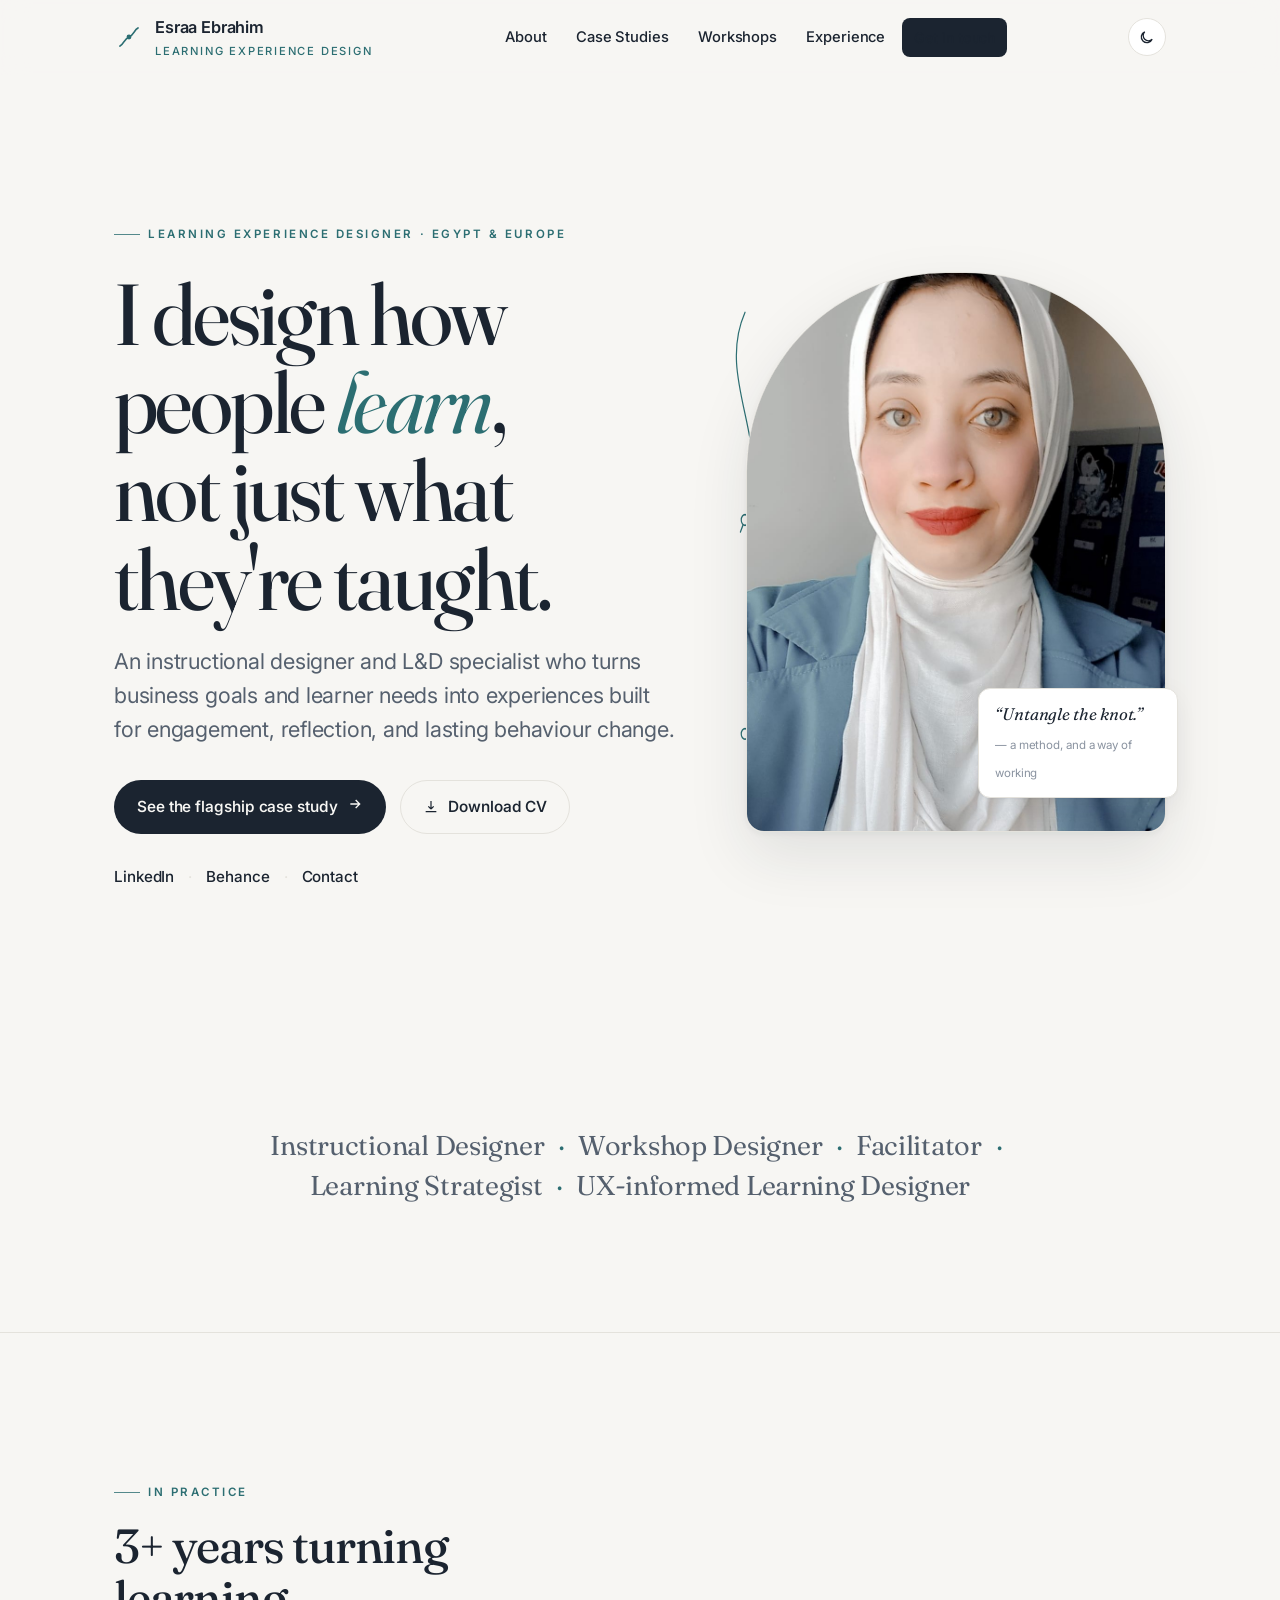
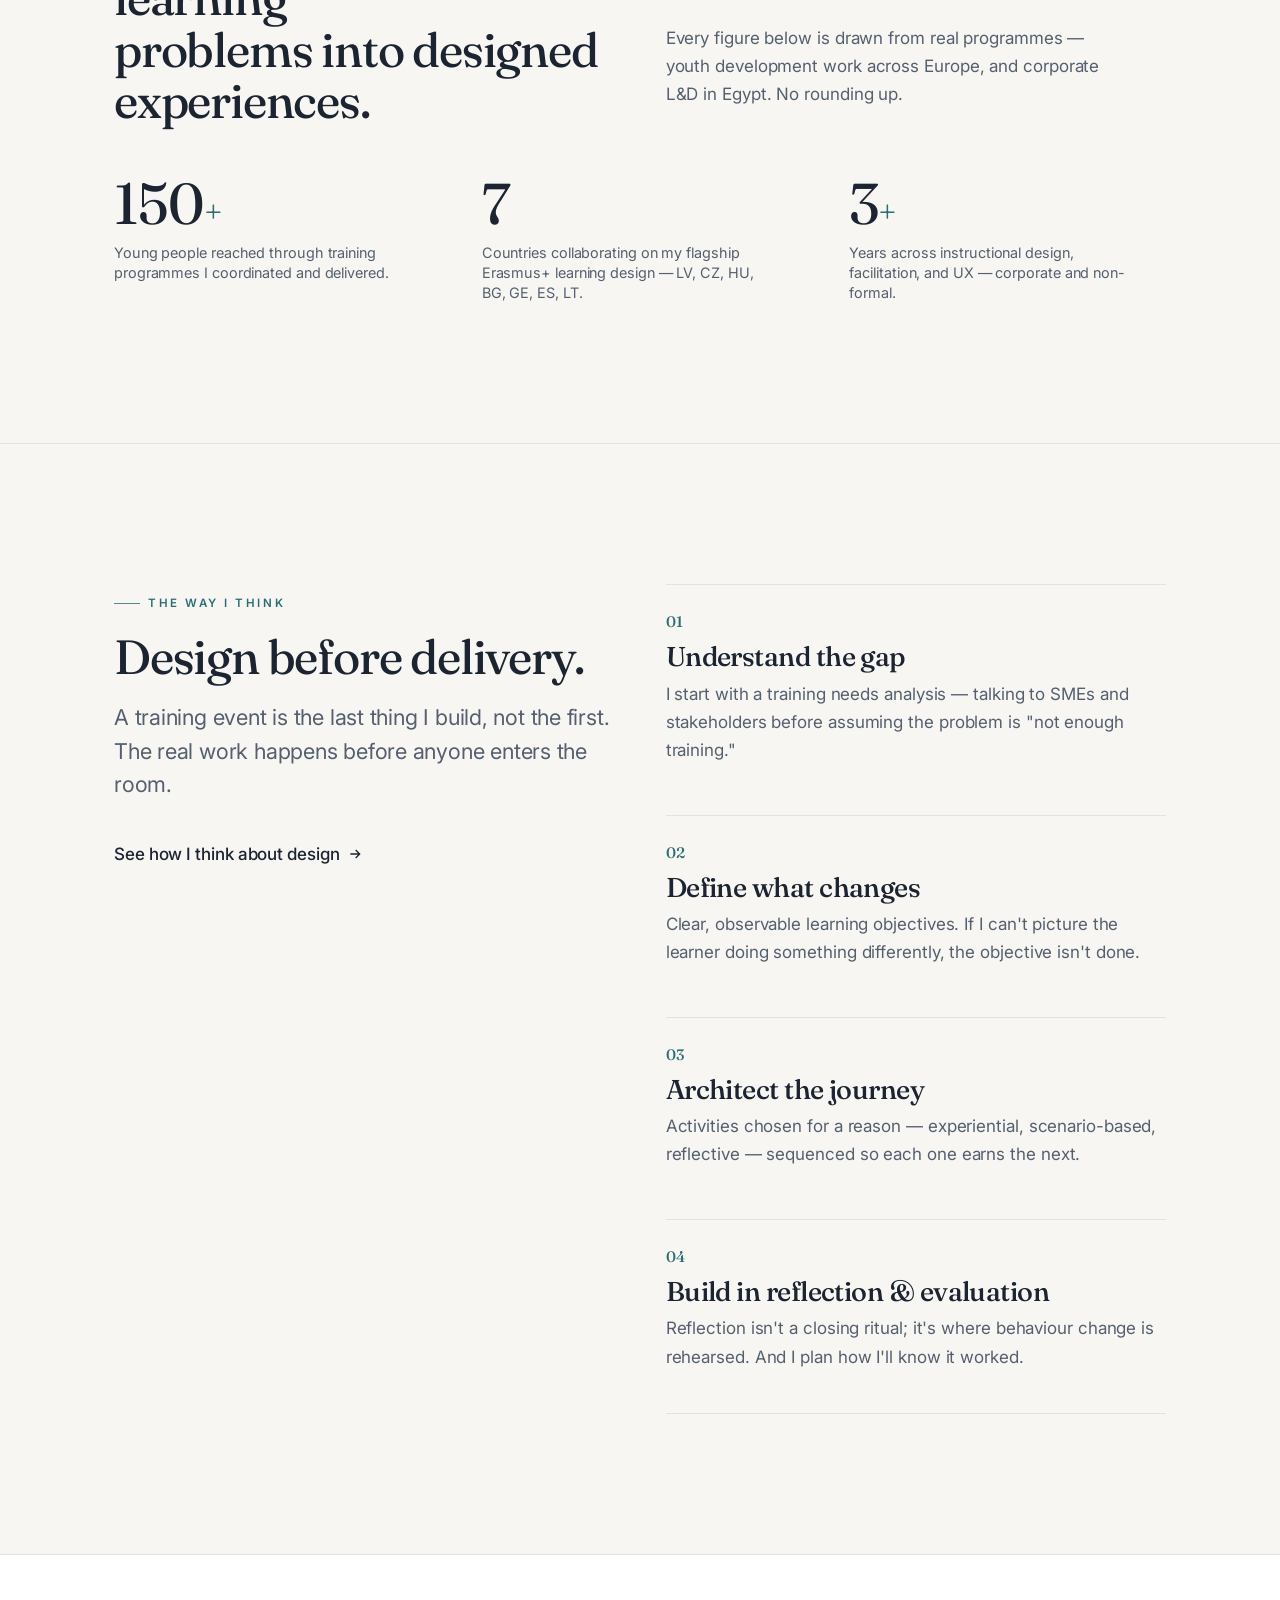
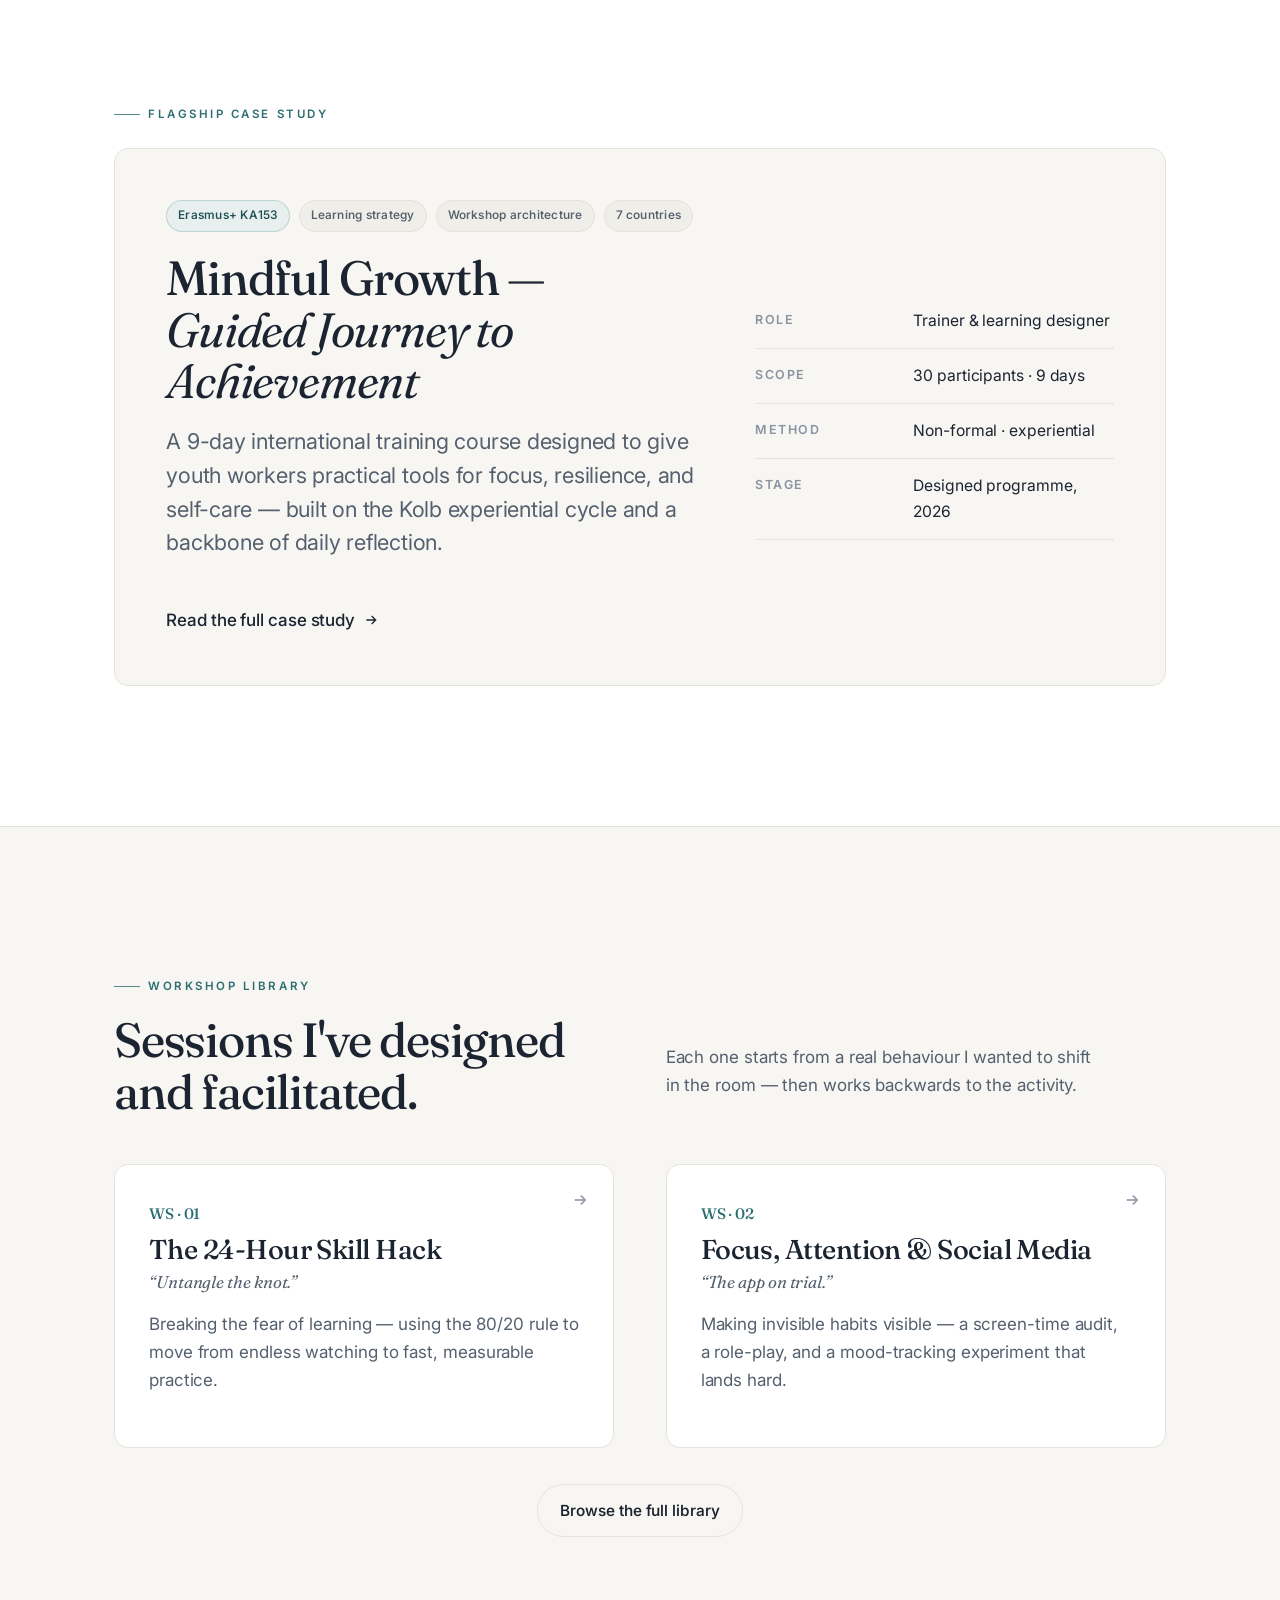
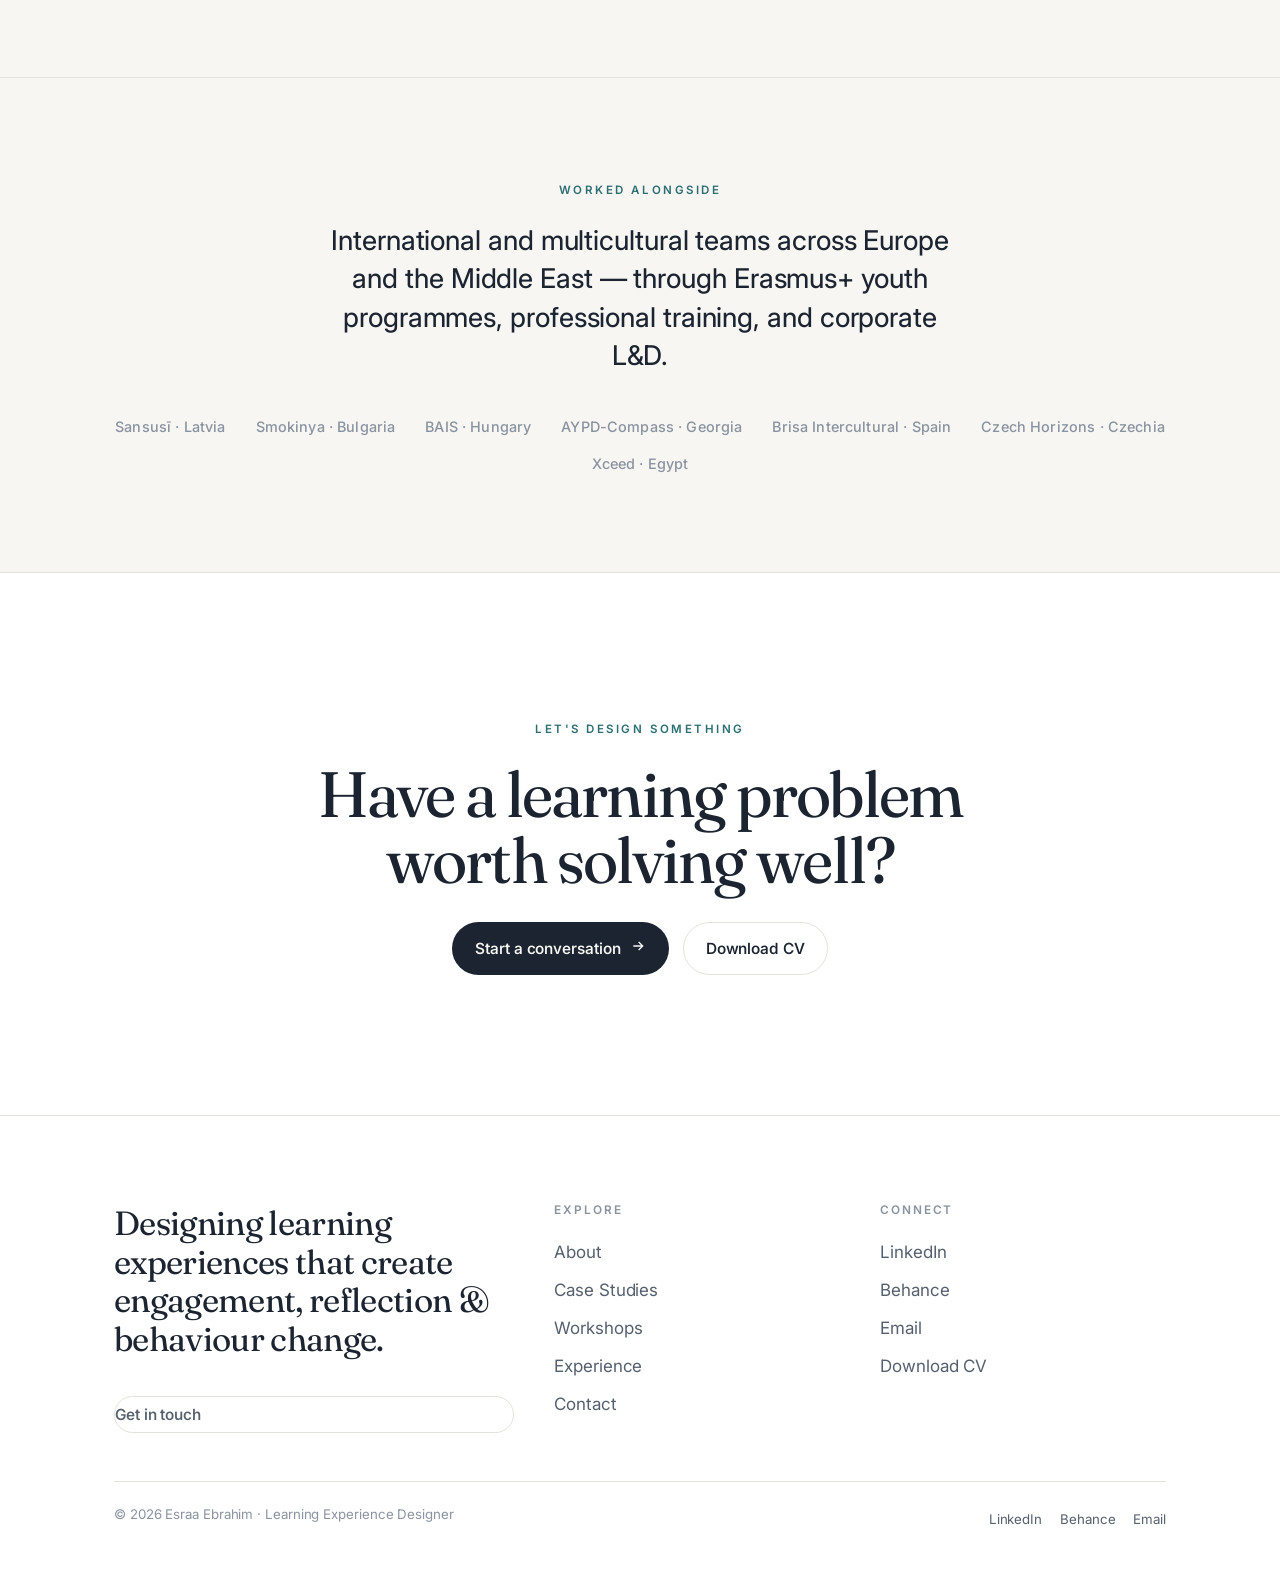
<file: esraa-portfolio-v3/site/index.html>
<!DOCTYPE html>
<html lang="en">
<head>
<meta charset="UTF-8">
<meta name="viewport" content="width=device-width, initial-scale=1">
<title>Esraa Ebrahim — Learning Experience Designer</title>
<meta name="description" content="Esraa Ebrahim designs learning experiences that create engagement, reflection, and behaviour change — combining instructional design, facilitation, and UX-informed thinking.">
<link rel="preconnect" href="https://fonts.googleapis.com">
<link rel="preconnect" href="https://fonts.gstatic.com" crossorigin>
<link href="https://fonts.googleapis.com/css2?family=Fraunces:ital,opsz,wght@0,9..144,300..600;1,9..144,300..500&family=Inter:wght@400;450;500;550;600&display=swap" rel="stylesheet">
<link rel="stylesheet" href="shared.css">
</head>
<body>
<a class="skip" href="#main">Skip to content</a>

<!-- NAV -->
<header class="nav">
  <div class="nav-inner">
    <a class="brand" href="index.html" aria-label="Esraa Ebrahim — home">
      <svg class="mark" width="30" height="30" viewBox="0 0 30 30" aria-hidden="true">
        <path d="M6 24c4-2 4-7 9-9s5-7 9-9" fill="none" stroke="var(--teal)" stroke-width="1.7" stroke-linecap="round"/>
        <circle cx="15" cy="15" r="2.4" class="knot-fill"/>
      </svg>
      <span>Esraa Ebrahim<small>Learning Experience Design</small></span>
    </a>
    <nav class="nav-links" aria-label="Primary">
      <a href="about.html">About</a>
      <a href="projects.html">Case Studies</a>
      <a href="workshops.html">Workshops</a>
      <a href="experience.html">Experience</a>
      <a href="contact.html" class="nav-cta">Get in touch</a>
    </nav>
    <div class="nav-tools">
      <button class="theme-btn" type="button" aria-label="Toggle theme"></button>
      <button class="menu-btn" type="button" aria-label="Open menu" aria-expanded="false">
        <svg width="20" height="20" viewBox="0 0 24 24" fill="none" stroke="currentColor" stroke-width="1.8"><path d="M3 6h18M3 12h18M3 18h18"/></svg>
      </button>
    </div>
  </div>
</header>

<main id="main">

<!-- HERO -->
<section class="hero section-pad">
  <div class="wrap">
    <div class="hero-grid">
      <div class="hero-copy">
        <span class="eyebrow reveal">Learning Experience Designer · Egypt &amp; Europe</span>
        <h1 class="display reveal" data-d="1">
          I design how<br>people <span class="serif-i" style="color:var(--teal)">learn</span>,<br>not just what<br>they're taught.
        </h1>
        <p class="lead reveal" data-d="2" style="margin-top:1.4rem;max-width:46ch">
          An instructional designer and L&amp;D specialist who turns business goals and learner needs into
          experiences built for engagement, reflection, and lasting behaviour change.
        </p>
        <div class="hero-cta reveal" data-d="3">
          <a class="btn btn-primary btn-arrow" href="projects.html">
            See the flagship case study
            <span class="btn-arrow"><svg width="16" height="16" viewBox="0 0 24 24" fill="none" stroke="currentColor" stroke-width="2"><path d="M5 12h14M13 6l6 6-6 6"/></svg></span>
          </a>
          <a class="btn btn-ghost" href="assets/Esraa-Ebrahim-CV.pdf" download>
            <svg width="16" height="16" viewBox="0 0 24 24" fill="none" stroke="currentColor" stroke-width="1.8"><path d="M12 3v12m0 0l-4-4m4 4l4-4M4 19h16"/></svg>
            Download CV
          </a>
        </div>
        <div class="hero-social reveal" data-d="4">
          <a class="ulink" href="https://www.linkedin.com/in/esraa-ebrahim-797725212" target="_blank" rel="noopener">LinkedIn</a>
          <span class="dot">·</span>
          <a class="ulink" href="https://www.behance.net/cd5e05d9" target="_blank" rel="noopener">Behance</a>
          <span class="dot">·</span>
          <a class="ulink" href="contact.html">Contact</a>
        </div>
      </div>

      <div class="hero-portrait reveal" data-d="2">
        <!-- the thread frames her photo -->
        <svg class="hero-thread" viewBox="0 0 120 460" preserveAspectRatio="none" aria-hidden="true">
          <path class="thread-path thread-draw" d="M60 6 C 20 70, 100 130, 60 200 S 20 330, 60 400 S 90 440, 60 454"/>
          <circle class="knot" cx="60" cy="200" r="5"/>
          <circle class="knot" cx="60" cy="400" r="5"/>
        </svg>
        <div class="portrait-frame">
          <img src="assets/esraa-portrait.jpg" alt="Portrait of Esraa Ebrahim" width="900" height="1200" loading="eager">
        </div>
        <div class="portrait-tag">
          <span class="serif-i">“Untangle the knot.”</span>
          <small>— a method, and a way of working</small>
        </div>
      </div>
    </div>
  </div>
</section>

<!-- MARQUEE / positioning strip -->
<section class="positioning section-pad-sm">
  <div class="wrap">
    <p class="position-line reveal">
      Instructional Designer <span>·</span> Workshop Designer <span>·</span> Facilitator
      <span>·</span> Learning Strategist <span>·</span> UX-informed Learning Designer
    </p>
  </div>
</section>

<hr class="divider">

<!-- NUMBERS (honest) -->
<section class="section-pad">
  <div class="wrap">
    <div class="grid cols-2" style="align-items:end;margin-bottom:48px">
      <div class="reveal">
        <span class="eyebrow">In practice</span>
        <h2 class="h2" style="margin-top:18px">3+ years turning learning<br>problems into designed experiences.</h2>
      </div>
      <p class="muted reveal" data-d="1" style="max-width:42ch">
        Every figure below is drawn from real programmes — youth development work across Europe,
        and corporate L&amp;D in Egypt. No rounding up.
      </p>
    </div>

    <div class="grid cols-3 stats-row">
      <div class="stat reveal">
        <div class="n"><span data-count="150">0</span><span class="u">+</span></div>
        <div class="l">Young people reached through training programmes I coordinated and delivered.</div>
      </div>
      <div class="stat reveal" data-d="1">
        <div class="n"><span data-count="7">0</span></div>
        <div class="l">Countries collaborating on my flagship Erasmus+ learning design — LV, CZ, HU, BG, GE, ES, LT.</div>
      </div>
      <div class="stat reveal" data-d="2">
        <div class="n"><span data-count="3">0</span><span class="u">+</span></div>
        <div class="l">Years across instructional design, facilitation, and UX — corporate and non-formal.</div>
      </div>
    </div>
  </div>
</section>

<hr class="divider">

<!-- APPROACH PREVIEW -->
<section class="section-pad">
  <div class="wrap">
    <div class="grid cols-2" style="align-items:start">
      <div class="reveal sticky-col">
        <span class="eyebrow">The way I think</span>
        <h2 class="h2" style="margin-top:18px">Design before delivery.</h2>
        <p class="lead" style="margin-top:18px;max-width:40ch">
          A training event is the last thing I build, not the first. The real work happens before anyone enters the room.
        </p>
        <a class="ulink" href="about.html" style="margin-top:14px;display:inline-flex">
          See how I think about design
          <svg width="16" height="16" viewBox="0 0 24 24" fill="none" stroke="currentColor" stroke-width="2"><path d="M5 12h14M13 6l6 6-6 6"/></svg>
        </a>
      </div>

      <ol class="approach-steps">
        <li class="reveal">
          <span class="kicker-num">01</span>
          <h3 class="h3">Understand the gap</h3>
          <p class="muted">I start with a training needs analysis — talking to SMEs and stakeholders before assuming the problem is "not enough training."</p>
        </li>
        <li class="reveal" data-d="1">
          <span class="kicker-num">02</span>
          <h3 class="h3">Define what changes</h3>
          <p class="muted">Clear, observable learning objectives. If I can't picture the learner doing something differently, the objective isn't done.</p>
        </li>
        <li class="reveal" data-d="2">
          <span class="kicker-num">03</span>
          <h3 class="h3">Architect the journey</h3>
          <p class="muted">Activities chosen for a reason — experiential, scenario-based, reflective — sequenced so each one earns the next.</p>
        </li>
        <li class="reveal" data-d="3">
          <span class="kicker-num">04</span>
          <h3 class="h3">Build in reflection &amp; evaluation</h3>
          <p class="muted">Reflection isn't a closing ritual; it's where behaviour change is rehearsed. And I plan how I'll know it worked.</p>
        </li>
      </ol>
    </div>
  </div>
</section>

<hr class="divider">

<!-- FEATURED PROJECT PREVIEW -->
<section class="featured-preview section-pad">
  <div class="wrap">
    <div class="reveal">
      <span class="eyebrow">Flagship case study</span>
    </div>
    <a class="feature-card card card-hover reveal" data-d="1" href="mindful-growth.html">
      <div class="feature-card-body">
        <div class="pill-row" style="margin-bottom:20px">
          <span class="tag">Erasmus+ KA153</span>
          <span class="tag tag-plain">Learning strategy</span>
          <span class="tag tag-plain">Workshop architecture</span>
          <span class="tag tag-plain">7 countries</span>
        </div>
        <h2 class="h2">Mindful Growth —<br><span class="serif-i">Guided Journey to Achievement</span></h2>
        <p class="lead" style="margin-top:18px;max-width:54ch">
          A 9-day international training course designed to give youth workers practical tools for focus, resilience,
          and self-care — built on the Kolb experiential cycle and a backbone of daily reflection.
        </p>
        <span class="ulink" style="margin-top:22px;display:inline-flex">
          Read the full case study
          <svg width="16" height="16" viewBox="0 0 24 24" fill="none" stroke="currentColor" stroke-width="2"><path d="M5 12h14M13 6l6 6-6 6"/></svg>
        </span>
      </div>
      <div class="feature-card-meta">
        <div class="meta-list" style="border-top:0">
          <div class="row"><span class="k">Role</span><span class="v">Trainer &amp; learning designer</span></div>
          <div class="row"><span class="k">Scope</span><span class="v">30 participants · 9 days</span></div>
          <div class="row"><span class="k">Method</span><span class="v">Non-formal · experiential</span></div>
          <div class="row"><span class="k">Stage</span><span class="v">Designed programme, 2026</span></div>
        </div>
      </div>
    </a>
  </div>
</section>

<hr class="divider">

<!-- WORKSHOPS PREVIEW -->
<section class="section-pad">
  <div class="wrap">
    <div class="grid cols-2" style="align-items:end;margin-bottom:46px">
      <div class="reveal">
        <span class="eyebrow">Workshop library</span>
        <h2 class="h2" style="margin-top:18px">Sessions I've designed<br>and facilitated.</h2>
      </div>
      <p class="muted reveal" data-d="1" style="max-width:40ch">
        Each one starts from a real behaviour I wanted to shift in the room — then works backwards to the activity.
      </p>
    </div>

    <div class="grid cols-2 ws-grid">
      <a class="ws-card card card-hover reveal" href="workshop-untangle.html">
        <span class="kicker-num">WS · 01</span>
        <h3 class="h3" style="margin-top:8px">The 24-Hour Skill Hack</h3>
        <p class="muted serif-i" style="margin:4px 0 14px">“Untangle the knot.”</p>
        <p class="muted">Breaking the fear of learning — using the 80/20 rule to move from endless watching to fast, measurable practice.</p>
        <span class="ws-go"><svg width="18" height="18" viewBox="0 0 24 24" fill="none" stroke="currentColor" stroke-width="2"><path d="M5 12h14M13 6l6 6-6 6"/></svg></span>
      </a>
      <a class="ws-card card card-hover reveal" data-d="1" href="workshop-focus.html">
        <span class="kicker-num">WS · 02</span>
        <h3 class="h3" style="margin-top:8px">Focus, Attention &amp; Social Media</h3>
        <p class="muted serif-i" style="margin:4px 0 14px">“The app on trial.”</p>
        <p class="muted">Making invisible habits visible — a screen-time audit, a role-play, and a mood-tracking experiment that lands hard.</p>
        <span class="ws-go"><svg width="18" height="18" viewBox="0 0 24 24" fill="none" stroke="currentColor" stroke-width="2"><path d="M5 12h14M13 6l6 6-6 6"/></svg></span>
      </a>
    </div>
    <div class="center reveal" style="margin-top:36px">
      <a class="btn btn-ghost" href="workshops.html">Browse the full library</a>
    </div>
  </div>
</section>

<hr class="divider">

<!-- COLLABORATION (honest, no fake testimonials) -->
<section class="section-pad-sm">
  <div class="wrap">
    <div class="center reveal" style="max-width:640px;margin-inline:auto">
      <span class="eyebrow no-rule" style="justify-content:center">Worked alongside</span>
      <p class="h3" style="margin-top:20px;font-weight:450;line-height:1.4">
        International and multicultural teams across Europe and the Middle East —
        through Erasmus+ youth programmes, professional training, and corporate L&amp;D.
      </p>
    </div>
    <div class="logo-row reveal" data-d="1">
      <span>Sansusī · Latvia</span>
      <span>Smokinya · Bulgaria</span>
      <span>BAIS · Hungary</span>
      <span>AYPD-Compass · Georgia</span>
      <span>Brisa Intercultural · Spain</span>
      <span>Czech Horizons · Czechia</span>
      <span>Xceed · Egypt</span>
    </div>
  </div>
</section>

<!-- CTA -->
<section class="cta-band section-pad">
  <div class="wrap center">
    <span class="eyebrow no-rule reveal" style="justify-content:center">Let's design something</span>
    <h2 class="display reveal" data-d="1" style="margin-top:20px;font-size:clamp(2.2rem,5.5vw,4rem)">
      Have a learning problem<br>worth solving well?
    </h2>
    <div class="hero-cta reveal center" data-d="2" style="justify-content:center;margin-top:30px">
      <a class="btn btn-primary btn-arrow" href="contact.html">Start a conversation
        <span class="btn-arrow"><svg width="16" height="16" viewBox="0 0 24 24" fill="none" stroke="currentColor" stroke-width="2"><path d="M5 12h14M13 6l6 6-6 6"/></svg></span>
      </a>
      <a class="btn btn-ghost" href="assets/Esraa-Ebrahim-CV.pdf" download>Download CV</a>
    </div>
  </div>
</section>

</main>

<!-- FOOTER -->
<footer class="footer">
  <div class="wrap">
    <div class="footer-grid">
      <div>
        <p class="big">Designing learning experiences that create engagement, reflection &amp; behaviour change.</p>
        <a class="btn btn-ghost" style="margin-top:24px" href="contact.html">Get in touch</a>
      </div>
      <div>
        <h4>Explore</h4>
        <a href="about.html">About</a>
        <a href="projects.html">Case Studies</a>
        <a href="workshops.html">Workshops</a>
        <a href="experience.html">Experience</a>
        <a href="contact.html">Contact</a>
      </div>
      <div>
        <h4>Connect</h4>
        <a href="https://www.linkedin.com/in/esraa-ebrahim-797725212" target="_blank" rel="noopener">LinkedIn</a>
        <a href="https://www.behance.net/cd5e05d9" target="_blank" rel="noopener">Behance</a>
        <a href="mailto:esraa.ibrahim.mostafa@gmail.com">Email</a>
        <a href="assets/Esraa-Ebrahim-CV.pdf" download>Download CV</a>
      </div>
    </div>
    <div class="footer-base">
      <span>© 2026 Esraa Ebrahim · Learning Experience Designer</span>
      <span class="footer-links" style="display:flex;gap:18px">
        <a href="https://www.linkedin.com/in/esraa-ebrahim-797725212" target="_blank" rel="noopener">LinkedIn</a>
        <a href="https://www.behance.net/cd5e05d9" target="_blank" rel="noopener">Behance</a>
        <a href="mailto:esraa.ibrahim.mostafa@gmail.com">Email</a>
      </span>
    </div>
  </div>
</footer>

<style>
/* ---- home-specific ---- */
.hero-grid{display:grid;grid-template-columns:1.15fr .85fr;gap:clamp(32px,5vw,72px);align-items:center}
@media(max-width:900px){.hero-grid{grid-template-columns:1fr;gap:48px}}
.hero-copy h1{margin-top:26px}
.hero-cta{display:flex;flex-wrap:wrap;gap:14px;margin-top:34px}
.hero-social{display:flex;align-items:center;gap:14px;margin-top:30px;color:var(--ink-faint);font-size:.95rem}
.hero-social .dot{color:var(--line)}
.hero-portrait{position:relative;justify-self:center;max-width:420px;width:100%}
.hero-thread{position:absolute;left:-46px;top:6%;height:88%;width:90px;z-index:0;overflow:visible}
@media(max-width:560px){.hero-thread{display:none}}
.portrait-frame{position:relative;z-index:1;border-radius:200px 200px 18px 18px;overflow:hidden;border:1px solid var(--line);box-shadow:var(--shadow-lg)}
.portrait-frame img{width:100%;height:auto}
.portrait-tag{position:absolute;z-index:2;right:-12px;bottom:34px;background:var(--paper-2);border:1px solid var(--line);
  border-radius:12px;padding:12px 16px;box-shadow:var(--shadow);max-width:200px}
.portrait-tag .serif-i{font-size:1.05rem;color:var(--ink);display:block}
.portrait-tag small{color:var(--ink-faint);font-size:.72rem}
@media(max-width:560px){.portrait-tag{right:8px;bottom:14px}}

.positioning{}
.position-line{font-family:var(--f-display);font-weight:380;font-size:clamp(1.1rem,2.4vw,1.7rem);line-height:1.5;
  color:var(--ink-soft);letter-spacing:-.01em;text-align:center;max-width:50ch;margin-inline:auto}
.position-line span{color:var(--teal);margin-inline:.3em}

.stats-row .stat{padding-right:18px}
@media(max-width:860px){.stats-row{gap:34px}}

.approach-steps{list-style:none;margin:0;padding:0;display:grid;gap:8px}
.approach-steps li{padding:24px 0;border-top:1px solid var(--line)}
.approach-steps li:last-child{border-bottom:1px solid var(--line)}
.approach-steps .kicker-num{display:block;margin-bottom:8px}
.approach-steps .h3{margin-bottom:8px}
.sticky-col{position:sticky;top:100px}
@media(max-width:860px){.sticky-col{position:static}}

.feature-card{display:grid;grid-template-columns:1.5fr 1fr;gap:clamp(28px,4vw,56px);text-decoration:none;color:inherit;align-items:center;margin-top:24px;padding:clamp(28px,4vw,52px)}
@media(max-width:820px){.feature-card{grid-template-columns:1fr;gap:30px}}
.featured-preview{background:var(--paper-2)}
[data-theme="dark"] .featured-preview{background:var(--paper)}
.featured-preview .feature-card{background:var(--paper)}
[data-theme="dark"] .featured-preview .feature-card{background:var(--paper-2)}

.ws-card{display:block;text-decoration:none;color:inherit;position:relative}
.ws-card .ws-go{position:absolute;right:24px;top:24px;color:var(--ink-faint);transition:transform .25s var(--ease),color .25s}
.ws-card:hover .ws-go{transform:translateX(4px);color:var(--teal)}

.logo-row{display:flex;flex-wrap:wrap;justify-content:center;gap:14px 30px;margin-top:40px;
  font-size:.9rem;color:var(--ink-faint);font-weight:500;letter-spacing:.01em}
.logo-row span{position:relative;white-space:nowrap}

.cta-band{background:var(--paper-2);border-top:1px solid var(--line)}
[data-theme="dark"] .cta-band{background:var(--paper-2)}
</style>

<script src="shared.js"></script>
</body>
</html>
</file>
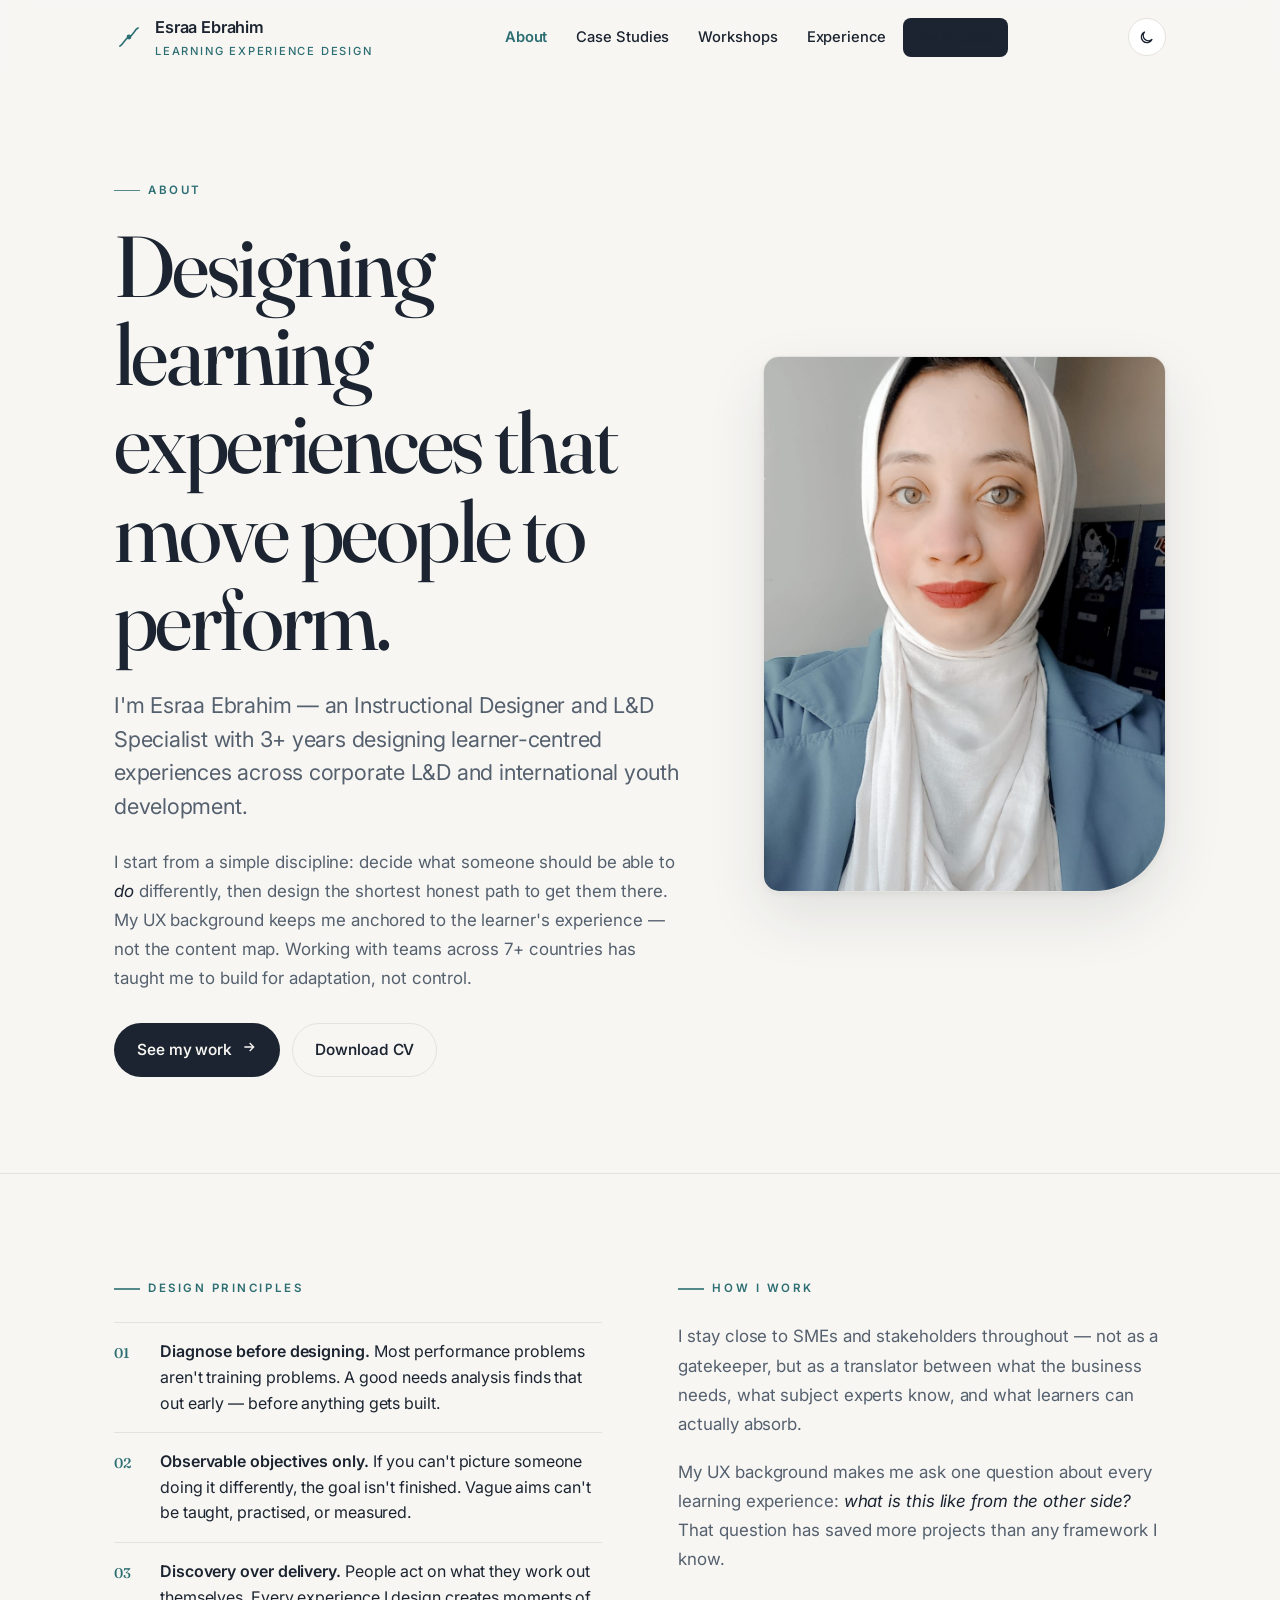
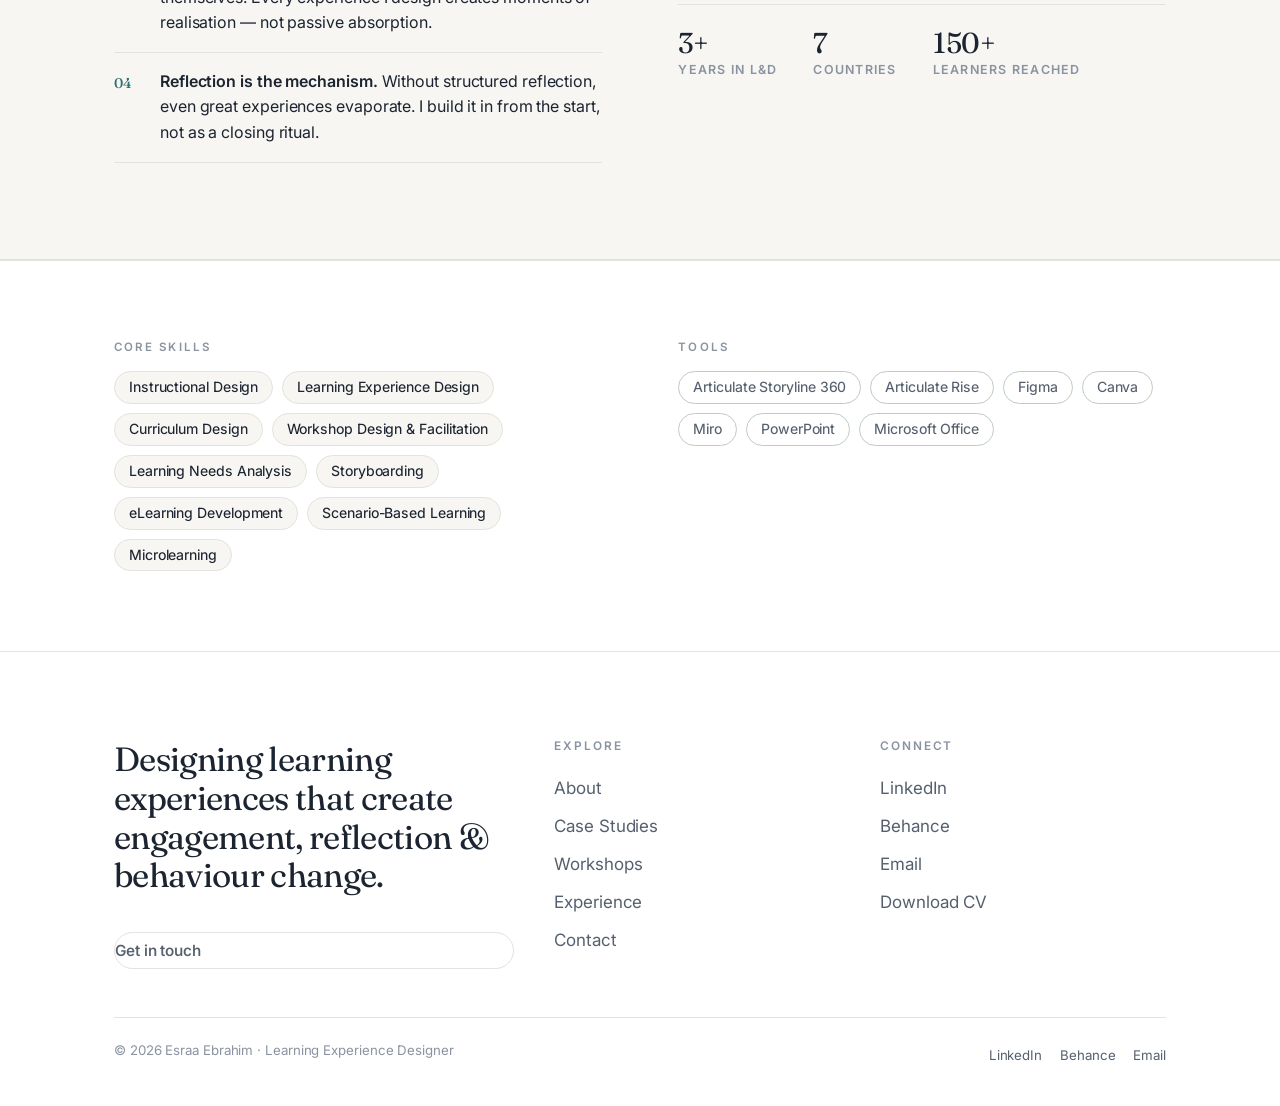
<file: esraa-portfolio-v3/site/about.html>
<!DOCTYPE html>
<html lang="en">
<head>
<meta charset="UTF-8">
<meta name="viewport" content="width=device-width, initial-scale=1">
<title>About — Esraa Ebrahim</title>
<meta name="description" content="Esraa Ebrahim — Instructional Designer & L&D Specialist with 3+ years designing learner-centred experiences across corporate L&D and international youth development.">
<link rel="preconnect" href="https://fonts.googleapis.com">
<link rel="preconnect" href="https://fonts.gstatic.com" crossorigin>
<link href="https://fonts.googleapis.com/css2?family=Fraunces:ital,opsz,wght@0,9..144,300..600;1,9..144,300..500&family=Inter:wght@400;450;500;550;600&display=swap" rel="stylesheet">
<link rel="stylesheet" href="shared.css">
</head>
<body>
<a class="skip" href="#main">Skip to content</a>
<header class="nav">
  <div class="nav-inner">
    <a class="brand" href="index.html" aria-label="Esraa Ebrahim — home">
      <svg class="mark" width="30" height="30" viewBox="0 0 30 30" aria-hidden="true">
        <path d="M6 24c4-2 4-7 9-9s5-7 9-9" fill="none" stroke="var(--teal)" stroke-width="1.7" stroke-linecap="round"/>
        <circle cx="15" cy="15" r="2.4" class="knot-fill"/>
      </svg>
      <span>Esraa Ebrahim<small>Learning Experience Design</small></span>
    </a>
    <nav class="nav-links" aria-label="Primary">
      <a href="about.html" class="active">About</a><a href="projects.html">Case Studies</a><a href="workshops.html">Workshops</a><a href="experience.html">Experience</a>
      <a href="contact.html" class="nav-cta">Get in touch</a>
    </nav>
    <div class="nav-tools">
      <button class="theme-btn" type="button" aria-label="Toggle theme"></button>
      <button class="menu-btn" type="button" aria-label="Open menu" aria-expanded="false">
        <svg width="20" height="20" viewBox="0 0 24 24" fill="none" stroke="currentColor" stroke-width="1.8"><path d="M3 6h18M3 12h18M3 18h18"/></svg>
      </button>
    </div>
  </div>
</header>
<main id="main">

<section class="page-hero section-pad-sm">
  <div class="wrap">
    <div class="about-top">
      <div class="reveal">
        <span class="eyebrow">About</span>
        <h1 class="display" data-d="1" style="margin-top:22px;max-width:15ch">
          Designing learning experiences that move people to perform.
        </h1>
        <p class="lead" data-d="2" style="margin-top:26px;max-width:54ch">
          I'm Esraa Ebrahim — an Instructional Designer and L&amp;D Specialist with 3+ years designing
          learner-centred experiences across corporate L&amp;D and international youth development.
        </p>
        <p class="about-body reveal" data-d="3">
          I start from a simple discipline: decide what someone should be able to <em>do</em> differently,
          then design the shortest honest path to get them there. My UX background keeps me anchored to the learner's
          experience — not the content map. Working with teams across 7+ countries has taught me to build for
          adaptation, not control.
        </p>
        <div class="about-cta reveal" data-d="3">
          <a class="btn btn-primary btn-arrow" href="projects.html">See my work
            <span class="btn-arrow"><svg width="16" height="16" viewBox="0 0 24 24" fill="none" stroke="currentColor" stroke-width="2"><path d="M5 12h14M13 6l6 6-6 6"/></svg></span></a>
          <a class="btn btn-ghost" href="assets/Esraa-Ebrahim-CV.pdf" download>Download CV</a>
        </div>
      </div>
      <div class="about-portrait reveal" data-d="2">
        <img src="assets/esraa-portrait.jpg" alt="Esraa Ebrahim" loading="lazy">
      </div>
    </div>
  </div>
</section>

<hr class="divider">

<!-- Design principles — scannable, 2-column -->
<section class="section-pad-sm">
  <div class="wrap">
    <div class="about-two-col reveal">
      <div>
        <span class="eyebrow">Design principles</span>
        <ul class="principle-list">
          <li>
            <span class="pl-n">01</span>
            <div><strong>Diagnose before designing.</strong> Most performance problems aren't training problems. A good needs analysis finds that out early — before anything gets built.</div>
          </li>
          <li>
            <span class="pl-n">02</span>
            <div><strong>Observable objectives only.</strong> If you can't picture someone doing it differently, the goal isn't finished. Vague aims can't be taught, practised, or measured.</div>
          </li>
          <li>
            <span class="pl-n">03</span>
            <div><strong>Discovery over delivery.</strong> People act on what they work out themselves. Every experience I design creates moments of realisation — not passive absorption.</div>
          </li>
          <li>
            <span class="pl-n">04</span>
            <div><strong>Reflection is the mechanism.</strong> Without structured reflection, even great experiences evaporate. I build it in from the start, not as a closing ritual.</div>
          </li>
        </ul>
      </div>
      <div>
        <span class="eyebrow">How I work</span>
        <p class="about-body" style="margin-top:24px">I stay close to SMEs and stakeholders throughout — not as a gatekeeper, but as a translator between what the business needs, what subject experts know, and what learners can actually absorb.</p>
        <p class="about-body">My UX background makes me ask one question about every learning experience: <em>what is this like from the other side?</em> That question has saved more projects than any framework I know.</p>
        <div class="about-quick-stats">
          <div class="qs"><span class="qs-n">3+</span><span class="qs-l">years in L&amp;D</span></div>
          <div class="qs"><span class="qs-n">7</span><span class="qs-l">countries</span></div>
          <div class="qs"><span class="qs-n">150+</span><span class="qs-l">learners reached</span></div>
        </div>
      </div>
    </div>
  </div>
</section>

<hr class="divider">

<!-- Skills + Tools — compact -->
<section class="about-skills-band">
  <div class="wrap">
    <div class="skills-grid reveal">
      <div class="sg-col">
        <h2 class="sg-label">Core Skills</h2>
        <div class="chip-row">
          <span class="chip">Instructional Design</span>
          <span class="chip">Learning Experience Design</span>
          <span class="chip">Curriculum Design</span>
          <span class="chip">Workshop Design &amp; Facilitation</span>
          <span class="chip">Learning Needs Analysis</span>
          <span class="chip">Storyboarding</span>
          <span class="chip">eLearning Development</span>
          <span class="chip">Scenario-Based Learning</span>
          <span class="chip">Microlearning</span>
        </div>
      </div>
      <div class="sg-col">
        <h2 class="sg-label">Tools</h2>
        <div class="chip-row">
          <span class="chip chip-tool">Articulate Storyline 360</span>
          <span class="chip chip-tool">Articulate Rise</span>
          <span class="chip chip-tool">Figma</span>
          <span class="chip chip-tool">Canva</span>
          <span class="chip chip-tool">Miro</span>
          <span class="chip chip-tool">PowerPoint</span>
          <span class="chip chip-tool">Microsoft Office</span>
        </div>
      </div>
    </div>
  </div>
</section>

</main>
<style>

.about-top{display:grid;grid-template-columns:1.35fr .95fr;gap:clamp(36px,6vw,80px);align-items:center}
@media(max-width:860px){.about-top{grid-template-columns:1fr}}
.about-portrait img{width:100%;border-radius:16px 16px 72px 16px;border:1px solid var(--line);box-shadow:var(--shadow-lg);display:block}
.about-body{font-size:1.06rem;line-height:1.72;color:var(--ink-soft);margin-top:18px;max-width:56ch}
.about-body em{font-style:italic;color:var(--ink)}
.about-cta{display:flex;gap:12px;flex-wrap:wrap;margin-top:30px}

.about-two-col{display:grid;grid-template-columns:1fr 1fr;gap:clamp(48px,6vw,96px);align-items:start}
@media(max-width:820px){.about-two-col{grid-template-columns:1fr;gap:48px}}

.principle-list{list-style:none;padding:0;margin:24px 0 0;display:grid;gap:0}
.principle-list li{display:grid;grid-template-columns:40px 1fr;gap:6px;padding:16px 0;border-bottom:1px solid var(--line);align-items:start;font-size:1rem;line-height:1.6;color:var(--ink)}
.principle-list li:first-child{border-top:1px solid var(--line)}
.principle-list strong{font-weight:600;color:var(--ink)}
.pl-n{font-family:var(--f-display);color:var(--teal);font-size:.88rem;font-weight:500;padding-top:3px}

.about-quick-stats{display:flex;gap:clamp(20px,3vw,36px);margin-top:30px;padding-top:24px;border-top:1px solid var(--line)}
.qs{display:flex;flex-direction:column;gap:2px}
.qs-n{font-family:var(--f-display);font-size:1.8rem;font-weight:420;color:var(--ink);line-height:1}
.qs-l{font-size:.78rem;letter-spacing:.1em;text-transform:uppercase;color:var(--ink-faint);font-weight:600}

.about-skills-band{background:var(--paper-2);border-top:1px solid var(--line);padding-block:clamp(48px,7vw,80px)}
.skills-grid{display:grid;grid-template-columns:1fr 1fr;gap:clamp(40px,6vw,80px)}
@media(max-width:700px){.skills-grid{grid-template-columns:1fr;gap:36px}}
.sg-label{font-size:.72rem;letter-spacing:.18em;text-transform:uppercase;color:var(--ink-faint);font-weight:600;margin-bottom:18px;font-family:var(--f-body)}
.chip-row{display:flex;flex-wrap:wrap;gap:9px}
.chip{display:inline-block;padding:7px 14px;border-radius:100px;border:1px solid var(--line);background:var(--paper);font-size:.88rem;color:var(--ink);font-weight:450;line-height:1.2}
.chip-tool{background:transparent;color:var(--ink-soft);border-color:color-mix(in srgb,var(--line) 80%,var(--teal) 20%)}

</style>
<footer class="footer">
  <div class="wrap">
    <div class="footer-grid">
      <div>
        <p class="big">Designing learning experiences that create engagement, reflection &amp; behaviour change.</p>
        <a class="btn btn-ghost" style="margin-top:24px" href="contact.html">Get in touch</a>
      </div>
      <div>
        <h4>Explore</h4>
        <a href="about.html">About</a>
        <a href="projects.html">Case Studies</a>
        <a href="workshops.html">Workshops</a>
        <a href="experience.html">Experience</a>
        <a href="contact.html">Contact</a>
      </div>
      <div>
        <h4>Connect</h4>
        <a href="https://www.linkedin.com/in/esraa-ebrahim-797725212" target="_blank" rel="noopener">LinkedIn</a>
        <a href="https://www.behance.net/cd5e05d9" target="_blank" rel="noopener">Behance</a>
        <a href="mailto:esraa.ibrahim.mostafa@gmail.com">Email</a>
        <a href="assets/Esraa-Ebrahim-CV.pdf" download>Download CV</a>
      </div>
    </div>
    <div class="footer-base">
      <span>© 2026 Esraa Ebrahim · Learning Experience Designer</span>
      <span style="display:flex;gap:18px">
        <a href="https://www.linkedin.com/in/esraa-ebrahim-797725212" target="_blank" rel="noopener">LinkedIn</a>
        <a href="https://www.behance.net/cd5e05d9" target="_blank" rel="noopener">Behance</a>
        <a href="mailto:esraa.ibrahim.mostafa@gmail.com">Email</a>
      </span>
    </div>
  </div>
</footer>
<script src="shared.js"></script>
</body>
</html>
</file>
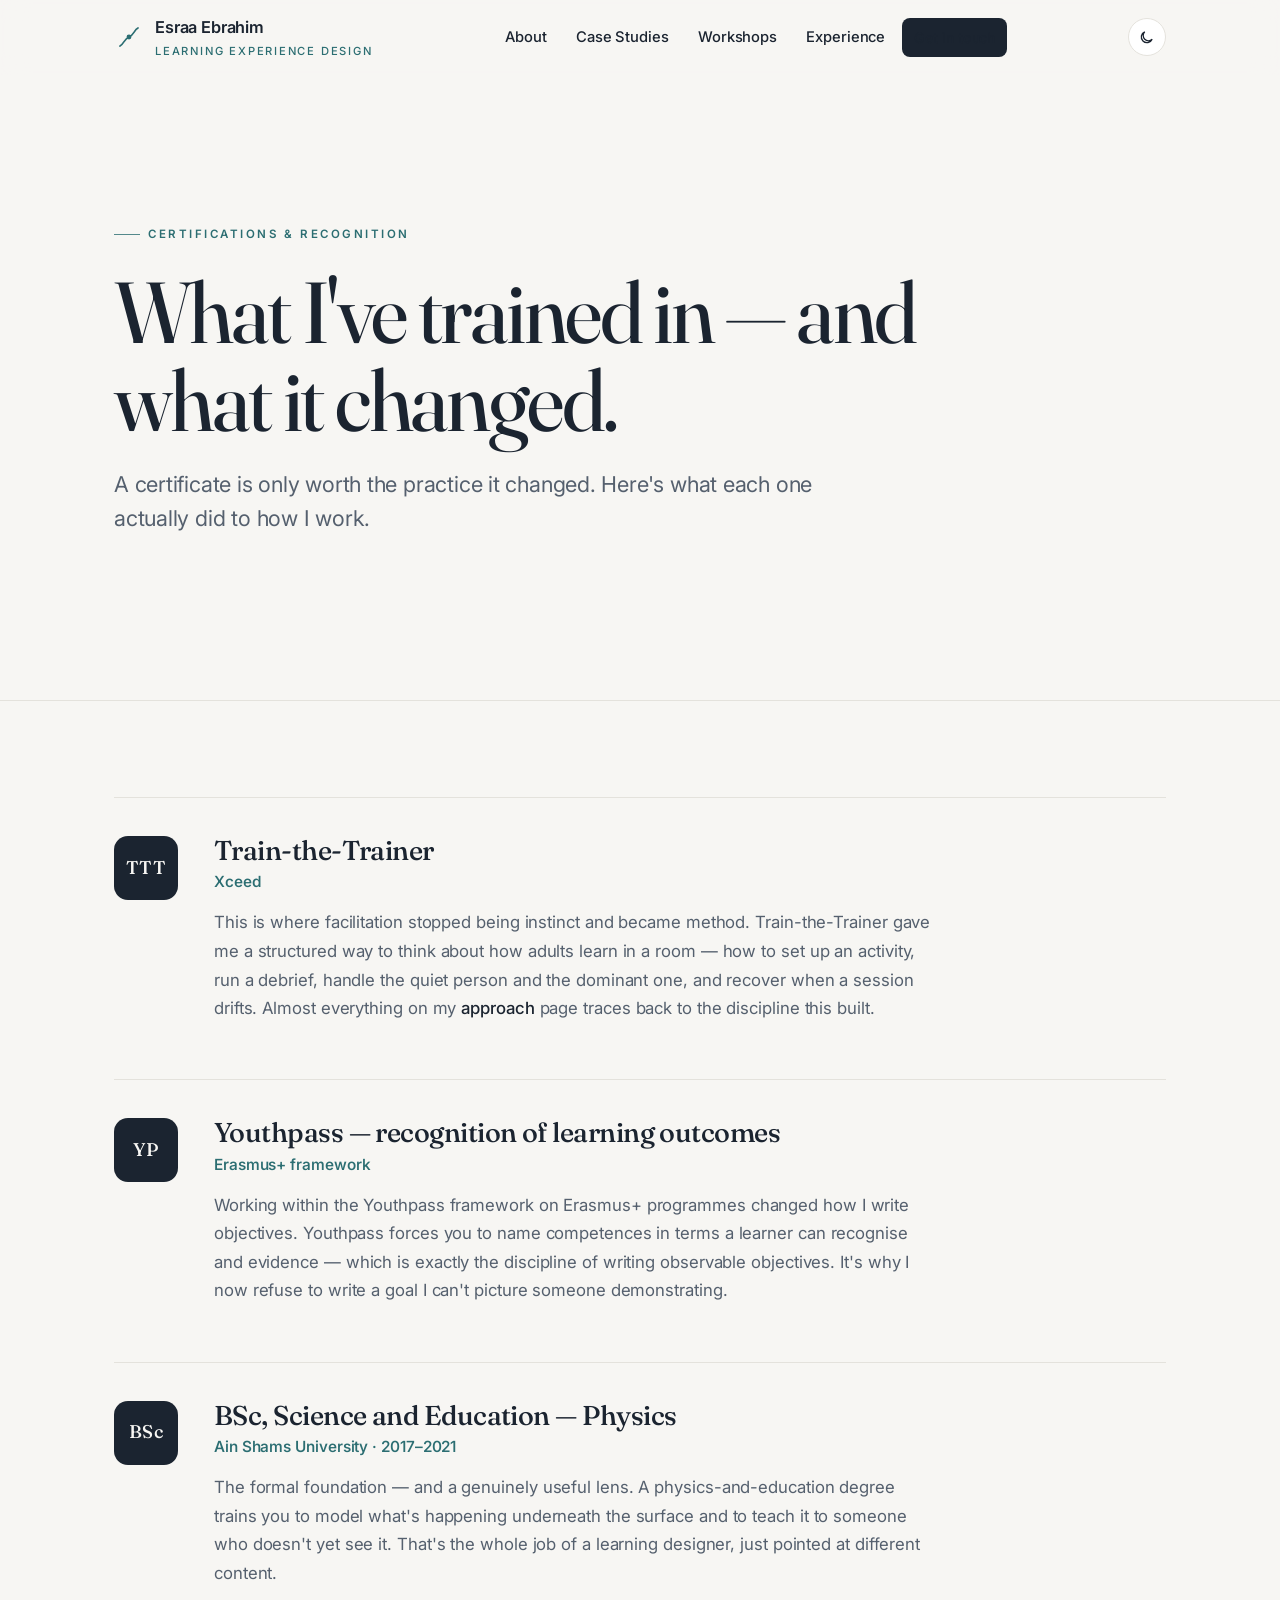
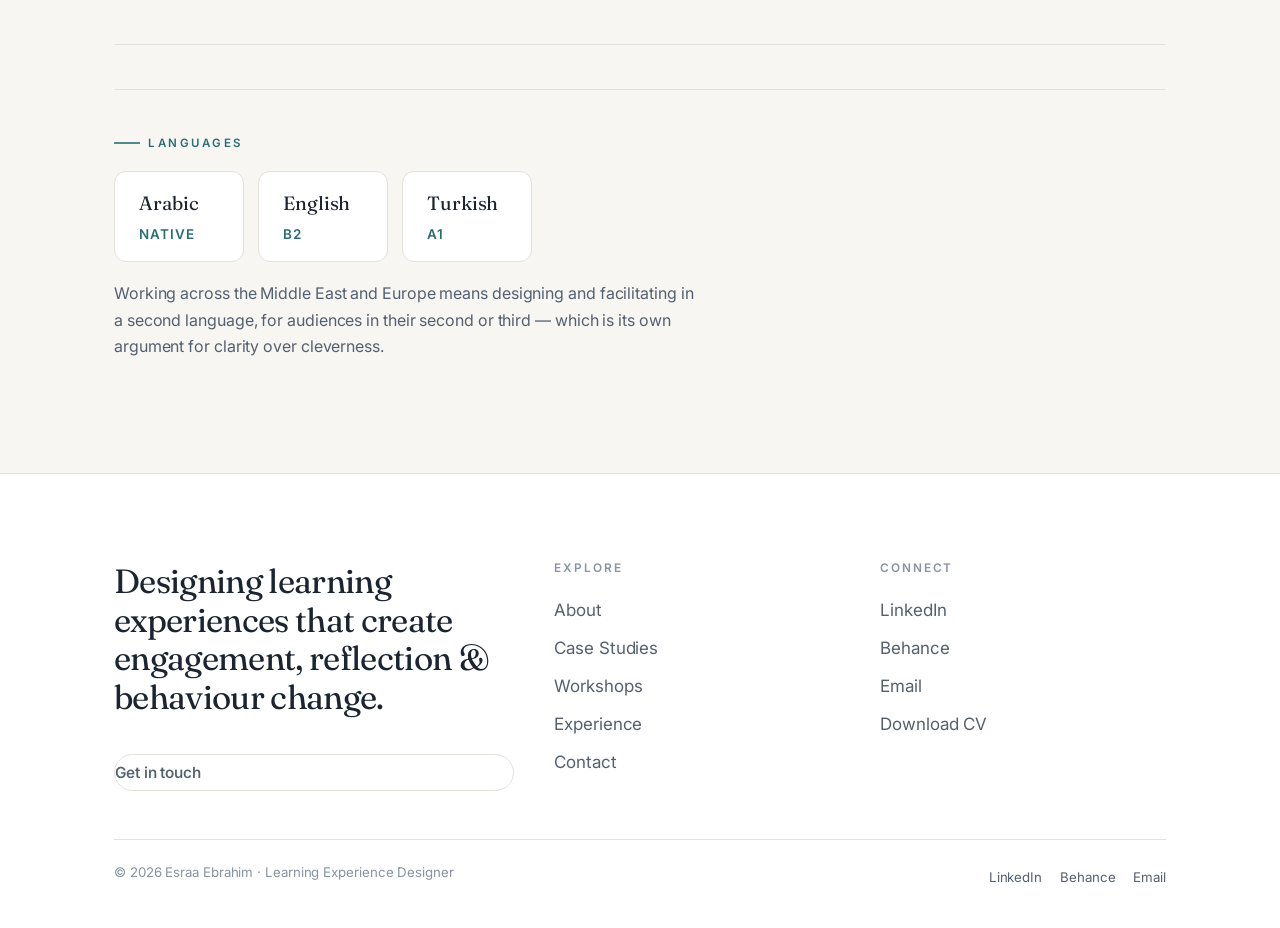
<file: esraa-portfolio-v3/site/certifications.html>
<!DOCTYPE html>
<html lang="en">
<head>
<meta charset="UTF-8">
<meta name="viewport" content="width=device-width, initial-scale=1">
<title>Certifications — Esraa Ebrahim</title>
<meta name="description" content="Esraa Ebrahim — Learning Experience Designer. Train-the-Trainer, Youthpass, and a physics-and-education foundation.">
<link rel="preconnect" href="https://fonts.googleapis.com">
<link rel="preconnect" href="https://fonts.gstatic.com" crossorigin>
<link href="https://fonts.googleapis.com/css2?family=Fraunces:ital,opsz,wght@0,9..144,300..600;1,9..144,300..500&family=Inter:wght@400;450;500;550;600&display=swap" rel="stylesheet">
<link rel="stylesheet" href="shared.css">
</head>
<body>
<a class="skip" href="#main">Skip to content</a>
<header class="nav">
  <div class="nav-inner">
    <a class="brand" href="index.html" aria-label="Esraa Ebrahim — home">
      <svg class="mark" width="30" height="30" viewBox="0 0 30 30" aria-hidden="true">
        <path d="M6 24c4-2 4-7 9-9s5-7 9-9" fill="none" stroke="var(--teal)" stroke-width="1.7" stroke-linecap="round"/>
        <circle cx="15" cy="15" r="2.4" class="knot-fill"/>
      </svg>
      <span>Esraa Ebrahim<small>Learning Experience Design</small></span>
    </a>
    <nav class="nav-links" aria-label="Primary">
      <a href="about.html">About</a><a href="projects.html">Case Studies</a><a href="workshops.html">Workshops</a><a href="experience.html">Experience</a>
      
      <a href="contact.html" class="nav-cta">Get in touch</a>
    </nav>
    <div class="nav-tools">
      <button class="theme-btn" type="button" aria-label="Toggle theme"></button>
      <button class="menu-btn" type="button" aria-label="Open menu" aria-expanded="false">
        <svg width="20" height="20" viewBox="0 0 24 24" fill="none" stroke="currentColor" stroke-width="1.8"><path d="M3 6h18M3 12h18M3 18h18"/></svg>
      </button>
    </div>
  </div>
</header>
<main id="main">

<section class="page-hero section-pad">
  <div class="wrap">
    <span class="eyebrow reveal">Certifications &amp; recognition</span>
    <h1 class="display reveal" data-d="1" style="margin-top:24px;max-width:16ch">What I've trained in — and what it changed.</h1>
    <p class="lead reveal" data-d="2" style="margin-top:24px;max-width:54ch">
      A certificate is only worth the practice it changed. Here's what each one actually did to how I work.
    </p>
  </div>
</section>

<hr class="divider">

<section class="section-pad-sm">
  <div class="wrap">
    <div class="cert-list">

      <article class="cert reveal">
        <div class="cert-mark" aria-hidden="true">TTT</div>
        <div class="cert-body">
          <h2 class="h3">Train-the-Trainer</h2>
          <p class="cert-org">Xceed</p>
          <p class="cert-impact">This is where facilitation stopped being instinct and became method. Train-the-Trainer
          gave me a structured way to think about how adults learn in a room — how to set up an activity, run a debrief,
          handle the quiet person and the dominant one, and recover when a session drifts. Almost everything on my
          <a class="ulink" href="approach.html">approach</a> page traces back to the discipline this built.</p>
        </div>
      </article>

      <article class="cert reveal">
        <div class="cert-mark" aria-hidden="true">YP</div>
        <div class="cert-body">
          <h2 class="h3">Youthpass — recognition of learning outcomes</h2>
          <p class="cert-org">Erasmus+ framework</p>
          <p class="cert-impact">Working within the Youthpass framework on Erasmus+ programmes changed how I write
          objectives. Youthpass forces you to name competences in terms a learner can recognise and evidence — which is
          exactly the discipline of writing observable objectives. It's why I now refuse to write a goal I can't picture
          someone demonstrating.</p>
        </div>
      </article>

      <article class="cert reveal">
        <div class="cert-mark" aria-hidden="true">BSc</div>
        <div class="cert-body">
          <h2 class="h3">BSc, Science and Education — Physics</h2>
          <p class="cert-org">Ain Shams University · 2017–2021</p>
          <p class="cert-impact">The formal foundation — and a genuinely useful lens. A physics-and-education degree trains
          you to model what's happening underneath the surface and to teach it to someone who doesn't yet see it. That's
          the whole job of a learning designer, just pointed at different content.</p>
        </div>
      </article>

    </div>

    <div class="cert-langs reveal">
      <span class="eyebrow">Languages</span>
      <div class="lang-row">
        <div class="lang"><span class="lang-name">Arabic</span><span class="lang-level">Native</span></div>
        <div class="lang"><span class="lang-name">English</span><span class="lang-level">B2</span></div>
        <div class="lang"><span class="lang-name">Turkish</span><span class="lang-level">A1</span></div>
      </div>
      <p class="lang-note">Working across the Middle East and Europe means designing and facilitating in a second language,
      for audiences in their second or third — which is its own argument for clarity over cleverness.</p>
    </div>
  </div>
</section>

</main>
<style>

.cert-list{display:grid;gap:0}
.cert{display:grid;grid-template-columns:auto 1fr;gap:clamp(20px,3vw,36px);padding:clamp(26px,3vw,38px) 0;border-top:1px solid var(--line);align-items:start}
.cert:last-child{border-bottom:1px solid var(--line)}
.cert-mark{width:64px;height:64px;border-radius:14px;background:var(--ink);color:var(--paper);display:grid;place-items:center;
  font-family:var(--f-display);font-size:1.15rem;font-weight:500;flex:0 0 auto;letter-spacing:.02em}
.cert-org{color:var(--teal);font-weight:550;margin:4px 0 14px;font-size:.96rem}
.cert-impact{font-size:1.05rem;line-height:1.7;color:var(--ink-soft);max-width:66ch}
.cert-impact b{color:var(--ink);font-weight:600}
.cert-langs{margin-top:44px;padding-top:34px;border-top:1px solid var(--line)}
.lang-row{display:flex;gap:14px;flex-wrap:wrap;margin:18px 0}
.lang{display:flex;flex-direction:column;gap:4px;background:var(--paper-2);border:1px solid var(--line);border-radius:12px;padding:16px 24px;min-width:130px}
.lang-name{font-family:var(--f-display);font-size:1.2rem;color:var(--ink)}
.lang-level{font-size:.84rem;letter-spacing:.08em;text-transform:uppercase;color:var(--teal);font-weight:600}
.lang-note{font-size:1rem;line-height:1.65;color:var(--ink-soft);max-width:58ch;margin-top:8px}

</style>
<footer class="footer">
  <div class="wrap">
    <div class="footer-grid">
      <div>
        <p class="big">Designing learning experiences that create engagement, reflection &amp; behaviour change.</p>
        <a class="btn btn-ghost" style="margin-top:24px" href="contact.html">Get in touch</a>
      </div>
            <div>
        <h4>Explore</h4>
        <a href="about.html">About</a>
        <a href="projects.html">Case Studies</a>
        <a href="workshops.html">Workshops</a>
        <a href="experience.html">Experience</a>
        <a href="contact.html">Contact</a>
      </div>
      <div>
        <h4>Connect</h4>
        <a href="https://www.linkedin.com/in/esraa-ebrahim-797725212" target="_blank" rel="noopener">LinkedIn</a>
        <a href="https://www.behance.net/cd5e05d9" target="_blank" rel="noopener">Behance</a>
        <a href="mailto:esraa.ibrahim.mostafa@gmail.com">Email</a>
        <a href="assets/Esraa-Ebrahim-CV.pdf" download>Download CV</a>
      </div>
    </div>
    <div class="footer-base">
      <span>© 2026 Esraa Ebrahim · Learning Experience Designer</span>
      <span style="display:flex;gap:18px">
        <a href="https://www.linkedin.com/in/esraa-ebrahim-797725212" target="_blank" rel="noopener">LinkedIn</a>
        <a href="https://www.behance.net/cd5e05d9" target="_blank" rel="noopener">Behance</a>
        <a href="mailto:esraa.ibrahim.mostafa@gmail.com">Email</a>
      </span>
    </div>
  </div>
</footer>
<script src="shared.js"></script>
</body>
</html>
</file>
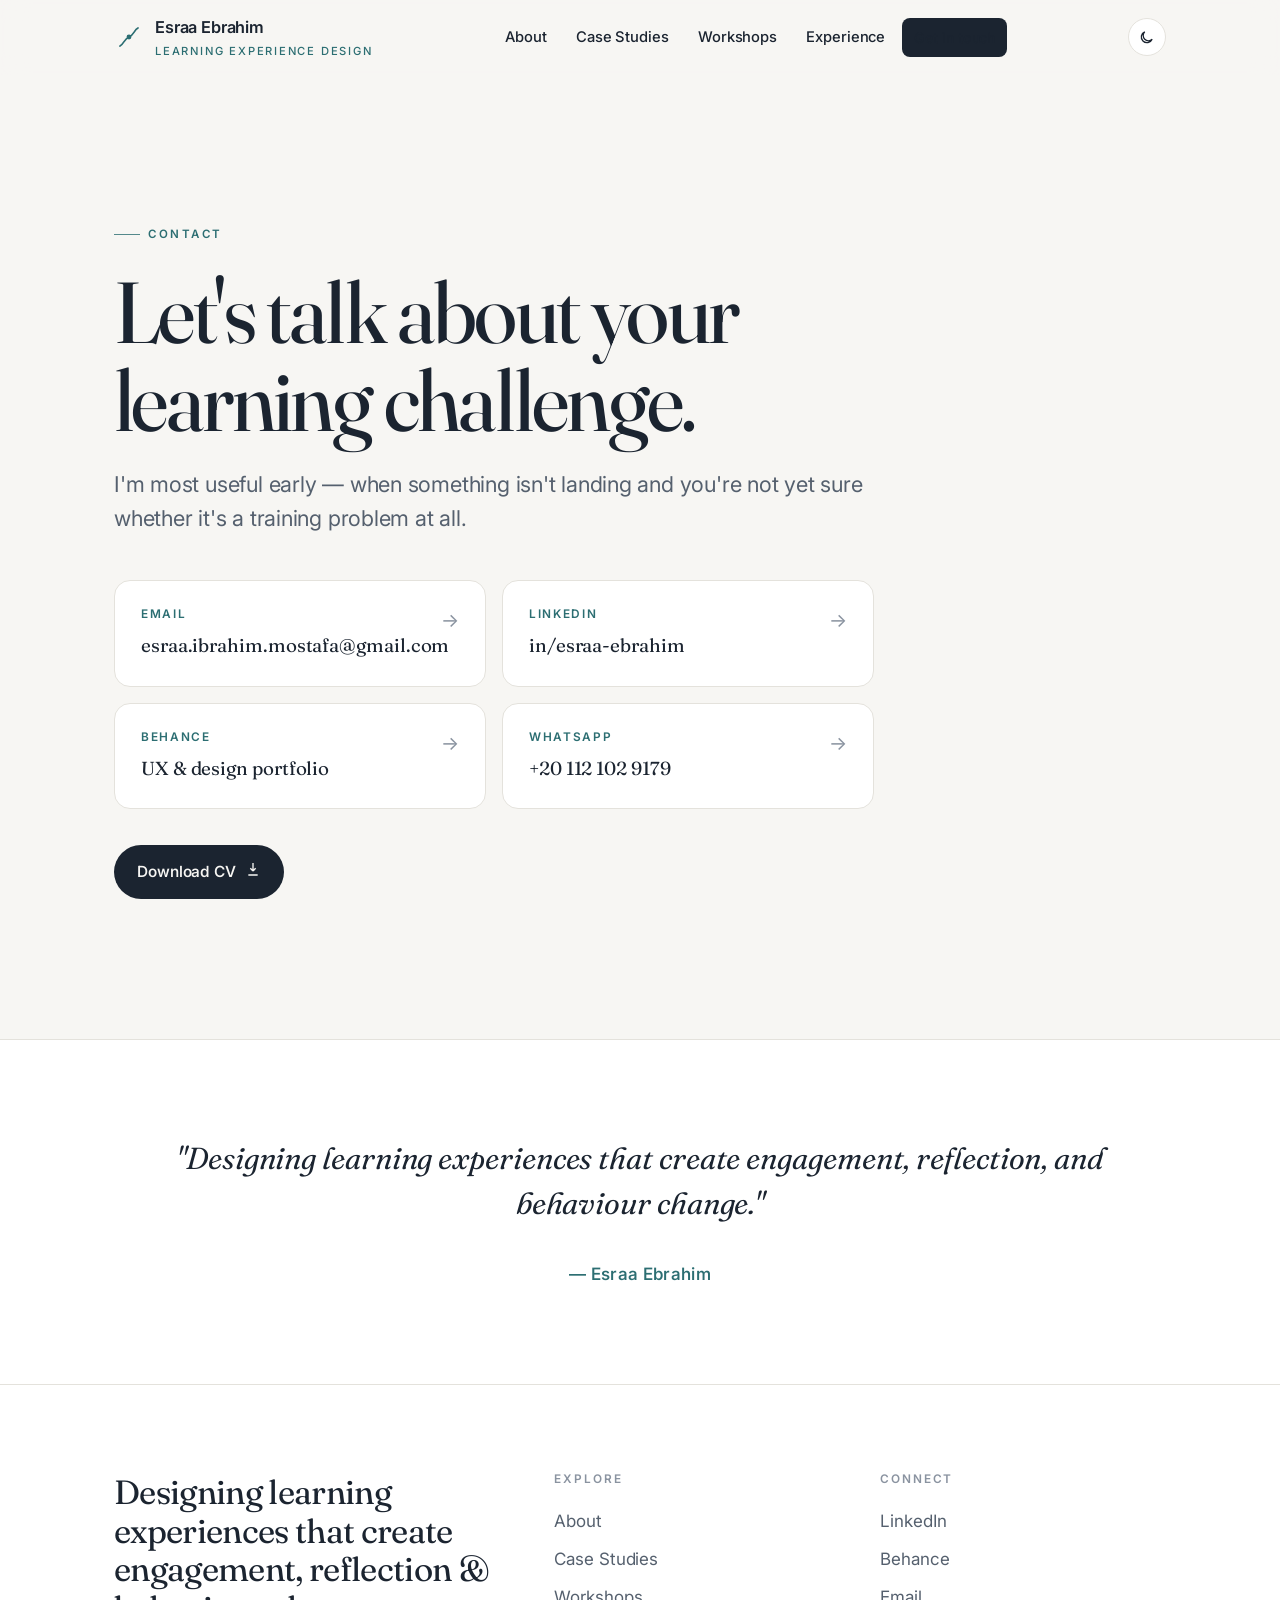
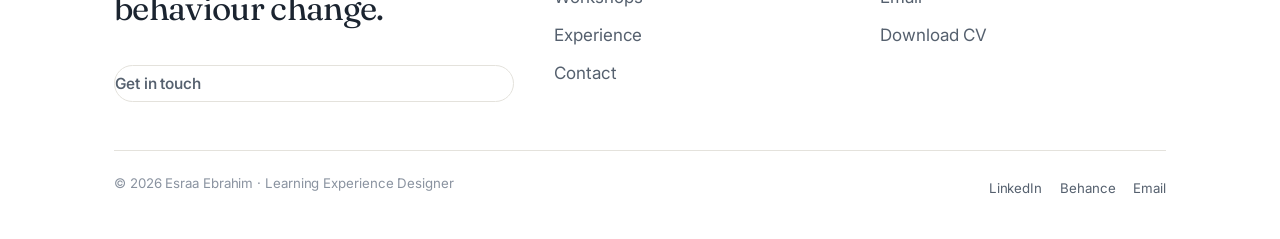
<file: esraa-portfolio-v3/site/contact.html>
<!DOCTYPE html>
<html lang="en">
<head>
<meta charset="UTF-8">
<meta name="viewport" content="width=device-width, initial-scale=1">
<title>Contact — Esraa Ebrahim</title>
<meta name="description" content="Esraa Ebrahim — Learning Experience Designer. Have a learning problem worth solving well?">
<link rel="preconnect" href="https://fonts.googleapis.com">
<link rel="preconnect" href="https://fonts.gstatic.com" crossorigin>
<link href="https://fonts.googleapis.com/css2?family=Fraunces:ital,opsz,wght@0,9..144,300..600;1,9..144,300..500&family=Inter:wght@400;450;500;550;600&display=swap" rel="stylesheet">
<link rel="stylesheet" href="shared.css">
</head>
<body>
<a class="skip" href="#main">Skip to content</a>
<header class="nav">
  <div class="nav-inner">
    <a class="brand" href="index.html" aria-label="Esraa Ebrahim — home">
      <svg class="mark" width="30" height="30" viewBox="0 0 30 30" aria-hidden="true">
        <path d="M6 24c4-2 4-7 9-9s5-7 9-9" fill="none" stroke="var(--teal)" stroke-width="1.7" stroke-linecap="round"/>
        <circle cx="15" cy="15" r="2.4" class="knot-fill"/>
      </svg>
      <span>Esraa Ebrahim<small>Learning Experience Design</small></span>
    </a>
    <nav class="nav-links" aria-label="Primary">
      <a href="about.html">About</a><a href="projects.html">Case Studies</a><a href="workshops.html">Workshops</a><a href="experience.html">Experience</a>
      <a href="contact.html" class="nav-cta">Get in touch</a>
    </nav>
    <div class="nav-tools">
      <button class="theme-btn" type="button" aria-label="Toggle theme"></button>
      <button class="menu-btn" type="button" aria-label="Open menu" aria-expanded="false">
        <svg width="20" height="20" viewBox="0 0 24 24" fill="none" stroke="currentColor" stroke-width="1.8"><path d="M3 6h18M3 12h18M3 18h18"/></svg>
      </button>
    </div>
  </div>
</header>
<main id="main">

<section class="contact-hero section-pad">
  <div class="wrap">
    <span class="eyebrow reveal">Contact</span>
    <h1 class="display reveal" data-d="1" style="margin-top:24px;max-width:15ch">
      Let's talk about your learning challenge.
    </h1>
    <p class="lead reveal" data-d="2" style="margin-top:24px;max-width:54ch">
      I'm most useful early — when something isn't landing and you're not yet sure whether it's a training problem at all.
    </p>

    <div class="contact-grid reveal" data-d="2">
      <a class="contact-card" href="mailto:esraa.ibrahim.mostafa@gmail.com">
        <span class="cc-k">Email</span>
        <span class="cc-v">esraa.ibrahim.mostafa@gmail.com</span>
        <span class="cc-arrow">→</span>
      </a>
      <a class="contact-card" href="https://www.linkedin.com/in/esraa-ebrahim-797725212" target="_blank" rel="noopener">
        <span class="cc-k">LinkedIn</span>
        <span class="cc-v">in/esraa-ebrahim</span>
        <span class="cc-arrow">→</span>
      </a>
      <a class="contact-card" href="https://www.behance.net/cd5e05d9" target="_blank" rel="noopener">
        <span class="cc-k">Behance</span>
        <span class="cc-v">UX &amp; design portfolio</span>
        <span class="cc-arrow">→</span>
      </a>
      <a class="contact-card" href="https://wa.me/201121029179" target="_blank" rel="noopener">
        <span class="cc-k">WhatsApp</span>
        <span class="cc-v">+20 112 102 9179</span>
        <span class="cc-arrow">→</span>
      </a>
    </div>

    <div class="contact-foot reveal">
      <a class="btn btn-primary btn-arrow" href="assets/Esraa-Ebrahim-CV.pdf" download>Download CV
        <span class="btn-arrow"><svg width="16" height="16" viewBox="0 0 24 24" fill="none" stroke="currentColor" stroke-width="2"><path d="M12 3v12m0 0l-4-4m4 4l4-4M5 21h14"/></svg></span></a>
    </div>
  </div>
</section>

<section class="contact-close">
  <div class="wrap center">
    <p class="serif-i reveal">"Designing learning experiences that create engagement, reflection, and behaviour change."</p>
    <span class="cc-name reveal">— Esraa Ebrahim</span>
  </div>
</section>

</main>
<style>

.contact-hero{min-height:auto}
.contact-grid{display:grid;grid-template-columns:1fr 1fr;gap:16px;margin-top:44px;max-width:760px}
@media(max-width:620px){.contact-grid{grid-template-columns:1fr}}
.contact-card{position:relative;display:flex;flex-direction:column;gap:6px;background:var(--paper-2);border:1px solid var(--line);
  border-radius:16px;padding:24px 26px;text-decoration:none;color:inherit;transition:border-color .25s,box-shadow .25s,transform .25s}
.contact-card:hover{border-color:color-mix(in srgb,var(--teal) 40%,var(--line));box-shadow:var(--shadow-lg);transform:translateY(-2px)}
.contact-card:hover .cc-arrow{color:var(--teal);transform:translateX(3px)}
.cc-k{font-size:.74rem;letter-spacing:.14em;text-transform:uppercase;color:var(--teal);font-weight:600}
.cc-v{font-family:var(--f-display);font-size:1.18rem;color:var(--ink);font-weight:400}
.cc-arrow{position:absolute;top:24px;right:26px;color:var(--ink-faint);font-size:1.2rem;transition:color .25s,transform .25s}
.contact-foot{display:flex;align-items:center;gap:24px;flex-wrap:wrap;margin-top:36px}
.contact-loc{font-size:.94rem;color:var(--ink-faint)}
.contact-close{padding:clamp(48px,8vw,96px) 0;border-top:1px solid var(--line);background:var(--paper-2)}
.contact-close .serif-i{font-size:clamp(1.3rem,3vw,1.9rem);line-height:1.5;color:var(--ink);max-width:48ch;margin-inline:auto;display:block}
.cc-name{display:block;margin-top:20px;color:var(--teal);font-weight:550;letter-spacing:.02em}

</style>
<footer class="footer">
  <div class="wrap">
    <div class="footer-grid">
      <div>
        <p class="big">Designing learning experiences that create engagement, reflection &amp; behaviour change.</p>
        <a class="btn btn-ghost" style="margin-top:24px" href="contact.html">Get in touch</a>
      </div>
            <div>
        <h4>Explore</h4>
        <a href="about.html">About</a>
        <a href="projects.html">Case Studies</a>
        <a href="workshops.html">Workshops</a>
        <a href="experience.html">Experience</a>
        <a href="contact.html">Contact</a>
      </div>
      <div>
        <h4>Connect</h4>
        <a href="https://www.linkedin.com/in/esraa-ebrahim-797725212" target="_blank" rel="noopener">LinkedIn</a>
        <a href="https://www.behance.net/cd5e05d9" target="_blank" rel="noopener">Behance</a>
        <a href="mailto:esraa.ibrahim.mostafa@gmail.com">Email</a>
        <a href="assets/Esraa-Ebrahim-CV.pdf" download>Download CV</a>
      </div>
    </div>
    <div class="footer-base">
      <span>© 2026 Esraa Ebrahim · Learning Experience Designer</span>
      <span style="display:flex;gap:18px">
        <a href="https://www.linkedin.com/in/esraa-ebrahim-797725212" target="_blank" rel="noopener">LinkedIn</a>
        <a href="https://www.behance.net/cd5e05d9" target="_blank" rel="noopener">Behance</a>
        <a href="mailto:esraa.ibrahim.mostafa@gmail.com">Email</a>
      </span>
    </div>
  </div>
</footer>
<script src="shared.js"></script>
</body>
</html>
</file>
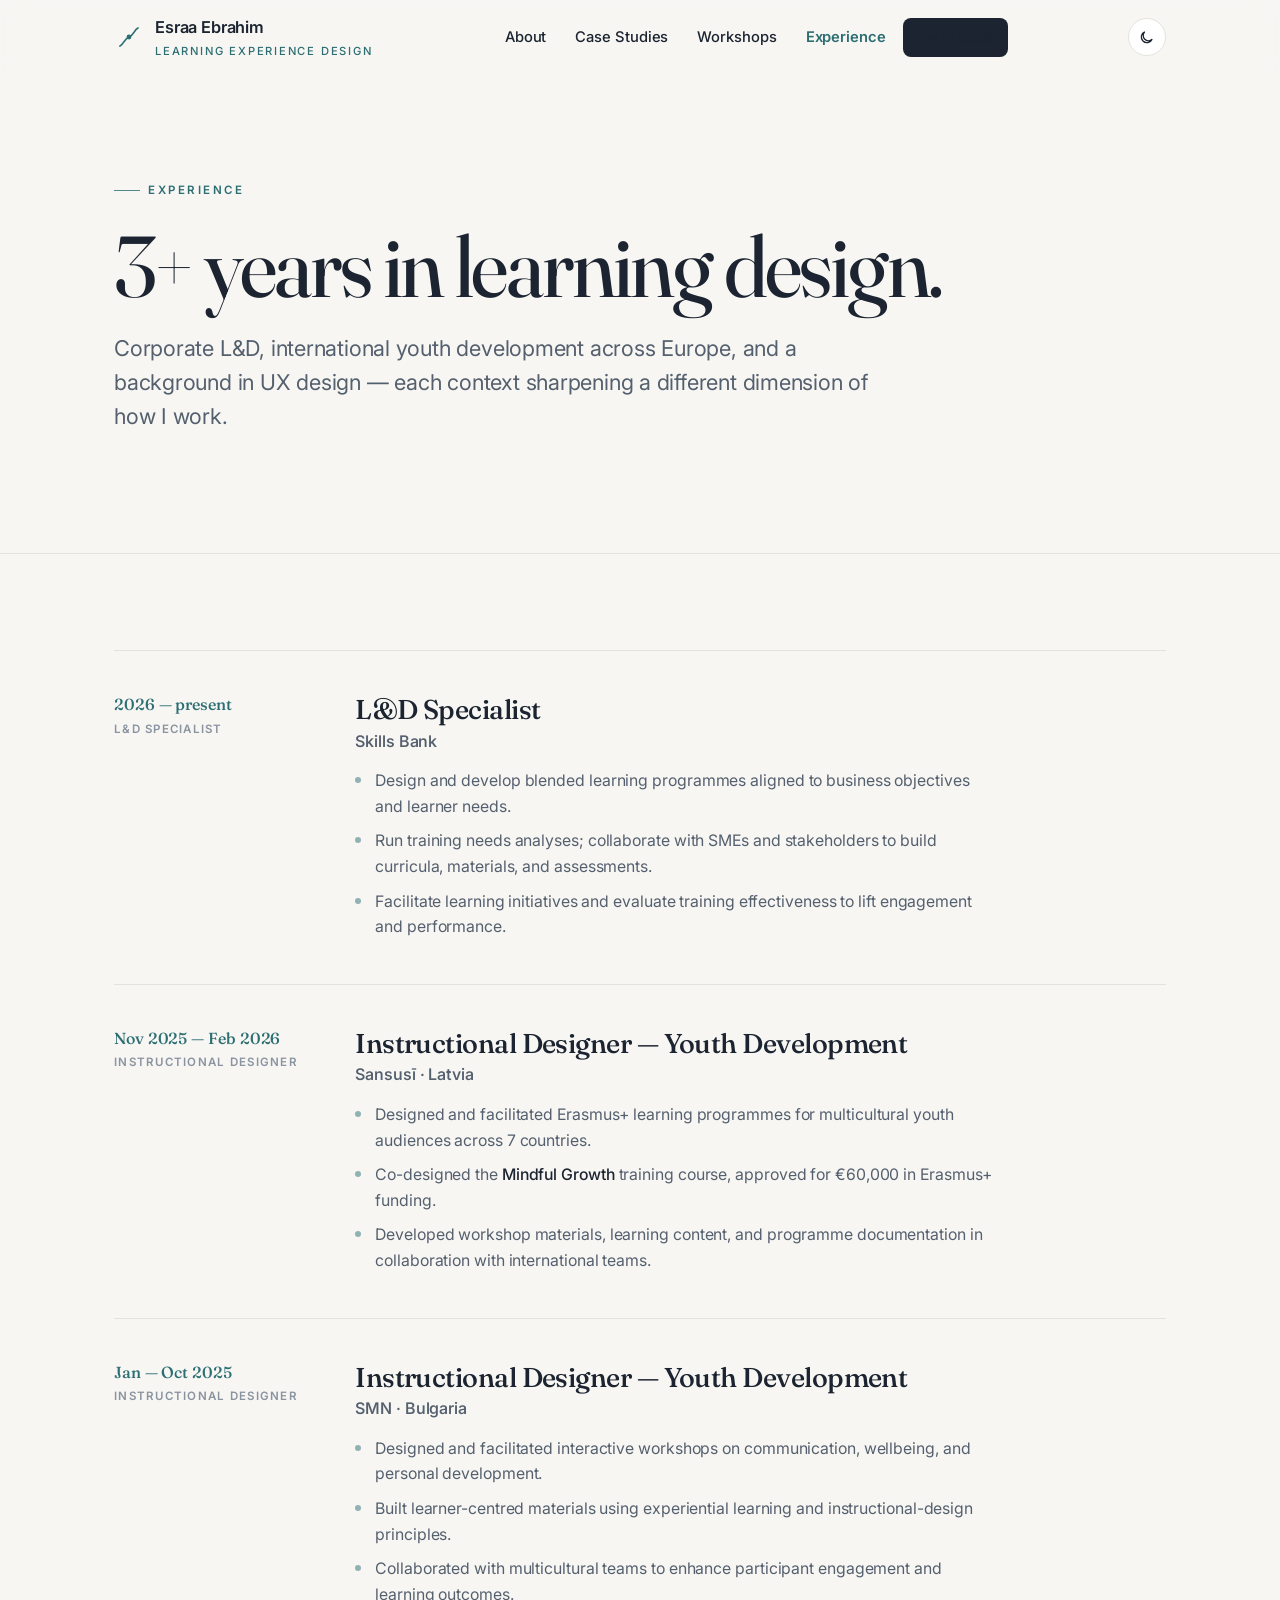
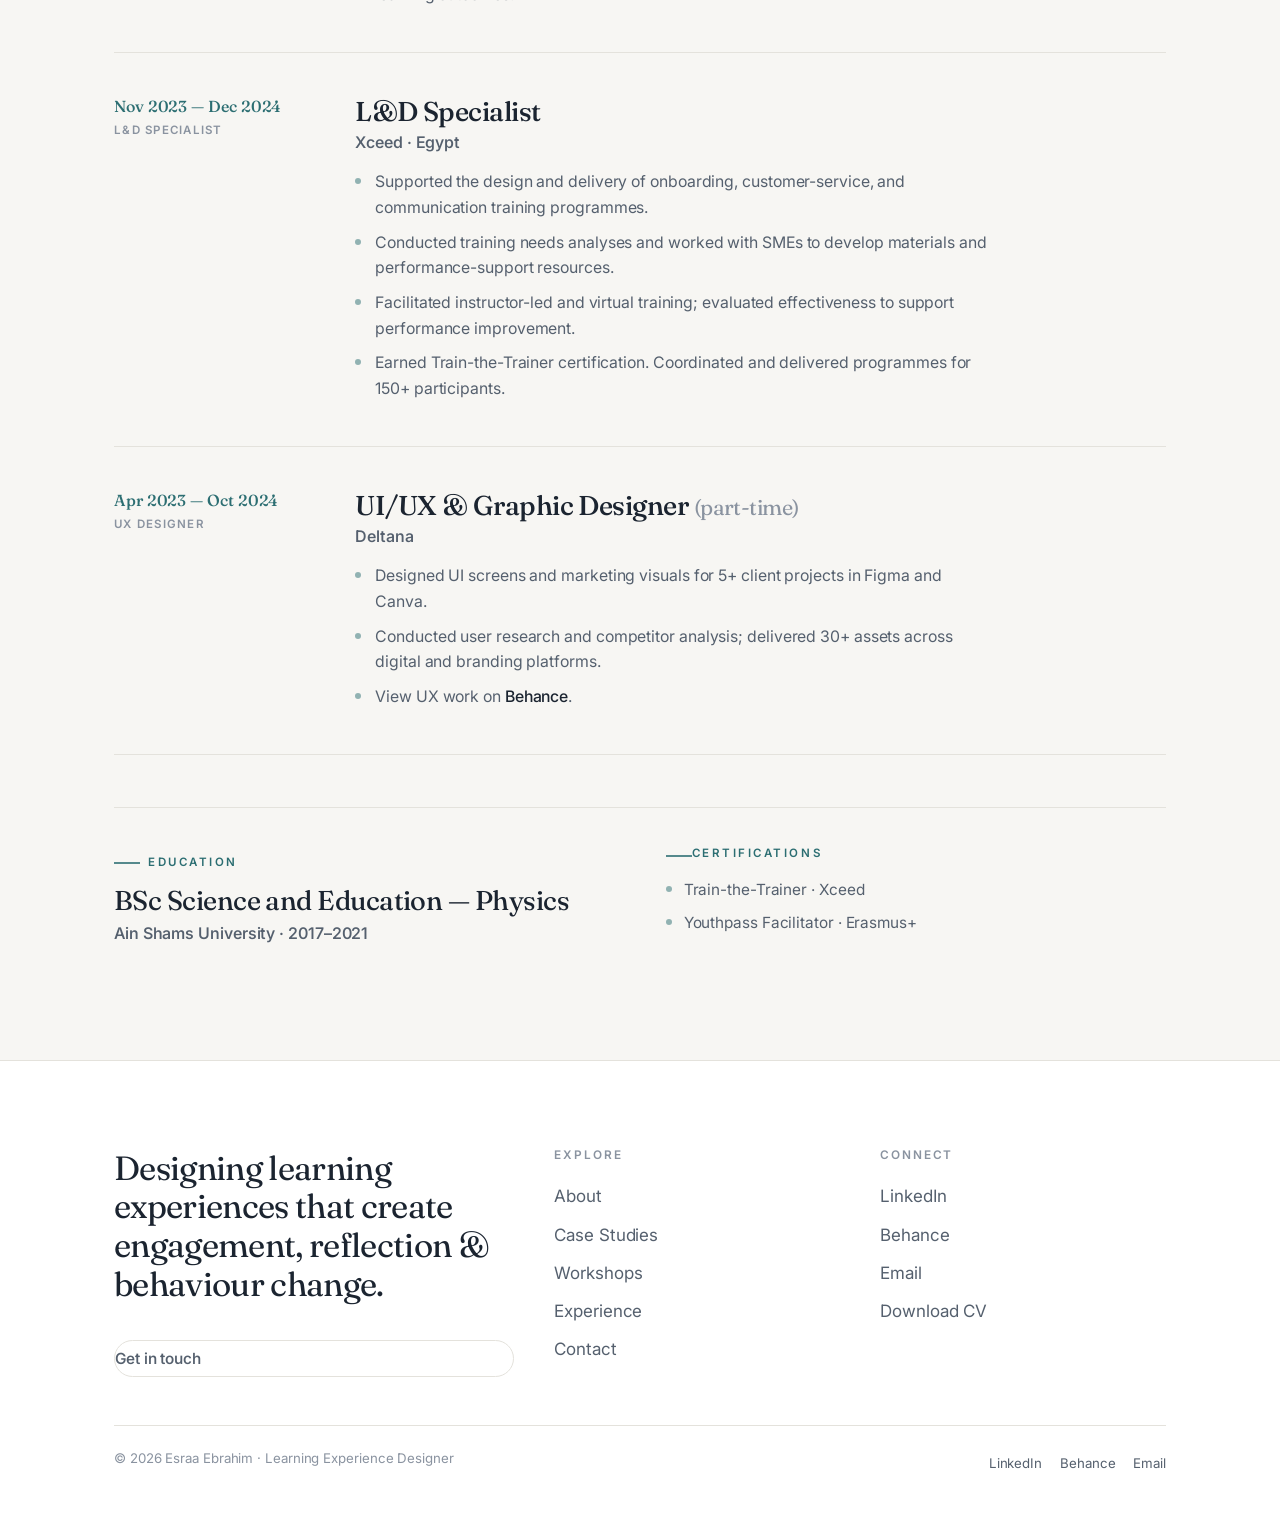
<file: esraa-portfolio-v3/site/experience.html>
<!DOCTYPE html>
<html lang="en">
<head>
<meta charset="UTF-8">
<meta name="viewport" content="width=device-width, initial-scale=1">
<title>Experience — Esraa Ebrahim</title>
<meta name="description" content="Esraa Ebrahim — Learning Experience Designer. 3+ years across corporate L&D, international youth development, and UX design.">
<link rel="preconnect" href="https://fonts.googleapis.com">
<link rel="preconnect" href="https://fonts.gstatic.com" crossorigin>
<link href="https://fonts.googleapis.com/css2?family=Fraunces:ital,opsz,wght@0,9..144,300..600;1,9..144,300..500&family=Inter:wght@400;450;500;550;600&display=swap" rel="stylesheet">
<link rel="stylesheet" href="shared.css">
</head>
<body>
<a class="skip" href="#main">Skip to content</a>
<header class="nav">
  <div class="nav-inner">
    <a class="brand" href="index.html" aria-label="Esraa Ebrahim — home">
      <svg class="mark" width="30" height="30" viewBox="0 0 30 30" aria-hidden="true">
        <path d="M6 24c4-2 4-7 9-9s5-7 9-9" fill="none" stroke="var(--teal)" stroke-width="1.7" stroke-linecap="round"/>
        <circle cx="15" cy="15" r="2.4" class="knot-fill"/>
      </svg>
      <span>Esraa Ebrahim<small>Learning Experience Design</small></span>
    </a>
    <nav class="nav-links" aria-label="Primary">
      <a href="about.html">About</a><a href="projects.html">Case Studies</a><a href="workshops.html">Workshops</a><a href="experience.html" class="active">Experience</a>
      <a href="contact.html" class="nav-cta">Get in touch</a>
    </nav>
    <div class="nav-tools">
      <button class="theme-btn" type="button" aria-label="Toggle theme"></button>
      <button class="menu-btn" type="button" aria-label="Open menu" aria-expanded="false">
        <svg width="20" height="20" viewBox="0 0 24 24" fill="none" stroke="currentColor" stroke-width="1.8"><path d="M3 6h18M3 12h18M3 18h18"/></svg>
      </button>
    </div>
  </div>
</header>
<main id="main">

<section class="page-hero section-pad-sm">
  <div class="wrap">
    <span class="eyebrow reveal">Experience</span>
    <h1 class="display reveal" data-d="1" style="margin-top:22px;max-width:16ch">3+ years in learning design.</h1>
    <p class="lead reveal" data-d="2" style="margin-top:22px;max-width:56ch">
      Corporate L&amp;D, international youth development across Europe, and a background in UX design —
      each context sharpening a different dimension of how I work.
    </p>
  </div>
</section>

<hr class="divider">

<section class="section-pad-sm">
  <div class="wrap">
    <div class="xp-list">

      <article class="xp reveal">
        <div class="xp-when">
          <span class="xp-date">2026 — present</span>
          <span class="xp-type">L&amp;D Specialist</span>
        </div>
        <div class="xp-main">
          <div class="xp-header">
            <h2 class="h3">L&amp;D Specialist</h2>
            <span class="xp-org">Skills Bank</span>
          </div>
          <ul class="xp-points">
            <li>Design and develop blended learning programmes aligned to business objectives and learner needs.</li>
            <li>Run training needs analyses; collaborate with SMEs and stakeholders to build curricula, materials, and assessments.</li>
            <li>Facilitate learning initiatives and evaluate training effectiveness to lift engagement and performance.</li>
          </ul>
        </div>
      </article>

      <article class="xp reveal">
        <div class="xp-when">
          <span class="xp-date">Nov 2025 — Feb 2026</span>
          <span class="xp-type">Instructional Designer</span>
        </div>
        <div class="xp-main">
          <div class="xp-header">
            <h2 class="h3">Instructional Designer — Youth Development</h2>
            <span class="xp-org">Sansusī · Latvia</span>
          </div>
          <ul class="xp-points">
            <li>Designed and facilitated Erasmus+ learning programmes for multicultural youth audiences across 7 countries.</li>
            <li>Co-designed the <a class="ulink" href="mindful-growth.html">Mindful Growth</a> training course, approved for €60,000 in Erasmus+ funding.</li>
            <li>Developed workshop materials, learning content, and programme documentation in collaboration with international teams.</li>
          </ul>
        </div>
      </article>

      <article class="xp reveal">
        <div class="xp-when">
          <span class="xp-date">Jan — Oct 2025</span>
          <span class="xp-type">Instructional Designer</span>
        </div>
        <div class="xp-main">
          <div class="xp-header">
            <h2 class="h3">Instructional Designer — Youth Development</h2>
            <span class="xp-org">SMN · Bulgaria</span>
          </div>
          <ul class="xp-points">
            <li>Designed and facilitated interactive workshops on communication, wellbeing, and personal development.</li>
            <li>Built learner-centred materials using experiential learning and instructional-design principles.</li>
            <li>Collaborated with multicultural teams to enhance participant engagement and learning outcomes.</li>
          </ul>
        </div>
      </article>

      <article class="xp reveal">
        <div class="xp-when">
          <span class="xp-date">Nov 2023 — Dec 2024</span>
          <span class="xp-type">L&amp;D Specialist</span>
        </div>
        <div class="xp-main">
          <div class="xp-header">
            <h2 class="h3">L&amp;D Specialist</h2>
            <span class="xp-org">Xceed · Egypt</span>
          </div>
          <ul class="xp-points">
            <li>Supported the design and delivery of onboarding, customer-service, and communication training programmes.</li>
            <li>Conducted training needs analyses and worked with SMEs to develop materials and performance-support resources.</li>
            <li>Facilitated instructor-led and virtual training; evaluated effectiveness to support performance improvement.</li>
            <li>Earned Train-the-Trainer certification. Coordinated and delivered programmes for 150+ participants.</li>
          </ul>
        </div>
      </article>

      <article class="xp reveal">
        <div class="xp-when">
          <span class="xp-date">Apr 2023 — Oct 2024</span>
          <span class="xp-type">UX Designer</span>
        </div>
        <div class="xp-main">
          <div class="xp-header">
            <h2 class="h3">UI/UX &amp; Graphic Designer <span class="xp-aside">(part-time)</span></h2>
            <span class="xp-org">Deltana</span>
          </div>
          <ul class="xp-points">
            <li>Designed UI screens and marketing visuals for 5+ client projects in Figma and Canva.</li>
            <li>Conducted user research and competitor analysis; delivered 30+ assets across digital and branding platforms.</li>
            <li>View UX work on <a class="ulink" href="https://www.behance.net/cd5e05d9" target="_blank" rel="noopener">Behance</a>.</li>
          </ul>
        </div>
      </article>

    </div>

    <!-- Education -->
    <div class="xp-edu reveal">
      <div class="xp-edu-inner">
        <div>
          <span class="eyebrow">Education</span>
          <h3 class="h3" style="margin-top:14px;font-weight:450">BSc Science and Education — Physics</h3>
          <p class="xp-org" style="margin-top:4px">Ain Shams University · 2017–2021</p>
        </div>
        <div class="xp-certs">
          <span class="eyebrow">Certifications</span>
          <ul class="cert-list">
            <li>Train-the-Trainer · Xceed</li>
            <li>Youthpass Facilitator · Erasmus+</li>
          </ul>
        </div>
      </div>
    </div>

  </div>
</section>

</main>
<style>

.xp-list{display:grid;gap:0}
.xp{display:grid;grid-template-columns:190px 1fr;gap:clamp(24px,4vw,52px);padding:clamp(28px,3.5vw,44px) 0;border-top:1px solid var(--line)}
.xp:last-child{border-bottom:1px solid var(--line)}
@media(max-width:720px){.xp{grid-template-columns:1fr;gap:10px}}

.xp-when{display:flex;flex-direction:column;gap:5px;position:sticky;top:100px;align-self:start}
@media(max-width:720px){.xp-when{position:static}}
.xp-date{font-family:var(--f-display);font-size:1rem;color:var(--teal);font-weight:500;line-height:1.2}
.xp-type{font-size:.72rem;letter-spacing:.11em;text-transform:uppercase;color:var(--ink-faint);font-weight:600}

.xp-header{margin-bottom:14px}
.xp-org{display:block;color:var(--ink-soft);font-weight:550;margin-top:3px;font-size:1rem}
.xp-aside{font-size:.8em;font-weight:400;color:var(--ink-faint)}

.xp-points{list-style:none;padding:0;margin:0;display:grid;gap:9px}
.xp-points li{position:relative;padding-left:20px;font-size:.99rem;line-height:1.62;color:var(--ink-soft);max-width:64ch}
.xp-points li::before{content:"";position:absolute;left:0;top:9px;width:6px;height:6px;border-radius:50%;background:var(--teal);opacity:.5}
.xp-points .ulink{font-size:inherit}

.xp-edu{margin-top:52px;padding-top:36px;border-top:1px solid var(--line)}
.xp-edu-inner{display:grid;grid-template-columns:1fr 1fr;gap:clamp(24px,4vw,60px);align-items:start}
@media(max-width:640px){.xp-edu-inner{grid-template-columns:1fr;gap:28px}}

.xp-certs .eyebrow{margin-bottom:14px;display:block}
.cert-list{list-style:none;padding:0;margin:0;display:grid;gap:8px}
.cert-list li{font-size:.96rem;color:var(--ink-soft);padding-left:18px;position:relative}
.cert-list li::before{content:"";position:absolute;left:0;top:9px;width:6px;height:6px;border-radius:50%;background:var(--teal);opacity:.5}

</style>
<footer class="footer">
  <div class="wrap">
    <div class="footer-grid">
      <div>
        <p class="big">Designing learning experiences that create engagement, reflection &amp; behaviour change.</p>
        <a class="btn btn-ghost" style="margin-top:24px" href="contact.html">Get in touch</a>
      </div>
      <div>
        <h4>Explore</h4>
        <a href="about.html">About</a>
        <a href="projects.html">Case Studies</a>
        <a href="workshops.html">Workshops</a>
        <a href="experience.html">Experience</a>
        <a href="contact.html">Contact</a>
      </div>
      <div>
        <h4>Connect</h4>
        <a href="https://www.linkedin.com/in/esraa-ebrahim-797725212" target="_blank" rel="noopener">LinkedIn</a>
        <a href="https://www.behance.net/cd5e05d9" target="_blank" rel="noopener">Behance</a>
        <a href="mailto:esraa.ibrahim.mostafa@gmail.com">Email</a>
        <a href="assets/Esraa-Ebrahim-CV.pdf" download>Download CV</a>
      </div>
    </div>
    <div class="footer-base">
      <span>© 2026 Esraa Ebrahim · Learning Experience Designer</span>
      <span style="display:flex;gap:18px">
        <a href="https://www.linkedin.com/in/esraa-ebrahim-797725212" target="_blank" rel="noopener">LinkedIn</a>
        <a href="https://www.behance.net/cd5e05d9" target="_blank" rel="noopener">Behance</a>
        <a href="mailto:esraa.ibrahim.mostafa@gmail.com">Email</a>
      </span>
    </div>
  </div>
</footer>
<script src="shared.js"></script>
</body>
</html>
</file>
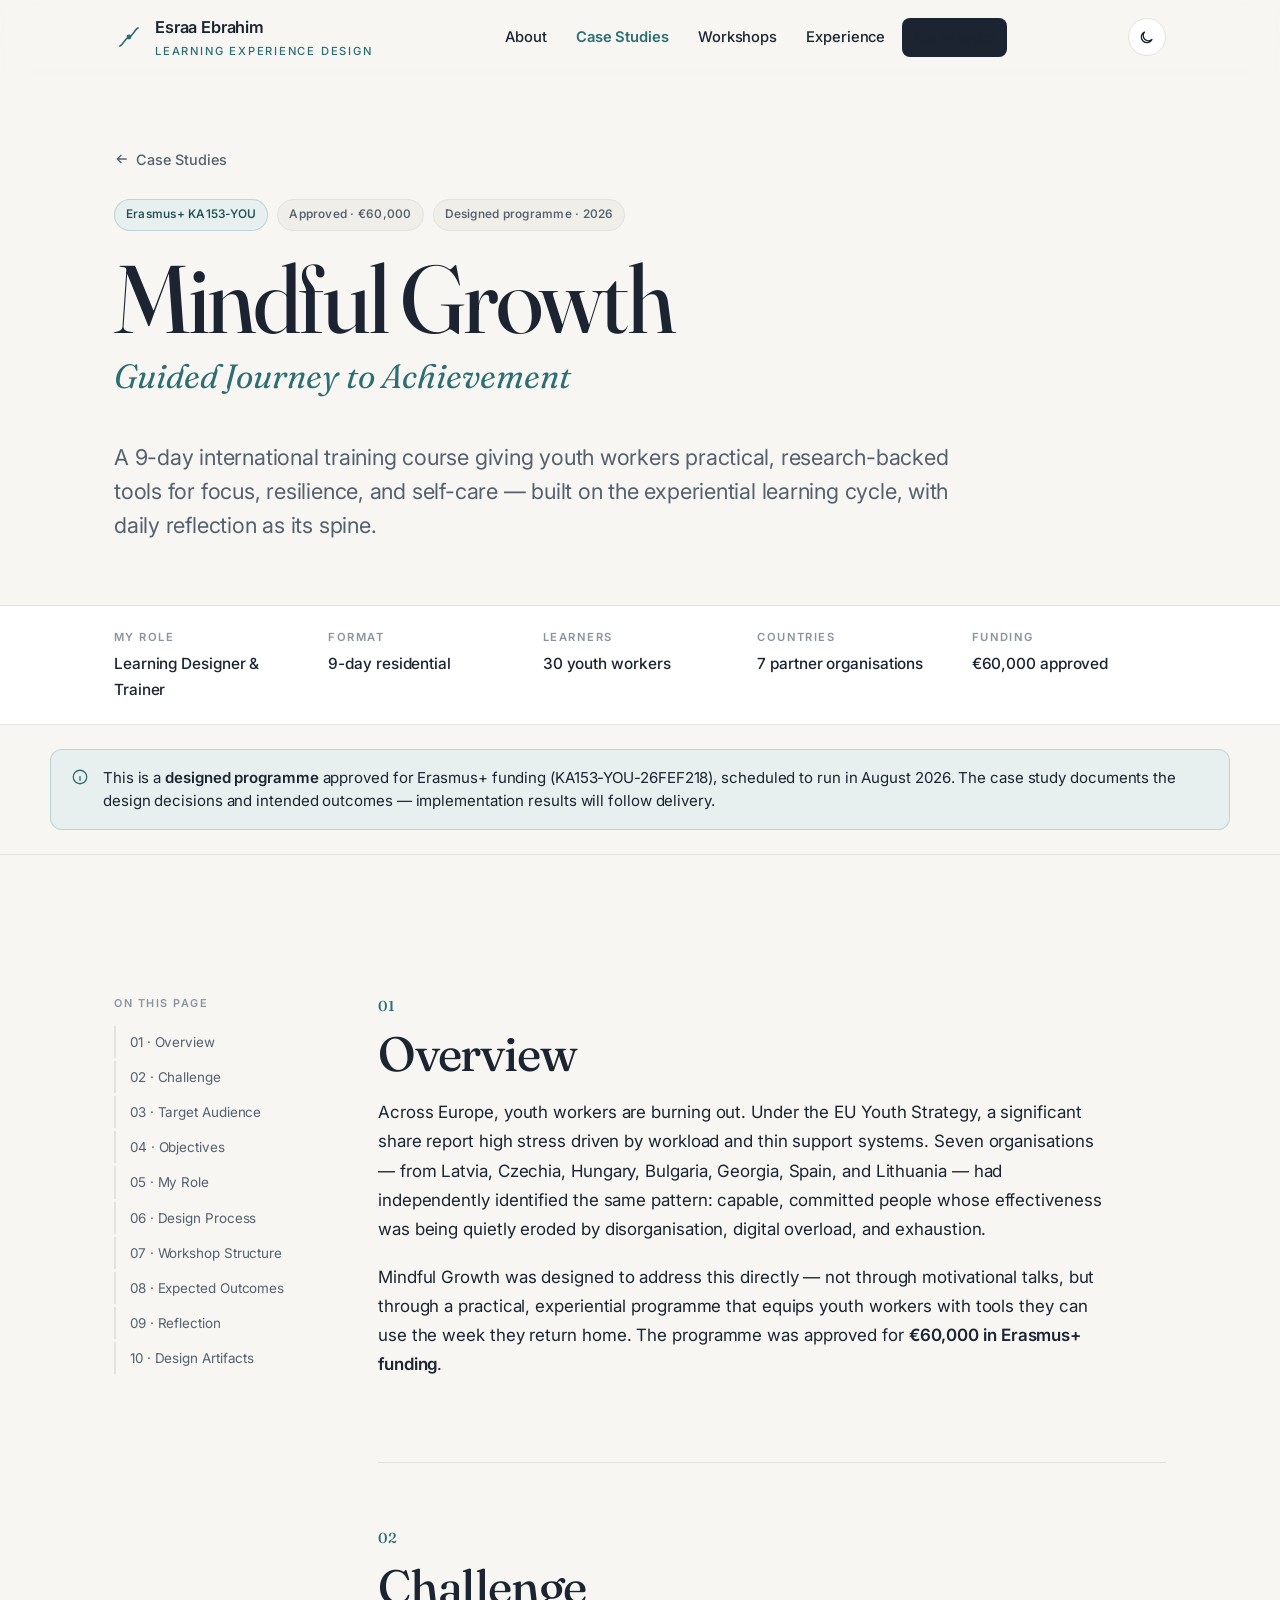
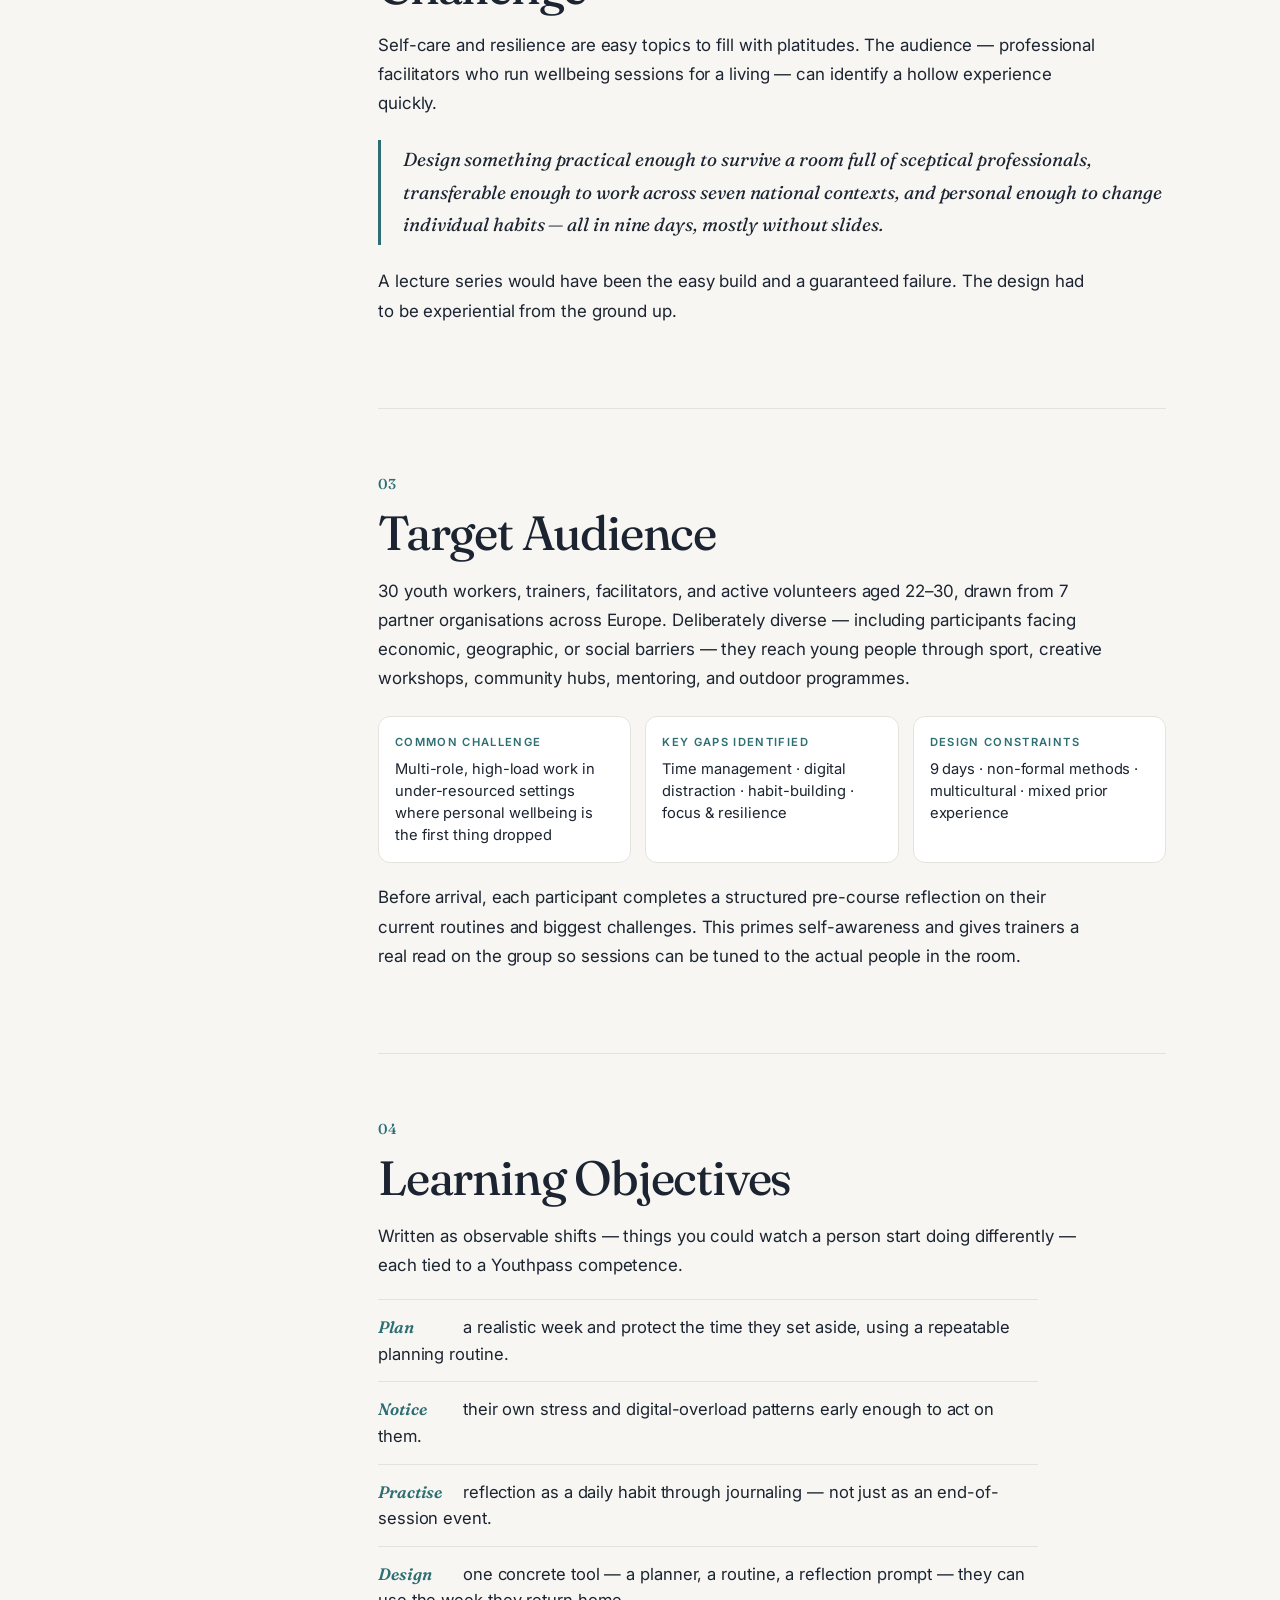
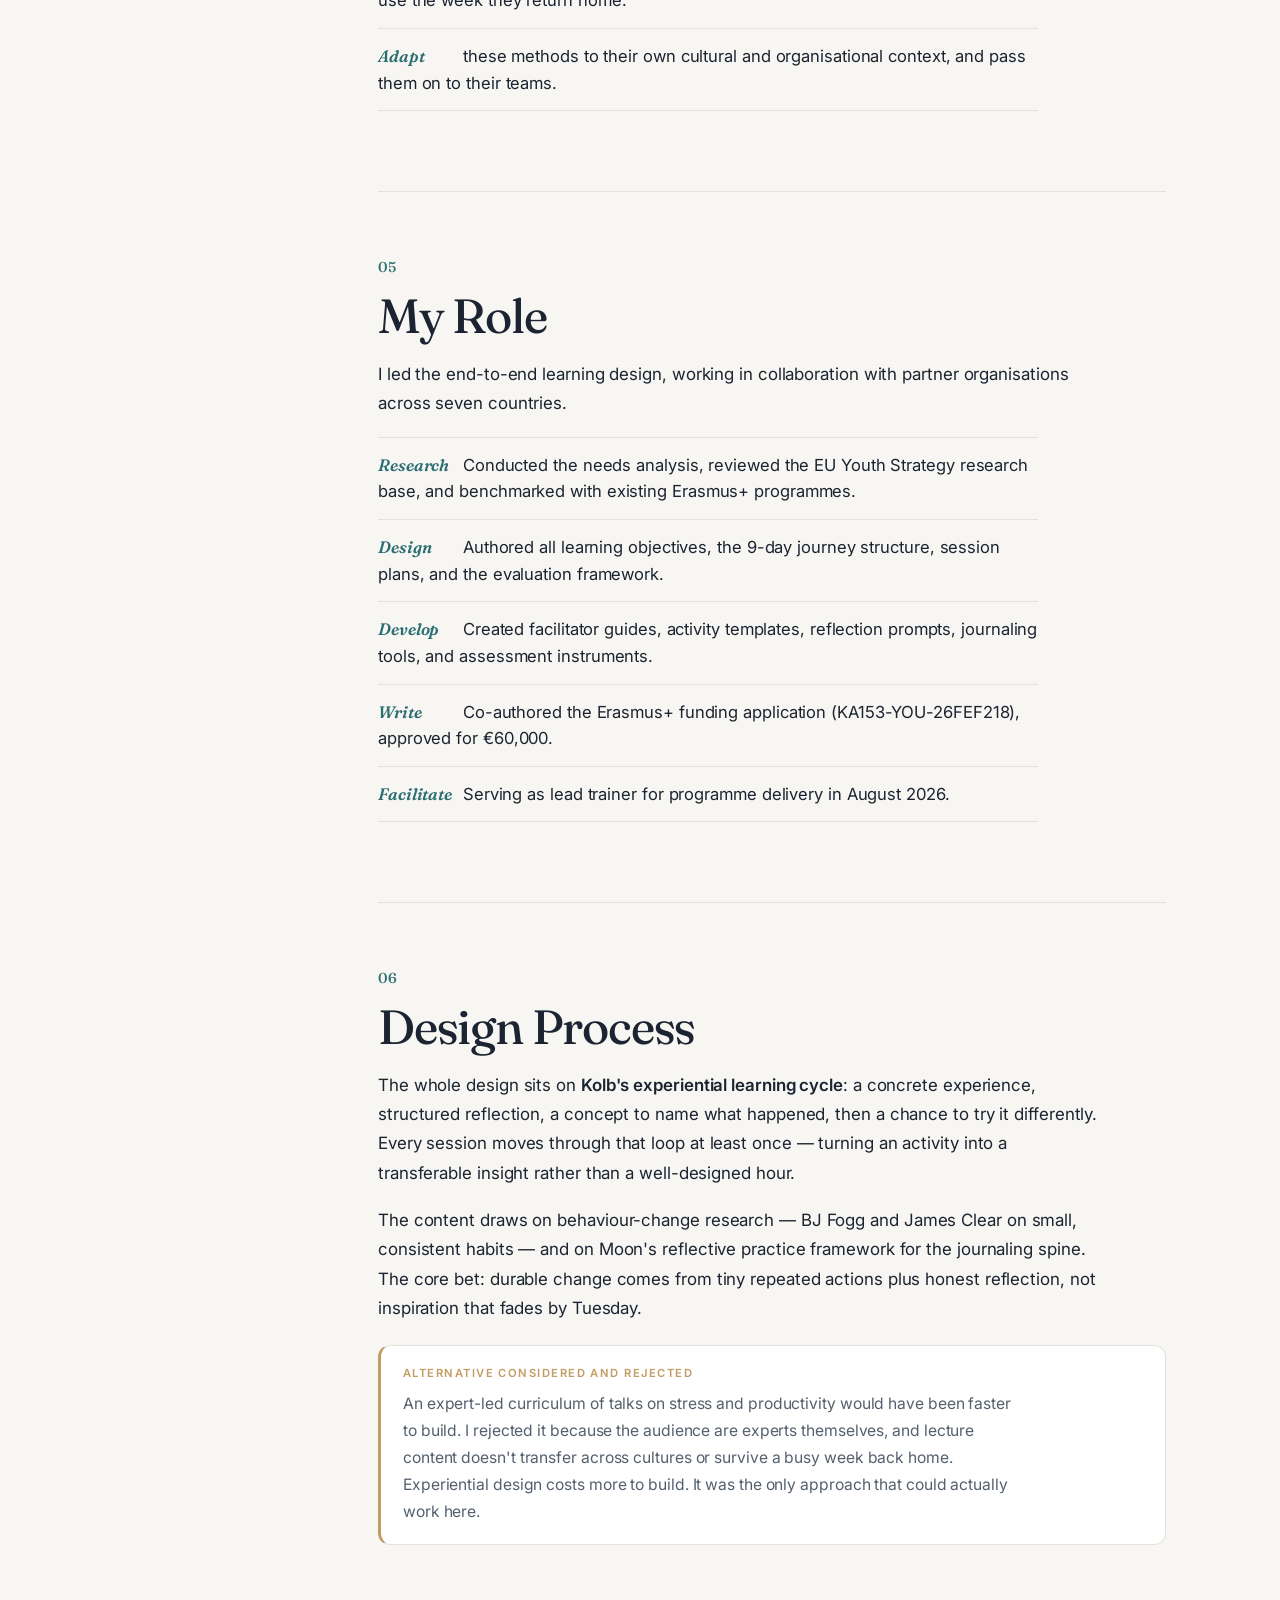
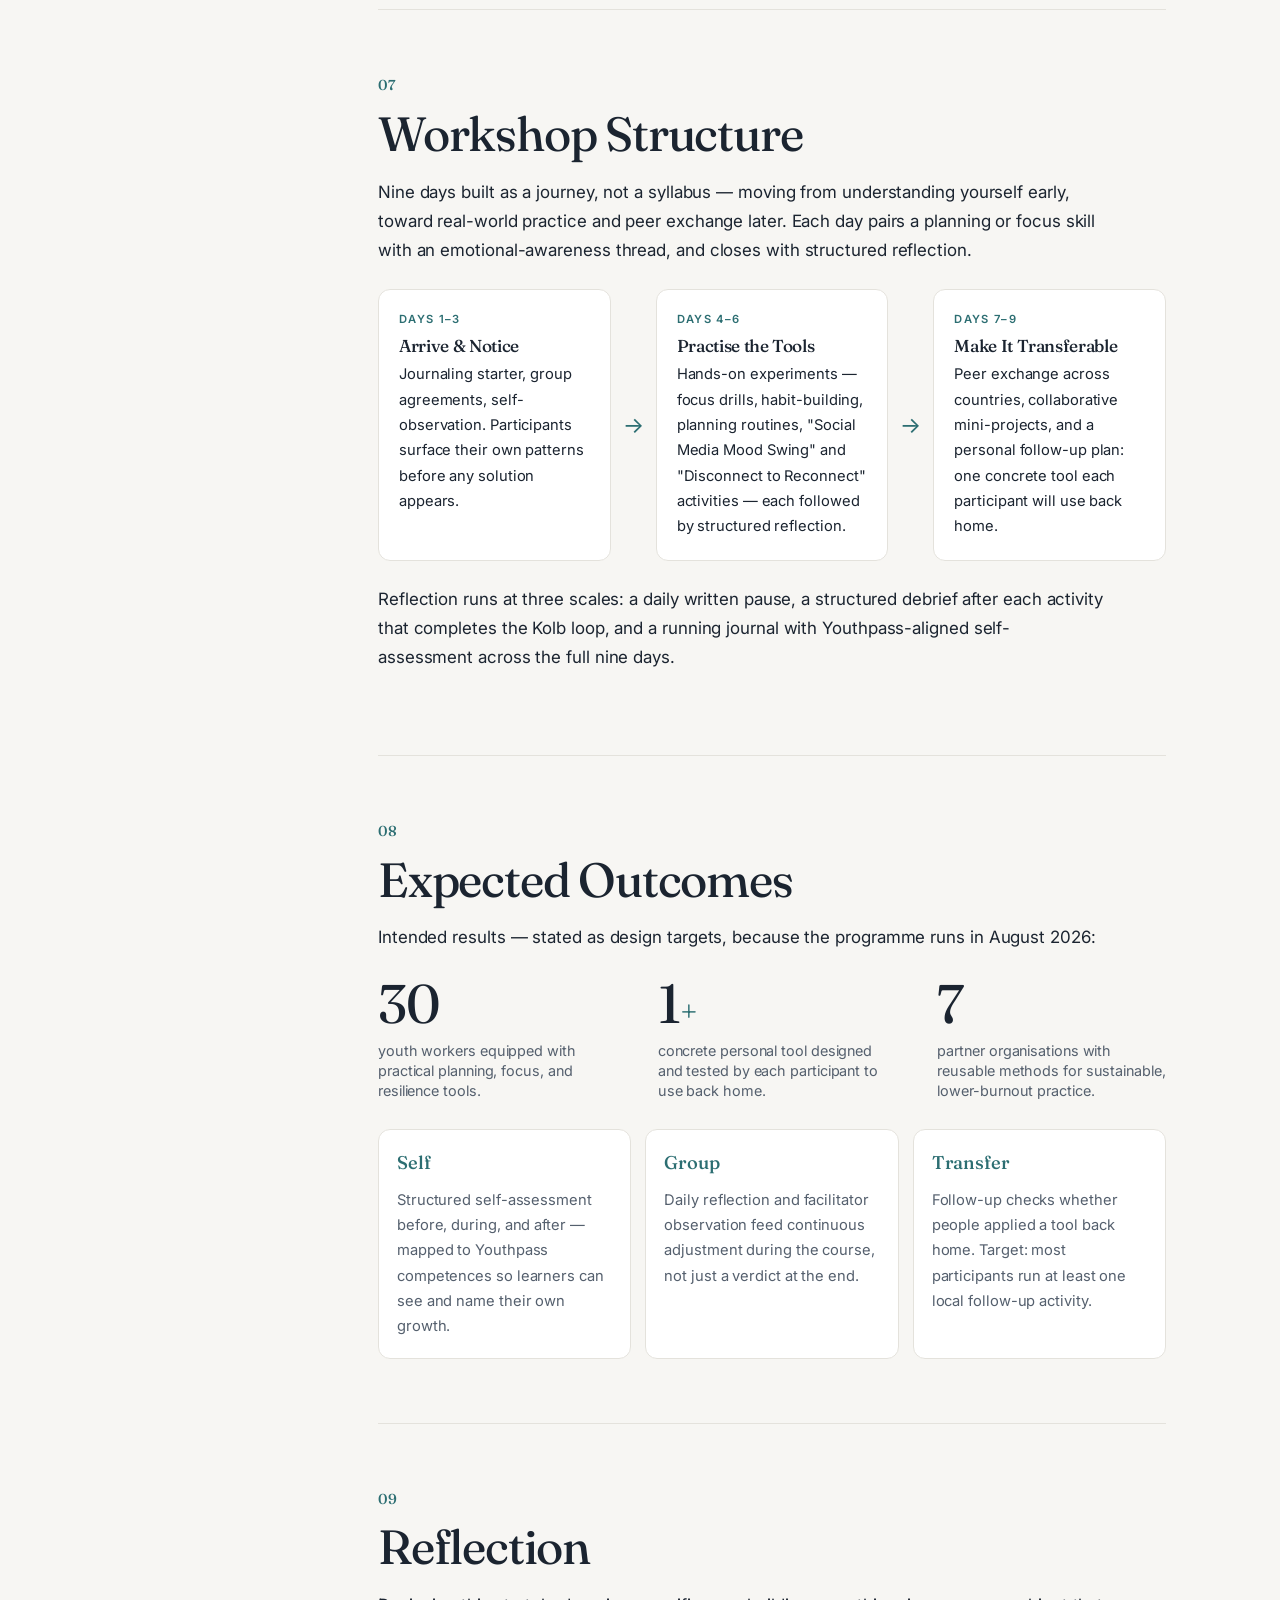
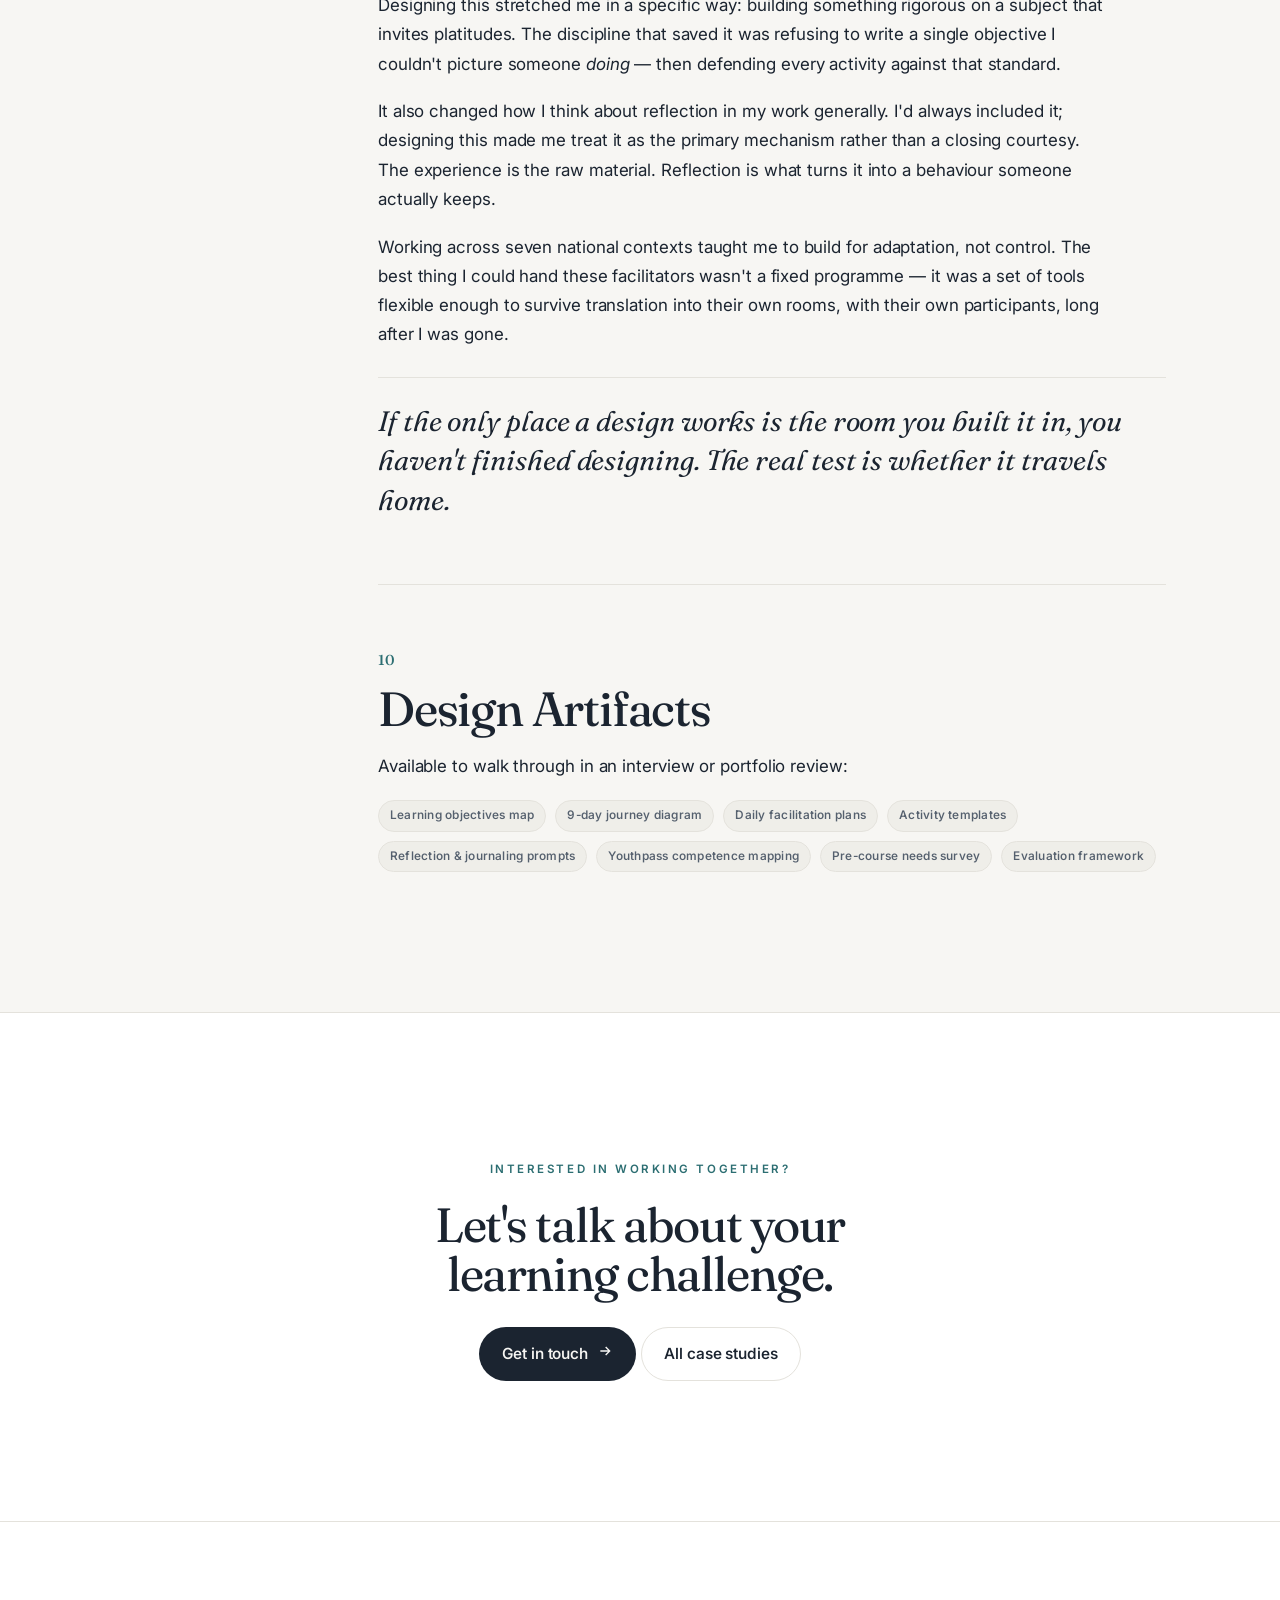
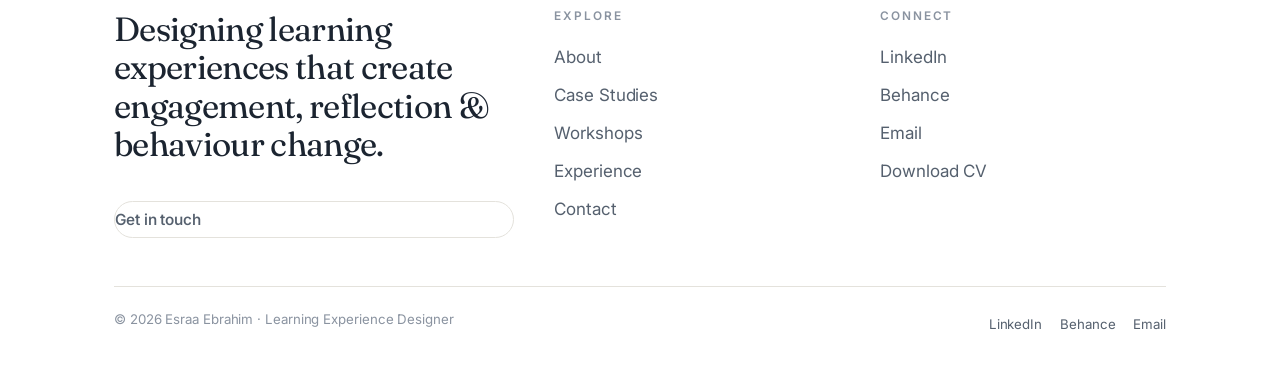
<file: esraa-portfolio-v3/site/mindful-growth.html>
<!DOCTYPE html>
<html lang="en">
<head>
<meta charset="UTF-8">
<meta name="viewport" content="width=device-width, initial-scale=1">
<title>Mindful Growth — Case Study — Esraa Ebrahim</title>
<meta name="description" content="Mindful Growth: a 9-day Erasmus+ training course approved for €60,000, designed around the experiential learning cycle for youth workers across 7 countries.">
<link rel="preconnect" href="https://fonts.googleapis.com">
<link rel="preconnect" href="https://fonts.gstatic.com" crossorigin>
<link href="https://fonts.googleapis.com/css2?family=Fraunces:ital,opsz,wght@0,9..144,300..600;1,9..144,300..500&family=Inter:wght@400;450;500;550;600&display=swap" rel="stylesheet">
<link rel="stylesheet" href="shared.css">
</head>
<body>
<a class="skip" href="#main">Skip to content</a>
<header class="nav">
  <div class="nav-inner">
    <a class="brand" href="index.html" aria-label="Esraa Ebrahim — home">
      <svg class="mark" width="30" height="30" viewBox="0 0 30 30" aria-hidden="true">
        <path d="M6 24c4-2 4-7 9-9s5-7 9-9" fill="none" stroke="var(--teal)" stroke-width="1.7" stroke-linecap="round"/>
        <circle cx="15" cy="15" r="2.4" class="knot-fill"/>
      </svg>
      <span>Esraa Ebrahim<small>Learning Experience Design</small></span>
    </a>
    <nav class="nav-links" aria-label="Primary">
      <a href="about.html">About</a><a href="projects.html" class="active">Case Studies</a><a href="workshops.html">Workshops</a><a href="experience.html">Experience</a>
      <a href="contact.html" class="nav-cta">Get in touch</a>
    </nav>
    <div class="nav-tools">
      <button class="theme-btn" type="button" aria-label="Toggle theme"></button>
      <button class="menu-btn" type="button" aria-label="Open menu" aria-expanded="false">
        <svg width="20" height="20" viewBox="0 0 24 24" fill="none" stroke="currentColor" stroke-width="1.8"><path d="M3 6h18M3 12h18M3 18h18"/></svg>
      </button>
    </div>
  </div>
</header>
<main id="main">

<!-- HERO -->
<section class="cs-hero">
  <div class="wrap">
    <a class="cs-back ulink reveal" href="projects.html">
      <svg width="16" height="16" viewBox="0 0 24 24" fill="none" stroke="currentColor" stroke-width="2"><path d="M19 12H5M11 18l-6-6 6-6"/></svg>
      Case Studies
    </a>
    <div class="pill-row reveal" data-d="1" style="margin:24px 0 20px">
      <span class="tag">Erasmus+ KA153-YOU</span>
      <span class="tag tag-plain">Approved · €60,000</span>
      <span class="tag tag-plain">Designed programme · 2026</span>
    </div>
    <h1 class="display reveal" data-d="1">Mindful Growth</h1>
    <p class="cs-sub serif-i reveal" data-d="2">Guided Journey to Achievement</p>
    <p class="lead reveal" data-d="2" style="margin-top:20px;max-width:60ch">
      A 9-day international training course giving youth workers practical, research-backed tools
      for focus, resilience, and self-care — built on the experiential learning cycle,
      with daily reflection as its spine.
    </p>
  </div>
</section>

<!-- META BAND -->
<section class="cs-meta-band">
  <div class="wrap">
    <div class="cs-meta-grid reveal">
      <div><div class="cs-k">My role</div><div class="cs-v">Learning Designer &amp; Trainer</div></div>
      <div><div class="cs-k">Format</div><div class="cs-v">9-day residential</div></div>
      <div><div class="cs-k">Learners</div><div class="cs-v">30 youth workers</div></div>
      <div><div class="cs-k">Countries</div><div class="cs-v">7 partner organisations</div></div>
      <div><div class="cs-k">Funding</div><div class="cs-v">€60,000 approved</div></div>
    </div>
  </div>
</section>

<!-- DISCLAIMER NOTE -->
<div class="cs-note wrap reveal">
  <svg width="18" height="18" viewBox="0 0 24 24" fill="none" stroke="currentColor" stroke-width="1.7"><circle cx="12" cy="12" r="9"/><path d="M12 8h.01M11 12h1v4h1"/></svg>
  <p>This is a <strong>designed programme</strong> approved for Erasmus+ funding (KA153-YOU-26FEF218), scheduled to run in August 2026. The case study documents the design decisions and intended outcomes — implementation results will follow delivery.</p>
</div>

<hr class="divider">

<!-- CASE STUDY BODY -->
<section class="section-pad cs-body">
  <div class="wrap">
    <div class="cs-layout">

      <!-- sticky side nav -->
      <aside class="cs-rail">
        <div class="cs-rail-inner">
          <div class="cs-rail-label">On this page</div>
          <a href="#overview">01 · Overview</a>
          <a href="#challenge">02 · Challenge</a>
          <a href="#audience">03 · Target Audience</a>
          <a href="#objectives">04 · Objectives</a>
          <a href="#role">05 · My Role</a>
          <a href="#process">06 · Design Process</a>
          <a href="#structure">07 · Workshop Structure</a>
          <a href="#outcomes">08 · Expected Outcomes</a>
          <a href="#reflection">09 · Reflection</a>
          <a href="#artifacts">10 · Design Artifacts</a>
        </div>
      </aside>

      <div class="cs-content">

        <section id="overview" class="cs-block reveal">
          <span class="cs-block-num">01</span>
          <h2 class="h2">Overview</h2>
          <p>Across Europe, youth workers are burning out. Under the EU Youth Strategy, a significant share report high stress driven by workload and thin support systems. Seven organisations — from Latvia, Czechia, Hungary, Bulgaria, Georgia, Spain, and Lithuania — had independently identified the same pattern: capable, committed people whose effectiveness was being quietly eroded by disorganisation, digital overload, and exhaustion.</p>
          <p>Mindful Growth was designed to address this directly — not through motivational talks, but through a practical, experiential programme that equips youth workers with tools they can use the week they return home. The programme was approved for <strong>€60,000 in Erasmus+ funding</strong>.</p>
        </section>

        <section id="challenge" class="cs-block reveal">
          <span class="cs-block-num">02</span>
          <h2 class="h2">Challenge</h2>
          <p>Self-care and resilience are easy topics to fill with platitudes. The audience — professional facilitators who run wellbeing sessions for a living — can identify a hollow experience quickly.</p>
          <p class="cs-callout">Design something practical enough to survive a room full of sceptical professionals, transferable enough to work across seven national contexts, and personal enough to change individual habits — all in nine days, mostly without slides.</p>
          <p>A lecture series would have been the easy build and a guaranteed failure. The design had to be experiential from the ground up.</p>
        </section>

        <section id="audience" class="cs-block reveal">
          <span class="cs-block-num">03</span>
          <h2 class="h2">Target Audience</h2>
          <p>30 youth workers, trainers, facilitators, and active volunteers aged 22–30, drawn from 7 partner organisations across Europe. Deliberately diverse — including participants facing economic, geographic, or social barriers — they reach young people through sport, creative workshops, community hubs, mentoring, and outdoor programmes.</p>
          <div class="needs-grid">
            <div class="needs-card"><div class="nc-k">Common challenge</div><div class="nc-v">Multi-role, high-load work in under-resourced settings where personal wellbeing is the first thing dropped</div></div>
            <div class="needs-card"><div class="nc-k">Key gaps identified</div><div class="nc-v">Time management · digital distraction · habit-building · focus &amp; resilience</div></div>
            <div class="needs-card"><div class="nc-k">Design constraints</div><div class="nc-v">9 days · non-formal methods · multicultural · mixed prior experience</div></div>
          </div>
          <p style="margin-top:20px">Before arrival, each participant completes a structured pre-course reflection on their current routines and biggest challenges. This primes self-awareness and gives trainers a real read on the group so sessions can be tuned to the actual people in the room.</p>
        </section>

        <section id="objectives" class="cs-block reveal">
          <span class="cs-block-num">04</span>
          <h2 class="h2">Learning Objectives</h2>
          <p>Written as observable shifts — things you could watch a person start doing differently — each tied to a Youthpass competence.</p>
          <ul class="obj-list">
            <li><span>Plan</span> a realistic week and protect the time they set aside, using a repeatable planning routine.</li>
            <li><span>Notice</span> their own stress and digital-overload patterns early enough to act on them.</li>
            <li><span>Practise</span> reflection as a daily habit through journaling — not just as an end-of-session event.</li>
            <li><span>Design</span> one concrete tool — a planner, a routine, a reflection prompt — they can use the week they return home.</li>
            <li><span>Adapt</span> these methods to their own cultural and organisational context, and pass them on to their teams.</li>
          </ul>
        </section>

        <section id="role" class="cs-block reveal">
          <span class="cs-block-num">05</span>
          <h2 class="h2">My Role</h2>
          <p>I led the end-to-end learning design, working in collaboration with partner organisations across seven countries.</p>
          <ul class="obj-list">
            <li><span>Research</span> Conducted the needs analysis, reviewed the EU Youth Strategy research base, and benchmarked with existing Erasmus+ programmes.</li>
            <li><span>Design</span> Authored all learning objectives, the 9-day journey structure, session plans, and the evaluation framework.</li>
            <li><span>Develop</span> Created facilitator guides, activity templates, reflection prompts, journaling tools, and assessment instruments.</li>
            <li><span>Write</span> Co-authored the Erasmus+ funding application (KA153-YOU-26FEF218), approved for €60,000.</li>
            <li><span>Facilitate</span> Serving as lead trainer for programme delivery in August 2026.</li>
          </ul>
        </section>

        <section id="process" class="cs-block reveal">
          <span class="cs-block-num">06</span>
          <h2 class="h2">Design Process</h2>
          <p>The whole design sits on <strong>Kolb's experiential learning cycle</strong>: a concrete experience, structured reflection, a concept to name what happened, then a chance to try it differently. Every session moves through that loop at least once — turning an activity into a transferable insight rather than a well-designed hour.</p>
          <p>The content draws on behaviour-change research — BJ Fogg and James Clear on small, consistent habits — and on Moon's reflective practice framework for the journaling spine. The core bet: durable change comes from tiny repeated actions plus honest reflection, not inspiration that fades by Tuesday.</p>
          <div class="strat-alt">
            <div class="sa-head">Alternative considered and rejected</div>
            <p>An expert-led curriculum of talks on stress and productivity would have been faster to build. I rejected it because the audience are experts themselves, and lecture content doesn't transfer across cultures or survive a busy week back home. Experiential design costs more to build. It was the only approach that could actually work here.</p>
          </div>
        </section>

        <section id="structure" class="cs-block reveal">
          <span class="cs-block-num">07</span>
          <h2 class="h2">Workshop Structure</h2>
          <p>Nine days built as a journey, not a syllabus — moving from understanding yourself early, toward real-world practice and peer exchange later. Each day pairs a planning or focus skill with an emotional-awareness thread, and closes with structured reflection.</p>
          <div class="arch-flow">
            <div class="af-stage reveal">
              <div class="af-day">Days 1–3</div>
              <h4>Arrive &amp; Notice</h4>
              <p class="muted">Journaling starter, group agreements, self-observation. Participants surface their own patterns before any solution appears.</p>
            </div>
            <div class="af-arrow">→</div>
            <div class="af-stage reveal" data-d="1">
              <div class="af-day">Days 4–6</div>
              <h4>Practise the Tools</h4>
              <p class="muted">Hands-on experiments — focus drills, habit-building, planning routines, "Social Media Mood Swing" and "Disconnect to Reconnect" activities — each followed by structured reflection.</p>
            </div>
            <div class="af-arrow">→</div>
            <div class="af-stage reveal" data-d="2">
              <div class="af-day">Days 7–9</div>
              <h4>Make It Transferable</h4>
              <p class="muted">Peer exchange across countries, collaborative mini-projects, and a personal follow-up plan: one concrete tool each participant will use back home.</p>
            </div>
          </div>
          <p style="margin-top:16px">Reflection runs at three scales: a daily written pause, a structured debrief after each activity that completes the Kolb loop, and a running journal with Youthpass-aligned self-assessment across the full nine days.</p>
        </section>

        <section id="outcomes" class="cs-block reveal">
          <span class="cs-block-num">08</span>
          <h2 class="h2">Expected Outcomes</h2>
          <p>Intended results — stated as design targets, because the programme runs in August 2026:</p>
          <div class="grid cols-3 stats-row" style="margin-top:24px">
            <div class="stat"><div class="n"><span>30</span></div><div class="l">youth workers equipped with practical planning, focus, and resilience tools.</div></div>
            <div class="stat"><div class="n"><span>1</span><span class="u">+</span></div><div class="l">concrete personal tool designed and tested by each participant to use back home.</div></div>
            <div class="stat"><div class="n"><span>7</span></div><div class="l">partner organisations with reusable methods for sustainable, lower-burnout practice.</div></div>
          </div>
          <div class="eval-grid" style="margin-top:28px">
            <div class="eval-card"><div class="ec-n">Self</div><p>Structured self-assessment before, during, and after — mapped to Youthpass competences so learners can see and name their own growth.</p></div>
            <div class="eval-card"><div class="ec-n">Group</div><p>Daily reflection and facilitator observation feed continuous adjustment during the course, not just a verdict at the end.</p></div>
            <div class="eval-card"><div class="ec-n">Transfer</div><p>Follow-up checks whether people applied a tool back home. Target: most participants run at least one local follow-up activity.</p></div>
          </div>
        </section>

        <section id="reflection" class="cs-block reveal">
          <span class="cs-block-num">09</span>
          <h2 class="h2">Reflection</h2>
          <p>Designing this stretched me in a specific way: building something rigorous on a subject that invites platitudes. The discipline that saved it was refusing to write a single objective I couldn't picture someone <em>doing</em> — then defending every activity against that standard.</p>
          <p>It also changed how I think about reflection in my work generally. I'd always included it; designing this made me treat it as the primary mechanism rather than a closing courtesy. The experience is the raw material. Reflection is what turns it into a behaviour someone actually keeps.</p>
          <p>Working across seven national contexts taught me to build for adaptation, not control. The best thing I could hand these facilitators wasn't a fixed programme — it was a set of tools flexible enough to survive translation into their own rooms, with their own participants, long after I was gone.</p>
          <blockquote class="cs-quote">
            <span class="serif-i">If the only place a design works is the room you built it in, you haven't finished designing. The real test is whether it travels home.</span>
          </blockquote>
        </section>

        <section id="artifacts" class="cs-block reveal cs-final">
          <span class="cs-block-num">10</span>
          <h2 class="h2">Design Artifacts</h2>
          <p>Available to walk through in an interview or portfolio review:</p>
          <div class="pill-row" style="margin-top:18px">
            <span class="tag tag-plain">Learning objectives map</span>
            <span class="tag tag-plain">9-day journey diagram</span>
            <span class="tag tag-plain">Daily facilitation plans</span>
            <span class="tag tag-plain">Activity templates</span>
            <span class="tag tag-plain">Reflection &amp; journaling prompts</span>
            <span class="tag tag-plain">Youthpass competence mapping</span>
            <span class="tag tag-plain">Pre-course needs survey</span>
            <span class="tag tag-plain">Evaluation framework</span>
          </div>
        </section>

      </div><!-- /cs-content -->
    </div><!-- /cs-layout -->
  </div>
</section>

<section class="cta-band section-pad">
  <div class="wrap center">
    <span class="eyebrow no-rule reveal" style="justify-content:center">Interested in working together?</span>
    <h2 class="display reveal" data-d="1" style="margin-top:20px;font-size:clamp(2rem,4.5vw,3rem)">Let's talk about your<br>learning challenge.</h2>
    <div class="hero-cta reveal" data-d="2" style="justify-content:center;margin-top:28px">
      <a class="btn btn-primary btn-arrow" href="contact.html">Get in touch
        <span class="btn-arrow"><svg width="16" height="16" viewBox="0 0 24 24" fill="none" stroke="currentColor" stroke-width="2"><path d="M5 12h14M13 6l6 6-6 6"/></svg></span></a>
      <a class="btn btn-ghost" href="projects.html">All case studies</a>
    </div>
  </div>
</section>

</main>
<style>

.cs-hero{padding:clamp(36px,6vw,72px) 0 clamp(24px,3vw,40px)}
.cs-back{font-size:.9rem;color:var(--ink-soft);margin-bottom:4px;display:inline-flex}
.cs-hero .display{font-size:clamp(2.8rem,8vw,6rem);line-height:.98;margin-top:4px}
.cs-sub{font-size:clamp(1.3rem,3vw,2.1rem);color:var(--teal);margin-top:4px;display:block}

.cs-meta-band{border-block:1px solid var(--line);background:var(--paper-2)}
.cs-meta-grid{display:grid;grid-template-columns:repeat(5,1fr);gap:20px;padding:22px 0}
@media(max-width:760px){.cs-meta-grid{grid-template-columns:repeat(2,1fr)}}
.cs-k{font-size:.7rem;letter-spacing:.13em;text-transform:uppercase;color:var(--ink-faint);font-weight:600;margin-bottom:5px}
.cs-v{font-size:.96rem;color:var(--ink);font-weight:500}

.cs-note{display:flex;gap:14px;align-items:flex-start;margin-block:24px;padding:16px 20px;background:var(--teal-tint);
  border:1px solid color-mix(in srgb,var(--teal) 22%,transparent);border-radius:12px;max-width:var(--maxw)}
.cs-note svg{color:var(--teal);flex:0 0 auto;margin-top:2px}
.cs-note p{margin:0;font-size:.94rem;color:var(--ink);line-height:1.55}
.cs-note strong{font-weight:600}

.cs-layout{display:grid;grid-template-columns:200px 1fr;gap:clamp(32px,5vw,72px);align-items:start}
@media(max-width:980px){.cs-layout{grid-template-columns:1fr}.cs-rail{display:none}}
.cs-rail-inner{position:sticky;top:100px;display:grid;gap:3px}
.cs-rail-label{font-size:.68rem;letter-spacing:.14em;text-transform:uppercase;color:var(--ink-faint);font-weight:600;margin-bottom:10px}
.cs-rail a{text-decoration:none;color:var(--ink-soft);font-size:.84rem;padding:5px 0;border-left:2px solid var(--line);padding-left:14px;transition:color .2s,border-color .2s}
.cs-rail a:hover{color:var(--teal);border-color:var(--teal)}

.cs-content{max-width:none}
.cs-block{padding-bottom:clamp(36px,5vw,64px);margin-bottom:clamp(36px,5vw,64px);border-bottom:1px solid var(--line);scroll-margin-top:90px}
.cs-final{border-bottom:0;padding-bottom:0;margin-bottom:0}
.cs-block-num{font-family:var(--f-display);font-size:.9rem;color:var(--teal);font-weight:500;display:block;margin-bottom:10px}
.cs-block .h2{margin-bottom:18px}
.cs-content p{font-size:1.06rem;line-height:1.72;color:var(--ink);max-width:66ch}
.cs-content p+p{margin-top:16px}
.cs-content em{font-style:italic}
.cs-content strong{font-weight:600}
.cs-callout{border-left:3px solid var(--teal);padding:4px 0 4px 22px;font-family:var(--f-display);font-style:italic;
  font-size:1.18rem!important;line-height:1.5;color:var(--ink);margin:22px 0!important}

.needs-grid{display:grid;grid-template-columns:repeat(3,1fr);gap:14px;margin-top:22px}
@media(max-width:680px){.needs-grid{grid-template-columns:1fr}}
.needs-card{background:var(--paper-2);border:1px solid var(--line);border-radius:12px;padding:16px}
.nc-k{font-size:.7rem;letter-spacing:.12em;text-transform:uppercase;color:var(--teal);font-weight:600;margin-bottom:7px}
.nc-v{font-size:.92rem;color:var(--ink);line-height:1.5}

.obj-list{list-style:none;margin:16px 0;padding:0;display:grid;gap:0}
.obj-list li{padding:14px 0;border-bottom:1px solid var(--line);font-size:1.04rem;color:var(--ink);line-height:1.6;max-width:66ch}
.obj-list li:first-child{border-top:1px solid var(--line)}
.obj-list li span{display:inline-block;min-width:76px;color:var(--teal);font-weight:600;font-family:var(--f-display);font-style:italic;margin-right:4px}

.strat-alt{background:var(--paper-2);border:1px solid var(--line);border-left:3px solid var(--sand);border-radius:12px;padding:18px 22px;margin-top:22px}
.sa-head{font-size:.7rem;letter-spacing:.13em;text-transform:uppercase;color:var(--sand);font-weight:600;margin-bottom:9px}
.strat-alt p{margin:0!important;font-size:.98rem!important;color:var(--ink-soft);max-width:62ch}

.arch-flow{display:grid;grid-template-columns:1fr auto 1fr auto 1fr;gap:12px;align-items:stretch;margin:24px 0}
@media(max-width:820px){.arch-flow{grid-template-columns:1fr}.af-arrow{display:none}}
.af-stage{background:var(--paper-2);border:1px solid var(--line);border-radius:12px;padding:20px}
.af-day{font-size:.7rem;letter-spacing:.12em;text-transform:uppercase;color:var(--teal);font-weight:600;margin-bottom:8px}
.af-stage h4{font-family:var(--f-display);font-weight:500;font-size:1.08rem;margin-bottom:7px}
.af-stage p{font-size:.92rem!important;margin:0!important}
.af-arrow{display:grid;place-items:center;color:var(--teal);font-size:1.4rem}

.eval-grid{display:grid;grid-template-columns:repeat(3,1fr);gap:14px}
@media(max-width:680px){.eval-grid{grid-template-columns:1fr}}
.eval-card{background:var(--paper-2);border:1px solid var(--line);border-radius:12px;padding:18px}
.ec-n{font-family:var(--f-display);font-size:1.15rem;color:var(--teal);font-weight:500;margin-bottom:9px}
.eval-card p{font-size:.92rem!important;margin:0!important;color:var(--ink-soft)}

.cs-quote{margin:28px 0 0;padding:24px 0 0;border-top:1px solid var(--line)}
.cs-quote .serif-i{font-size:clamp(1.3rem,2.8vw,1.75rem);line-height:1.4;color:var(--ink)}

.stats-row .stat .n{font-size:clamp(2.4rem,5vw,3.4rem)}
.cta-band{background:var(--paper-2);border-top:1px solid var(--line)}

</style>
<footer class="footer">
  <div class="wrap">
    <div class="footer-grid">
      <div>
        <p class="big">Designing learning experiences that create engagement, reflection &amp; behaviour change.</p>
        <a class="btn btn-ghost" style="margin-top:24px" href="contact.html">Get in touch</a>
      </div>
      <div>
        <h4>Explore</h4>
        <a href="about.html">About</a>
        <a href="projects.html">Case Studies</a>
        <a href="workshops.html">Workshops</a>
        <a href="experience.html">Experience</a>
        <a href="contact.html">Contact</a>
      </div>
      <div>
        <h4>Connect</h4>
        <a href="https://www.linkedin.com/in/esraa-ebrahim-797725212" target="_blank" rel="noopener">LinkedIn</a>
        <a href="https://www.behance.net/cd5e05d9" target="_blank" rel="noopener">Behance</a>
        <a href="mailto:esraa.ibrahim.mostafa@gmail.com">Email</a>
        <a href="assets/Esraa-Ebrahim-CV.pdf" download>Download CV</a>
      </div>
    </div>
    <div class="footer-base">
      <span>© 2026 Esraa Ebrahim · Learning Experience Designer</span>
      <span style="display:flex;gap:18px">
        <a href="https://www.linkedin.com/in/esraa-ebrahim-797725212" target="_blank" rel="noopener">LinkedIn</a>
        <a href="https://www.behance.net/cd5e05d9" target="_blank" rel="noopener">Behance</a>
        <a href="mailto:esraa.ibrahim.mostafa@gmail.com">Email</a>
      </span>
    </div>
  </div>
</footer>
<script src="shared.js"></script>
</body>
</html>
</file>
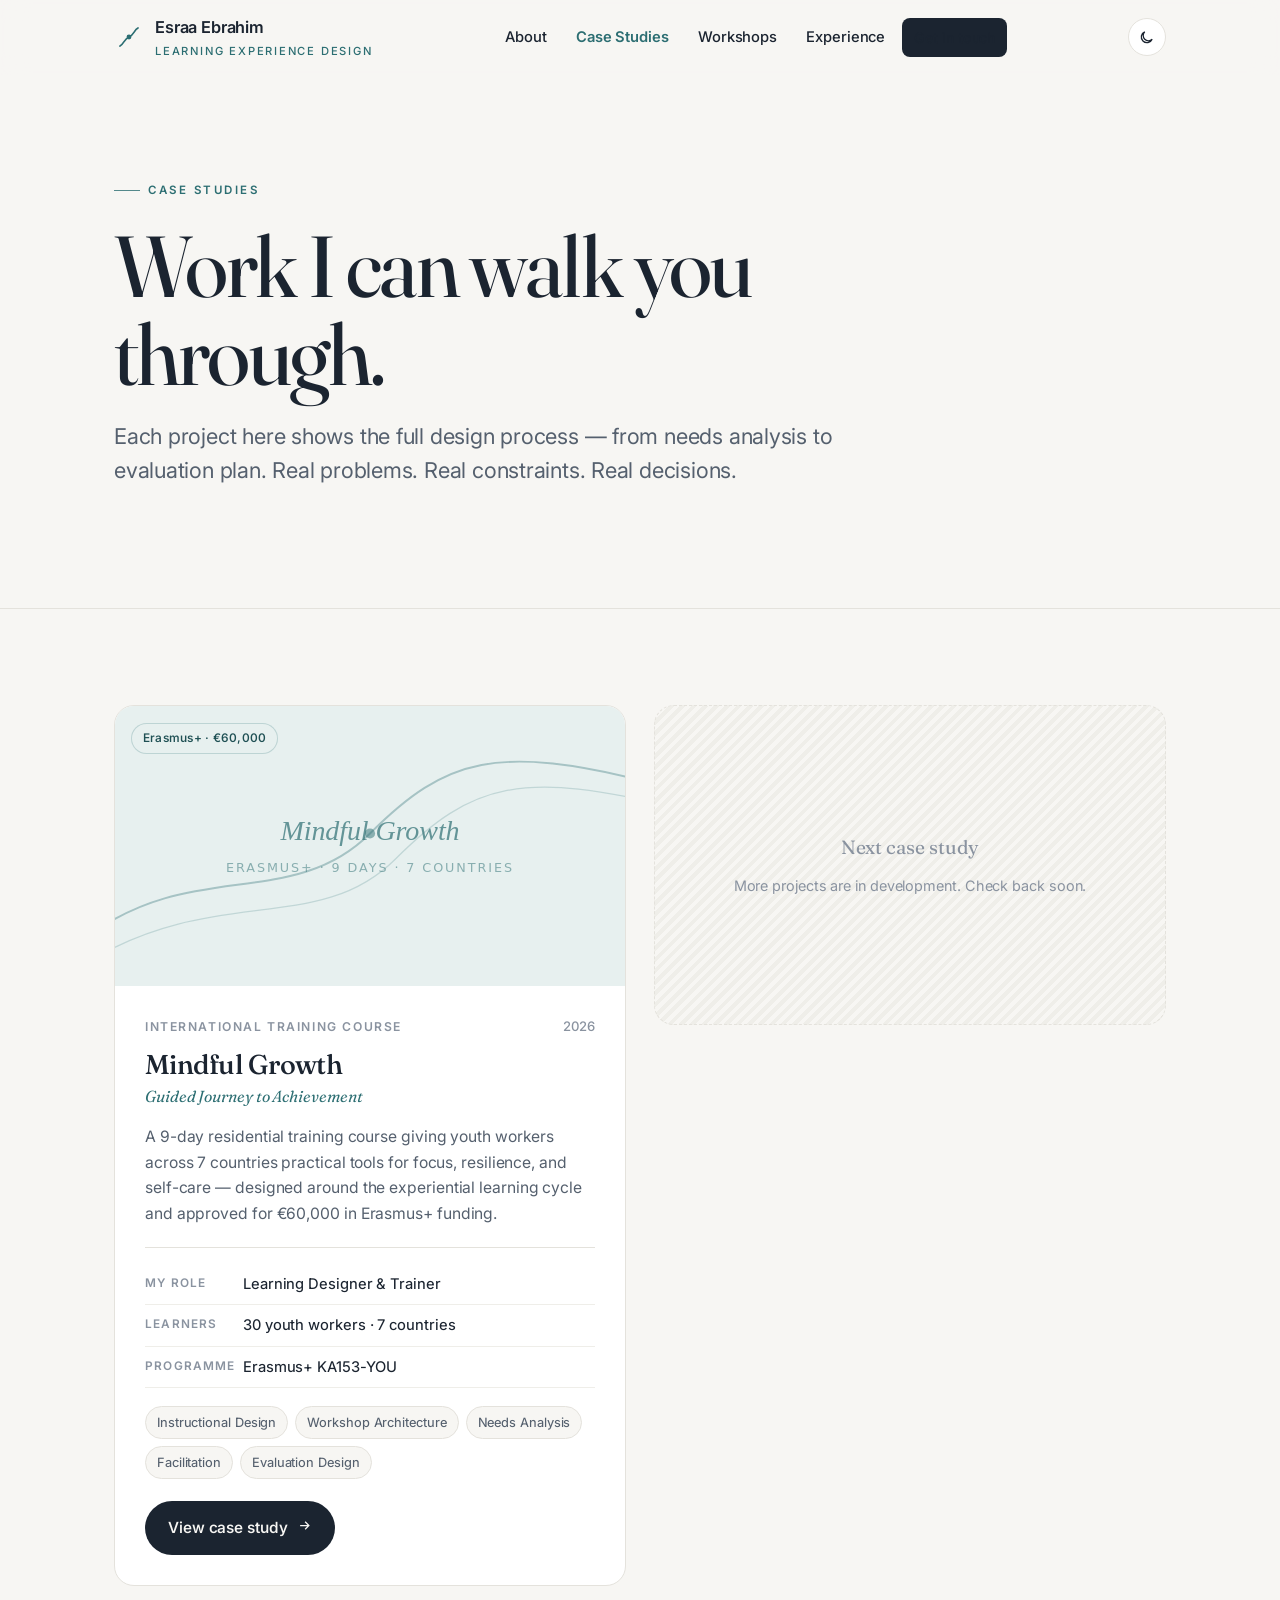
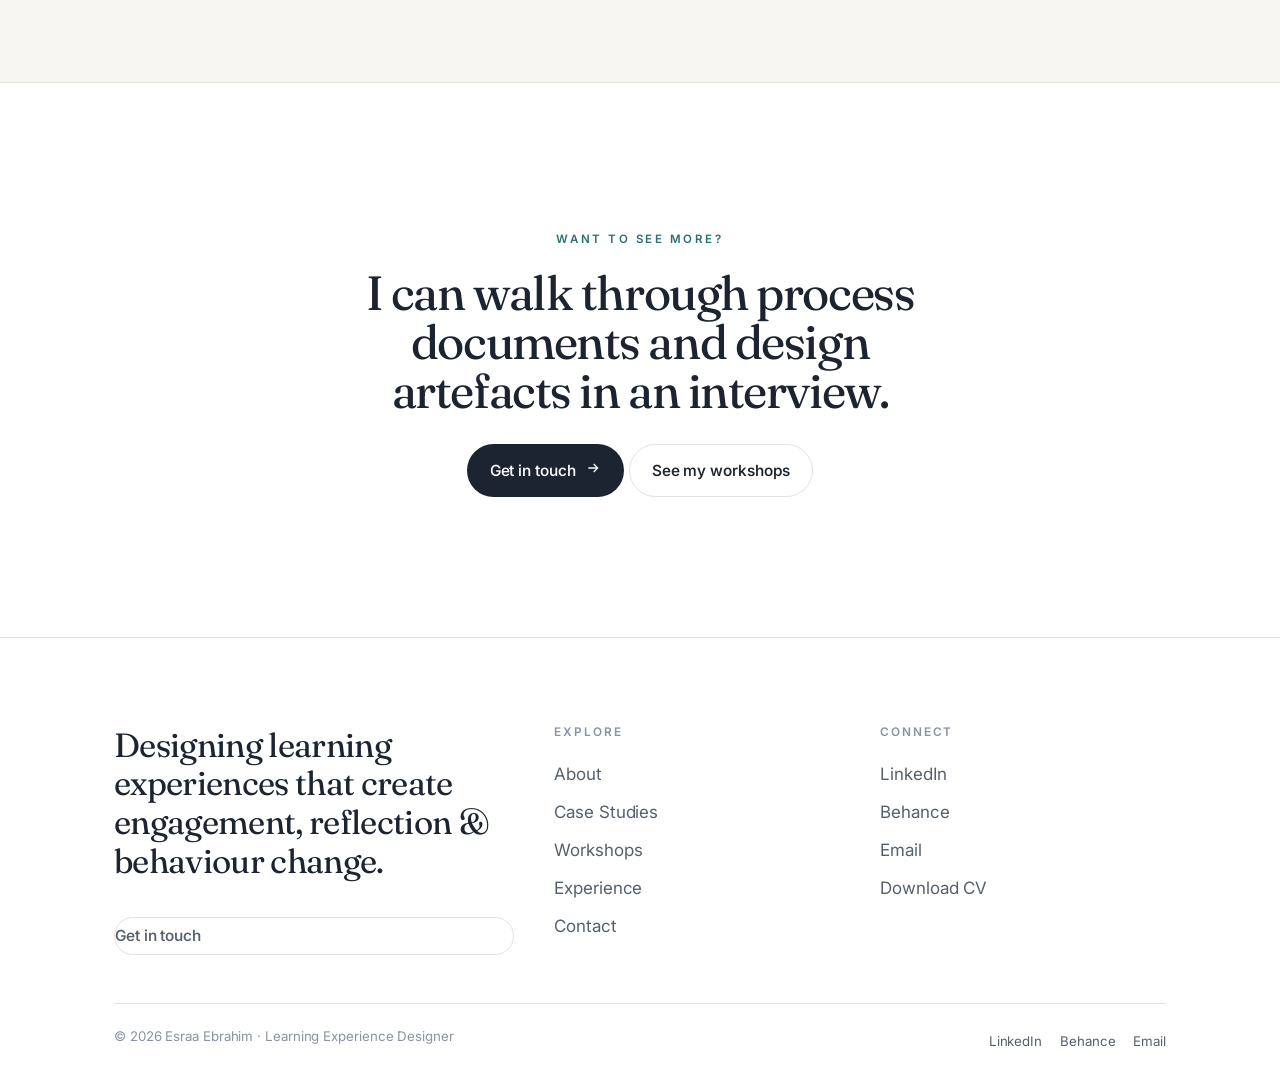
<file: esraa-portfolio-v3/site/projects.html>
<!DOCTYPE html>
<html lang="en">
<head>
<meta charset="UTF-8">
<meta name="viewport" content="width=device-width, initial-scale=1">
<title>Case Studies — Esraa Ebrahim</title>
<meta name="description" content="Esraa Ebrahim — Learning Experience Designer. Selected case studies in instructional design and learning experience design.">
<link rel="preconnect" href="https://fonts.googleapis.com">
<link rel="preconnect" href="https://fonts.gstatic.com" crossorigin>
<link href="https://fonts.googleapis.com/css2?family=Fraunces:ital,opsz,wght@0,9..144,300..600;1,9..144,300..500&family=Inter:wght@400;450;500;550;600&display=swap" rel="stylesheet">
<link rel="stylesheet" href="shared.css">
</head>
<body>
<a class="skip" href="#main">Skip to content</a>
<header class="nav">
  <div class="nav-inner">
    <a class="brand" href="index.html" aria-label="Esraa Ebrahim — home">
      <svg class="mark" width="30" height="30" viewBox="0 0 30 30" aria-hidden="true">
        <path d="M6 24c4-2 4-7 9-9s5-7 9-9" fill="none" stroke="var(--teal)" stroke-width="1.7" stroke-linecap="round"/>
        <circle cx="15" cy="15" r="2.4" class="knot-fill"/>
      </svg>
      <span>Esraa Ebrahim<small>Learning Experience Design</small></span>
    </a>
    <nav class="nav-links" aria-label="Primary">
      <a href="about.html">About</a><a href="projects.html" class="active">Case Studies</a><a href="workshops.html">Workshops</a><a href="experience.html">Experience</a>
      <a href="contact.html" class="nav-cta">Get in touch</a>
    </nav>
    <div class="nav-tools">
      <button class="theme-btn" type="button" aria-label="Toggle theme"></button>
      <button class="menu-btn" type="button" aria-label="Open menu" aria-expanded="false">
        <svg width="20" height="20" viewBox="0 0 24 24" fill="none" stroke="currentColor" stroke-width="1.8"><path d="M3 6h18M3 12h18M3 18h18"/></svg>
      </button>
    </div>
  </div>
</header>
<main id="main">

<section class="page-hero section-pad-sm">
  <div class="wrap">
    <span class="eyebrow reveal">Case Studies</span>
    <h1 class="display reveal" data-d="1" style="margin-top:22px;max-width:16ch">Work I can walk you through.</h1>
    <p class="lead reveal" data-d="2" style="margin-top:22px;max-width:54ch">
      Each project here shows the full design process — from needs analysis to evaluation plan.
      Real problems. Real constraints. Real decisions.
    </p>
  </div>
</section>

<hr class="divider">

<section class="section-pad-sm">
  <div class="wrap">
    <div class="cs-grid">

      <!-- PROJECT CARD 01 -->
      <article class="cs-card reveal">
        <div class="cs-card-cover">
          <div class="cs-card-cover-inner">
            <div class="cs-cover-pattern">
              <svg viewBox="0 0 400 220" xmlns="http://www.w3.org/2000/svg" aria-hidden="true" preserveAspectRatio="xMidYMid slice">
                <rect width="400" height="220" fill="var(--teal-tint)"/>
                <!-- decorative thread motif -->
                <path d="M-20 180 C 60 120, 140 160, 200 100 S 300 30, 420 60" fill="none" stroke="var(--teal)" stroke-width="1.5" stroke-linecap="round" opacity="0.35"/>
                <path d="M-20 200 C 80 140, 160 180, 220 120 S 320 50, 440 80" fill="none" stroke="var(--teal)" stroke-width="1" stroke-linecap="round" opacity="0.2"/>
                <circle cx="200" cy="100" r="4" fill="var(--teal)" opacity="0.5"/>
                <!-- central label -->
                <text x="200" y="105" text-anchor="middle" font-family="Georgia, serif" font-style="italic" font-size="22" fill="var(--teal)" opacity="0.7">Mindful Growth</text>
                <text x="200" y="130" text-anchor="middle" font-family="system-ui, sans-serif" font-size="10" fill="var(--teal)" opacity="0.5" letter-spacing="0.15em" text-transform="uppercase">ERASMUS+ · 9 DAYS · 7 COUNTRIES</text>
              </svg>
            </div>
            <div class="cs-card-badge">
              <span class="tag">Erasmus+ · €60,000</span>
            </div>
          </div>
        </div>
        <div class="cs-card-body">
          <div class="cs-card-meta-row">
            <span class="cs-type">International Training Course</span>
            <span class="cs-year">2026</span>
          </div>
          <h2 class="h3 cs-card-title">Mindful Growth</h2>
          <p class="cs-card-subtitle serif-i">Guided Journey to Achievement</p>
          <p class="cs-card-desc">A 9-day residential training course giving youth workers across 7 countries practical tools for focus, resilience, and self-care — designed around the experiential learning cycle and approved for €60,000 in Erasmus+ funding.</p>

          <div class="cs-card-details">
            <div class="cs-detail"><span class="cs-dk">My role</span><span class="cs-dv">Learning Designer &amp; Trainer</span></div>
            <div class="cs-detail"><span class="cs-dk">Learners</span><span class="cs-dv">30 youth workers · 7 countries</span></div>
            <div class="cs-detail"><span class="cs-dk">Programme</span><span class="cs-dv">Erasmus+ KA153-YOU</span></div>
          </div>

          <div class="cs-card-skills">
            <span class="chip-sm">Instructional Design</span>
            <span class="chip-sm">Workshop Architecture</span>
            <span class="chip-sm">Needs Analysis</span>
            <span class="chip-sm">Facilitation</span>
            <span class="chip-sm">Evaluation Design</span>
          </div>

          <a class="btn btn-primary btn-arrow cs-card-cta" href="mindful-growth.html">
            View case study
            <span class="btn-arrow"><svg width="15" height="15" viewBox="0 0 24 24" fill="none" stroke="currentColor" stroke-width="2"><path d="M5 12h14M13 6l6 6-6 6"/></svg></span>
          </a>
        </div>
      </article>

      <!-- PLACEHOLDER — COMING SOON -->
      <div class="cs-card cs-card-ghost reveal" data-d="1" aria-hidden="true">
        <div class="cs-ghost-inner">
          <span class="cs-ghost-label">Next case study</span>
          <p class="cs-ghost-note">More projects are in development. Check back soon.</p>
        </div>
      </div>

    </div>
  </div>
</section>

<section class="cta-band section-pad">
  <div class="wrap center">
    <span class="eyebrow no-rule reveal" style="justify-content:center">Want to see more?</span>
    <h2 class="display reveal" data-d="1" style="margin-top:18px;font-size:clamp(2rem,4.5vw,3rem);max-width:20ch;margin-inline:auto">
      I can walk through process documents and design artefacts in an interview.</h2>
    <div class="hero-cta reveal" data-d="2" style="justify-content:center;margin-top:28px">
      <a class="btn btn-primary btn-arrow" href="contact.html">Get in touch
        <span class="btn-arrow"><svg width="16" height="16" viewBox="0 0 24 24" fill="none" stroke="currentColor" stroke-width="2"><path d="M5 12h14M13 6l6 6-6 6"/></svg></span></a>
      <a class="btn btn-ghost" href="workshops.html">See my workshops</a>
    </div>
  </div>
</section>

</main>
<style>

.cs-grid{display:grid;grid-template-columns:repeat(2,1fr);gap:28px;align-items:start}
@media(max-width:860px){.cs-grid{grid-template-columns:1fr}}

/* card */
.cs-card{background:var(--paper-2);border:1px solid var(--line);border-radius:20px;overflow:hidden;display:flex;flex-direction:column;transition:box-shadow .3s,border-color .3s,transform .3s}
.cs-card:hover{box-shadow:var(--shadow-lg);border-color:color-mix(in srgb,var(--teal) 35%,var(--line));transform:translateY(-3px)}

/* cover image area */
.cs-card-cover{width:100%}
.cs-card-cover-inner{position:relative;width:100%;height:0;padding-bottom:55%;overflow:hidden}
.cs-cover-pattern{position:absolute;inset:0;width:100%;height:100%}
.cs-cover-pattern svg{width:100%;height:100%}
.cs-card-badge{position:absolute;top:16px;left:16px}

/* card body */
.cs-card-body{padding:clamp(20px,3vw,30px);display:flex;flex-direction:column;flex:1}
.cs-card-meta-row{display:flex;align-items:center;justify-content:space-between;margin-bottom:12px}
.cs-type{font-size:.76rem;letter-spacing:.13em;text-transform:uppercase;color:var(--ink-faint);font-weight:600}
.cs-year{font-size:.82rem;color:var(--ink-faint);font-weight:500}
.cs-card-title{margin-bottom:4px}
.cs-card-subtitle{color:var(--teal);font-size:1rem;margin-bottom:14px;display:block}
.cs-card-desc{font-size:.98rem;line-height:1.65;color:var(--ink-soft);margin-bottom:20px;max-width:58ch}

.cs-card-details{display:grid;gap:0;margin-bottom:18px;border-top:1px solid var(--line);padding-top:16px}
.cs-detail{display:grid;grid-template-columns:90px 1fr;gap:8px;padding:8px 0;border-bottom:1px solid var(--line-2)}
.cs-dk{font-size:.74rem;letter-spacing:.1em;text-transform:uppercase;color:var(--ink-faint);font-weight:600;padding-top:2px}
.cs-dv{font-size:.92rem;color:var(--ink);font-weight:450}

.cs-card-skills{display:flex;flex-wrap:wrap;gap:7px;margin-bottom:22px}
.chip-sm{display:inline-block;padding:5px 11px;border-radius:100px;border:1px solid var(--line);background:var(--paper);font-size:.8rem;color:var(--ink-soft);font-weight:450}

.cs-card-cta{align-self:flex-start}

/* ghost card */
.cs-card-ghost{background:repeating-linear-gradient(-45deg,var(--paper),var(--paper) 4px,var(--line-2) 4px,var(--line-2) 8px);border-style:dashed;min-height:320px;display:flex;align-items:center;justify-content:center;transform:none!important;box-shadow:none!important;cursor:default}
.cs-ghost-inner{text-align:center;padding:40px 24px}
.cs-ghost-label{font-family:var(--f-display);font-size:1.2rem;color:var(--ink-faint);display:block;margin-bottom:10px}
.cs-ghost-note{font-size:.9rem;color:var(--ink-faint);margin:0}

.cta-band{background:var(--paper-2);border-top:1px solid var(--line)}

</style>
<footer class="footer">
  <div class="wrap">
    <div class="footer-grid">
      <div>
        <p class="big">Designing learning experiences that create engagement, reflection &amp; behaviour change.</p>
        <a class="btn btn-ghost" style="margin-top:24px" href="contact.html">Get in touch</a>
      </div>
      <div>
        <h4>Explore</h4>
        <a href="about.html">About</a>
        <a href="projects.html">Case Studies</a>
        <a href="workshops.html">Workshops</a>
        <a href="experience.html">Experience</a>
        <a href="contact.html">Contact</a>
      </div>
      <div>
        <h4>Connect</h4>
        <a href="https://www.linkedin.com/in/esraa-ebrahim-797725212" target="_blank" rel="noopener">LinkedIn</a>
        <a href="https://www.behance.net/cd5e05d9" target="_blank" rel="noopener">Behance</a>
        <a href="mailto:esraa.ibrahim.mostafa@gmail.com">Email</a>
        <a href="assets/Esraa-Ebrahim-CV.pdf" download>Download CV</a>
      </div>
    </div>
    <div class="footer-base">
      <span>© 2026 Esraa Ebrahim · Learning Experience Designer</span>
      <span style="display:flex;gap:18px">
        <a href="https://www.linkedin.com/in/esraa-ebrahim-797725212" target="_blank" rel="noopener">LinkedIn</a>
        <a href="https://www.behance.net/cd5e05d9" target="_blank" rel="noopener">Behance</a>
        <a href="mailto:esraa.ibrahim.mostafa@gmail.com">Email</a>
      </span>
    </div>
  </div>
</footer>
<script src="shared.js"></script>
</body>
</html>
</file>
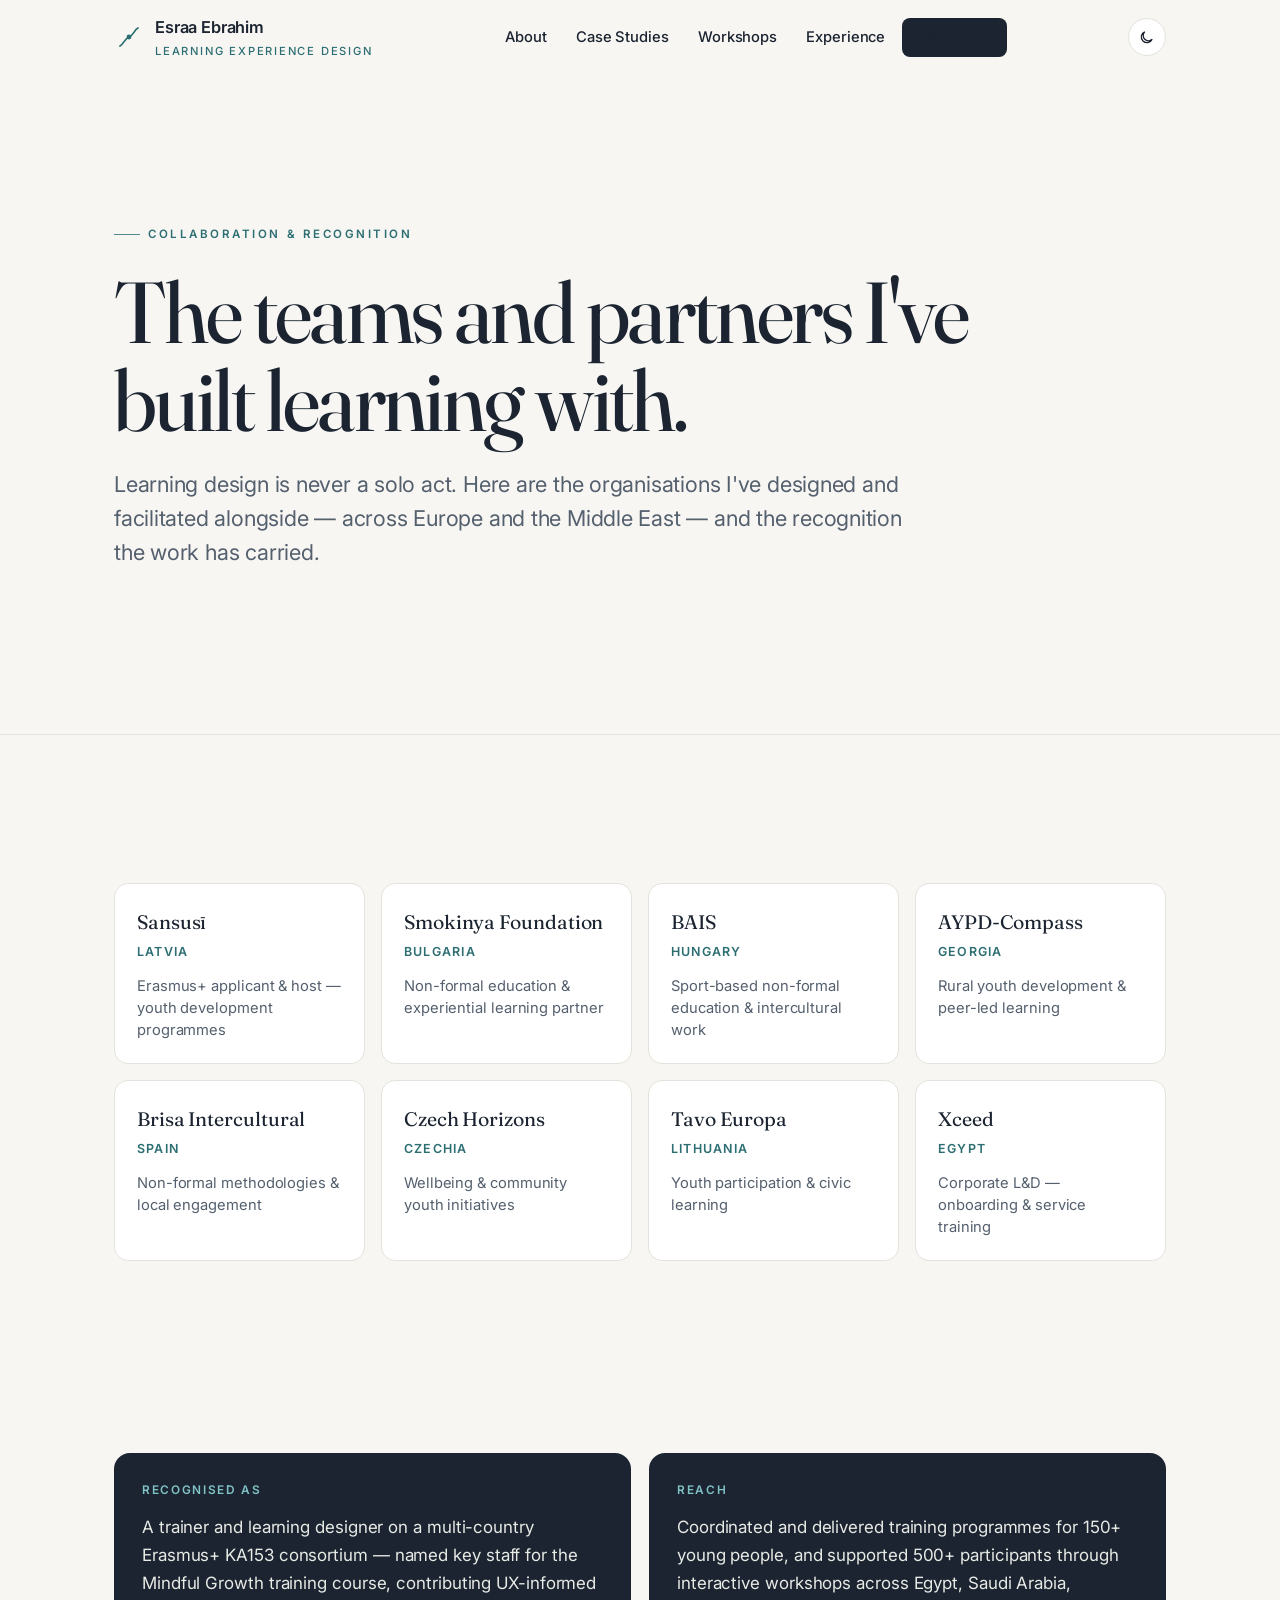
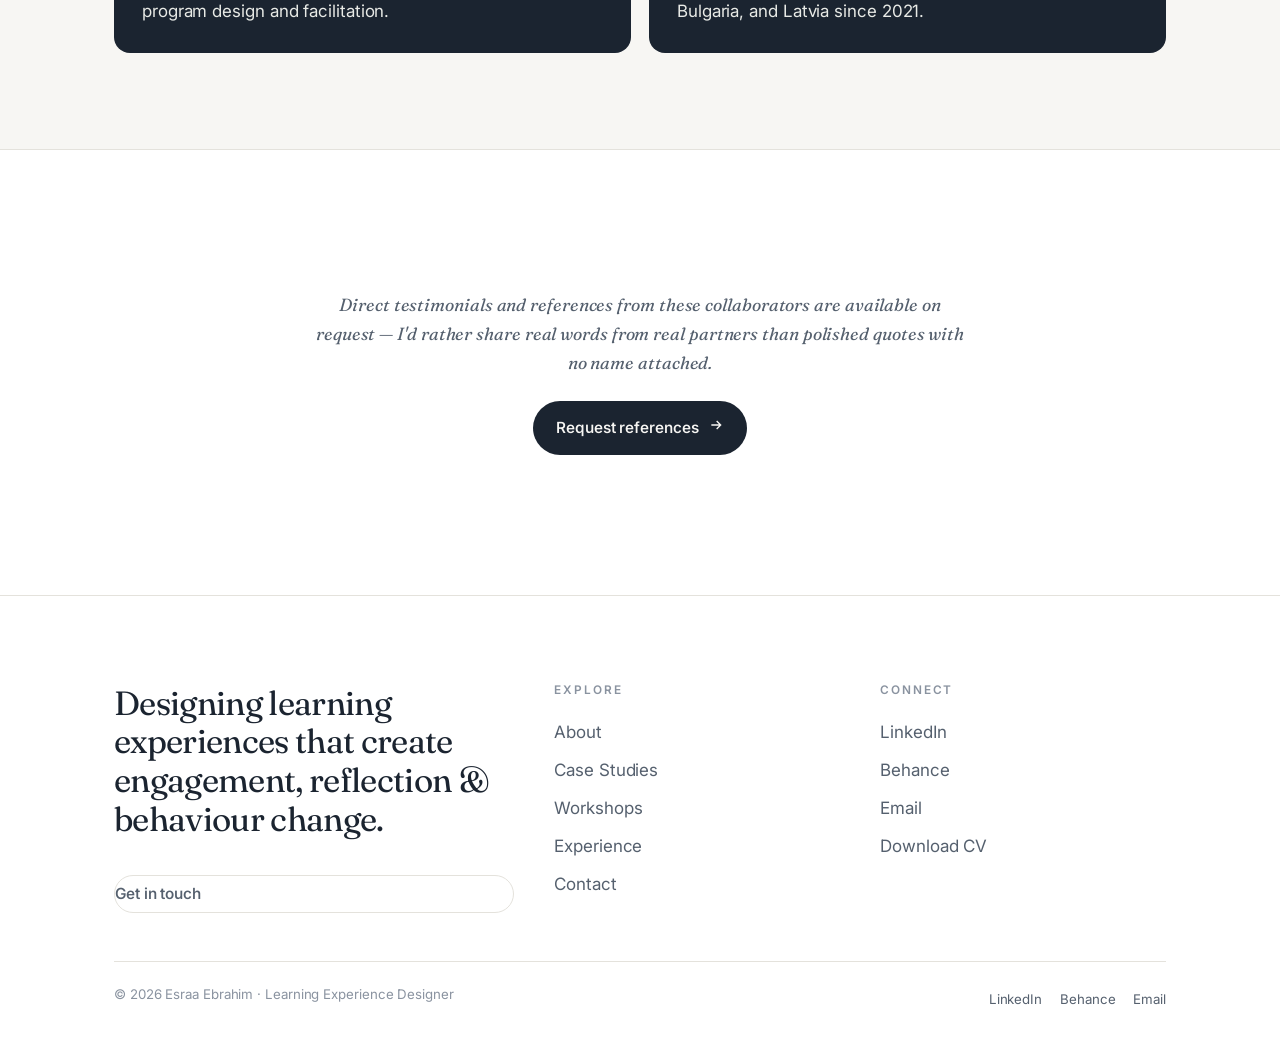
<file: esraa-portfolio-v3/site/testimonials.html>
<!DOCTYPE html>
<html lang="en">
<head>
<meta charset="UTF-8">
<meta name="viewport" content="width=device-width, initial-scale=1">
<title>Collaboration & Recognition — Esraa Ebrahim</title>
<meta name="description" content="Esraa Ebrahim — Learning Experience Designer. The teams and partners behind the work, across Europe and the Middle East.">
<link rel="preconnect" href="https://fonts.googleapis.com">
<link rel="preconnect" href="https://fonts.gstatic.com" crossorigin>
<link href="https://fonts.googleapis.com/css2?family=Fraunces:ital,opsz,wght@0,9..144,300..600;1,9..144,300..500&family=Inter:wght@400;450;500;550;600&display=swap" rel="stylesheet">
<link rel="stylesheet" href="shared.css">
</head>
<body>
<a class="skip" href="#main">Skip to content</a>
<header class="nav">
  <div class="nav-inner">
    <a class="brand" href="index.html" aria-label="Esraa Ebrahim — home">
      <svg class="mark" width="30" height="30" viewBox="0 0 30 30" aria-hidden="true">
        <path d="M6 24c4-2 4-7 9-9s5-7 9-9" fill="none" stroke="var(--teal)" stroke-width="1.7" stroke-linecap="round"/>
        <circle cx="15" cy="15" r="2.4" class="knot-fill"/>
      </svg>
      <span>Esraa Ebrahim<small>Learning Experience Design</small></span>
    </a>
    <nav class="nav-links" aria-label="Primary">
      <a href="about.html">About</a><a href="projects.html">Case Studies</a><a href="workshops.html">Workshops</a><a href="experience.html">Experience</a>
      
      <a href="contact.html" class="nav-cta">Get in touch</a>
    </nav>
    <div class="nav-tools">
      <button class="theme-btn" type="button" aria-label="Toggle theme"></button>
      <button class="menu-btn" type="button" aria-label="Open menu" aria-expanded="false">
        <svg width="20" height="20" viewBox="0 0 24 24" fill="none" stroke="currentColor" stroke-width="1.8"><path d="M3 6h18M3 12h18M3 18h18"/></svg>
      </button>
    </div>
  </div>
</header>
<main id="main">

<section class="page-hero section-pad">
  <div class="wrap">
    <span class="eyebrow reveal">Collaboration &amp; recognition</span>
    <h1 class="display reveal" data-d="1" style="margin-top:24px;max-width:17ch">The teams and partners I've built learning with.</h1>
    <p class="lead reveal" data-d="2" style="margin-top:24px;max-width:58ch">
      Learning design is never a solo act. Here are the organisations I've designed and facilitated alongside — across
      Europe and the Middle East — and the recognition the work has carried.
    </p>
  </div>
</section>

<hr class="divider">

<section class="section-pad-sm">
  <div class="wrap">
    <span class="eyebrow reveal">Worked alongside</span>
    <div class="partner-grid">
      <div class="partner reveal"><span class="p-name">Sansusī</span><span class="p-place">Latvia</span><span class="p-role">Erasmus+ applicant &amp; host — youth development programmes</span></div>
      <div class="partner reveal"><span class="p-name">Smokinya Foundation</span><span class="p-place">Bulgaria</span><span class="p-role">Non-formal education &amp; experiential learning partner</span></div>
      <div class="partner reveal"><span class="p-name">BAIS</span><span class="p-place">Hungary</span><span class="p-role">Sport-based non-formal education &amp; intercultural work</span></div>
      <div class="partner reveal"><span class="p-name">AYPD-Compass</span><span class="p-place">Georgia</span><span class="p-role">Rural youth development &amp; peer-led learning</span></div>
      <div class="partner reveal"><span class="p-name">Brisa Intercultural</span><span class="p-place">Spain</span><span class="p-role">Non-formal methodologies &amp; local engagement</span></div>
      <div class="partner reveal"><span class="p-name">Czech Horizons</span><span class="p-place">Czechia</span><span class="p-role">Wellbeing &amp; community youth initiatives</span></div>
      <div class="partner reveal"><span class="p-name">Tavo Europa</span><span class="p-place">Lithuania</span><span class="p-role">Youth participation &amp; civic learning</span></div>
      <div class="partner reveal"><span class="p-name">Xceed</span><span class="p-place">Egypt</span><span class="p-role">Corporate L&amp;D — onboarding &amp; service training</span></div>
    </div>
  </div>
</section>

<section class="section-pad-sm">
  <div class="wrap">
    <div class="recog reveal">
      <div class="recog-card">
        <span class="recog-k">Recognised as</span>
        <p class="recog-v">A trainer and learning designer on a multi-country Erasmus+ KA153 consortium — named key staff
        for the Mindful Growth training course, contributing UX-informed program design and facilitation.</p>
      </div>
      <div class="recog-card">
        <span class="recog-k">Reach</span>
        <p class="recog-v">Coordinated and delivered training programmes for 150+ young people, and supported 500+
        participants through interactive workshops across Egypt, Saudi Arabia, Bulgaria, and Latvia since 2021.</p>
      </div>
    </div>
  </div>
</section>

<section class="quote-cta section-pad">
  <div class="wrap center">
    <p class="quote-note reveal">Direct testimonials and references from these collaborators are available on request —
    I'd rather share real words from real partners than polished quotes with no name attached.</p>
    <div class="hero-cta reveal" style="justify-content:center;margin-top:24px">
      <a class="btn btn-primary btn-arrow" href="contact.html">Request references
        <span class="btn-arrow"><svg width="16" height="16" viewBox="0 0 24 24" fill="none" stroke="currentColor" stroke-width="2"><path d="M5 12h14M13 6l6 6-6 6"/></svg></span></a>
    </div>
  </div>
</section>

</main>
<style>

.partner-grid{display:grid;grid-template-columns:repeat(4,1fr);gap:16px;margin-top:24px}
@media(max-width:900px){.partner-grid{grid-template-columns:repeat(2,1fr)}}
@media(max-width:520px){.partner-grid{grid-template-columns:1fr}}
.partner{background:var(--paper-2);border:1px solid var(--line);border-radius:14px;padding:22px;display:flex;flex-direction:column;gap:4px;
  transition:border-color .25s,box-shadow .25s}
.partner:hover{border-color:color-mix(in srgb,var(--teal) 32%,var(--line));box-shadow:var(--shadow)}
.p-name{font-family:var(--f-display);font-size:1.22rem;color:var(--ink)}
.p-place{font-size:.78rem;letter-spacing:.1em;text-transform:uppercase;color:var(--teal);font-weight:600}
.p-role{font-size:.92rem;line-height:1.5;color:var(--ink-soft);margin-top:8px}
.recog{display:grid;grid-template-columns:1fr 1fr;gap:18px}
@media(max-width:720px){.recog{grid-template-columns:1fr}}
.recog-card{background:var(--ink);border-radius:16px;padding:28px}
.recog-k{font-size:.74rem;letter-spacing:.14em;text-transform:uppercase;color:#7fc3c6;font-weight:600;display:block;margin-bottom:12px}
.recog-v{color:#E8EAE6;font-size:1.06rem;line-height:1.66;margin:0}
.quote-cta{background:var(--paper-2);border-top:1px solid var(--line)}
.quote-note{max-width:60ch;margin-inline:auto;font-size:1.1rem;line-height:1.65;color:var(--ink-soft);font-family:var(--f-display);font-style:italic}

</style>
<footer class="footer">
  <div class="wrap">
    <div class="footer-grid">
      <div>
        <p class="big">Designing learning experiences that create engagement, reflection &amp; behaviour change.</p>
        <a class="btn btn-ghost" style="margin-top:24px" href="contact.html">Get in touch</a>
      </div>
            <div>
        <h4>Explore</h4>
        <a href="about.html">About</a>
        <a href="projects.html">Case Studies</a>
        <a href="workshops.html">Workshops</a>
        <a href="experience.html">Experience</a>
        <a href="contact.html">Contact</a>
      </div>
      <div>
        <h4>Connect</h4>
        <a href="https://www.linkedin.com/in/esraa-ebrahim-797725212" target="_blank" rel="noopener">LinkedIn</a>
        <a href="https://www.behance.net/cd5e05d9" target="_blank" rel="noopener">Behance</a>
        <a href="mailto:esraa.ibrahim.mostafa@gmail.com">Email</a>
        <a href="assets/Esraa-Ebrahim-CV.pdf" download>Download CV</a>
      </div>
    </div>
    <div class="footer-base">
      <span>© 2026 Esraa Ebrahim · Learning Experience Designer</span>
      <span style="display:flex;gap:18px">
        <a href="https://www.linkedin.com/in/esraa-ebrahim-797725212" target="_blank" rel="noopener">LinkedIn</a>
        <a href="https://www.behance.net/cd5e05d9" target="_blank" rel="noopener">Behance</a>
        <a href="mailto:esraa.ibrahim.mostafa@gmail.com">Email</a>
      </span>
    </div>
  </div>
</footer>
<script src="shared.js"></script>
</body>
</html>
</file>
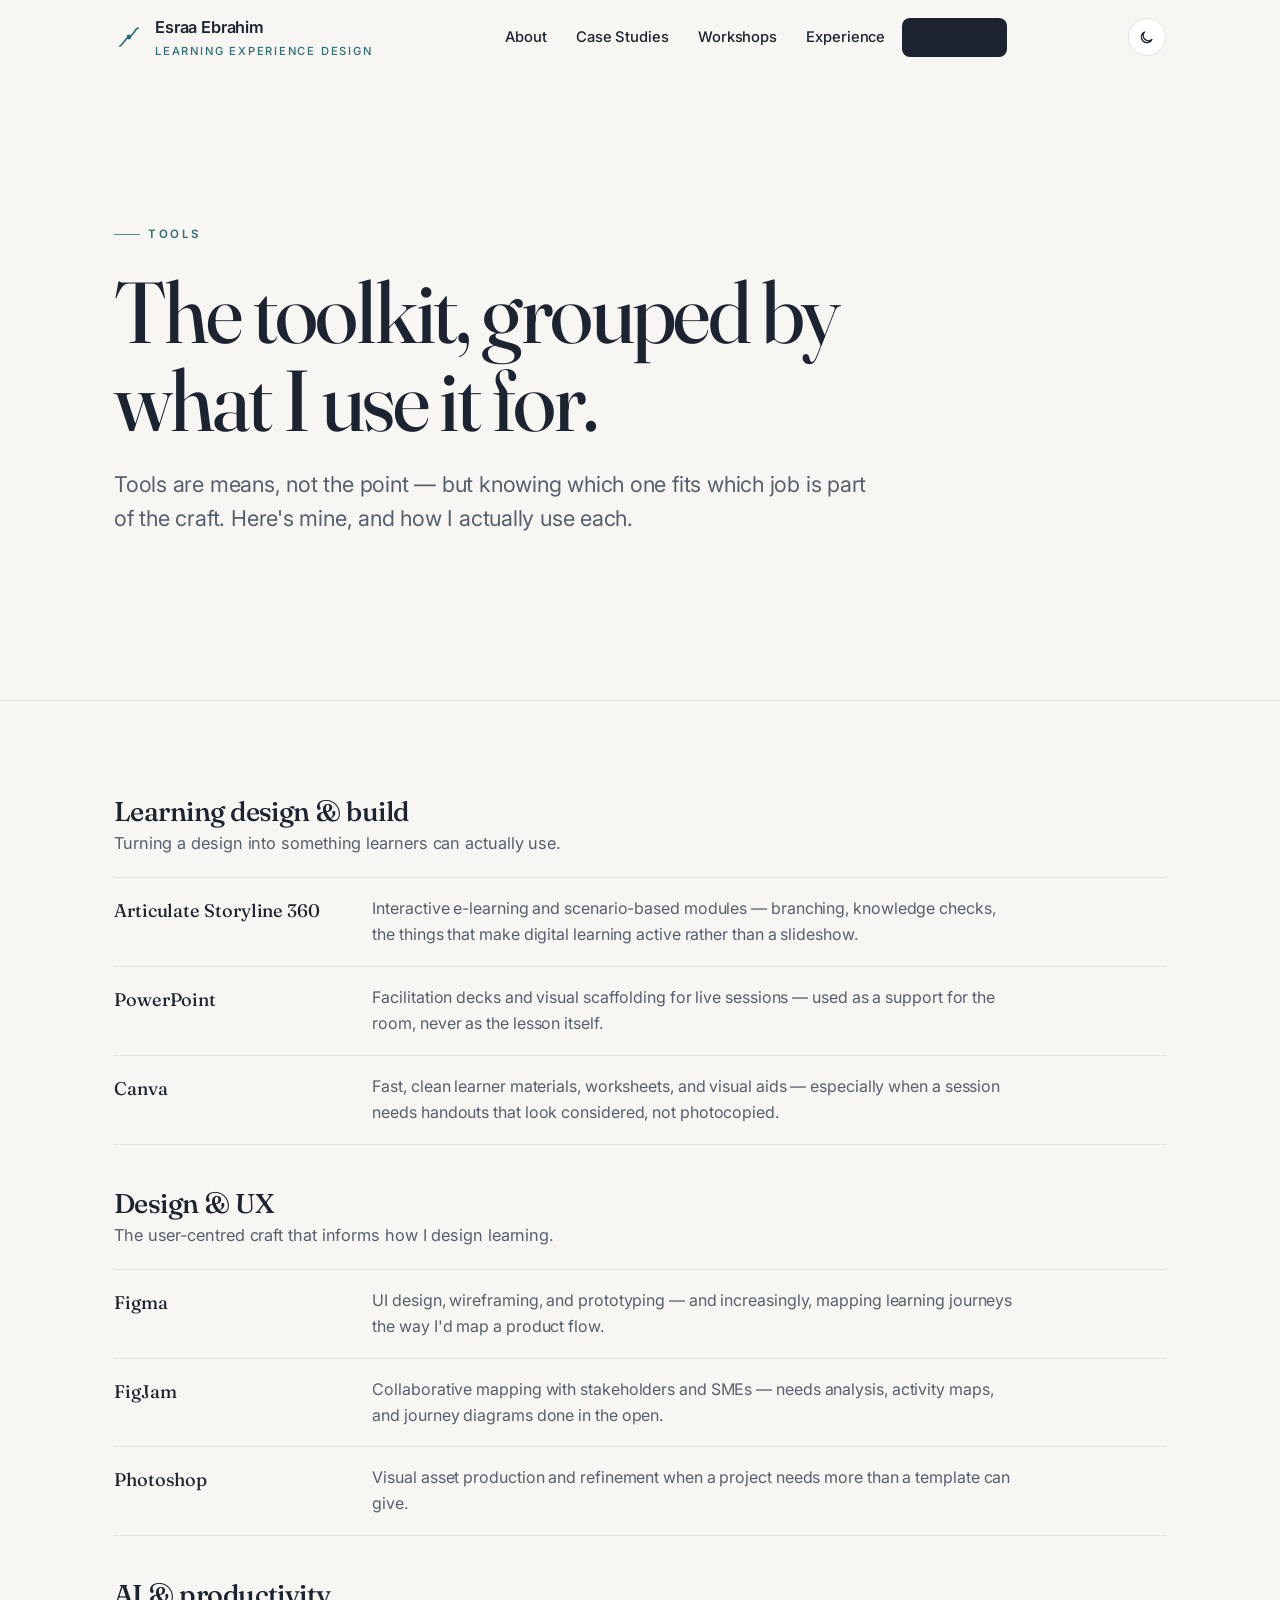
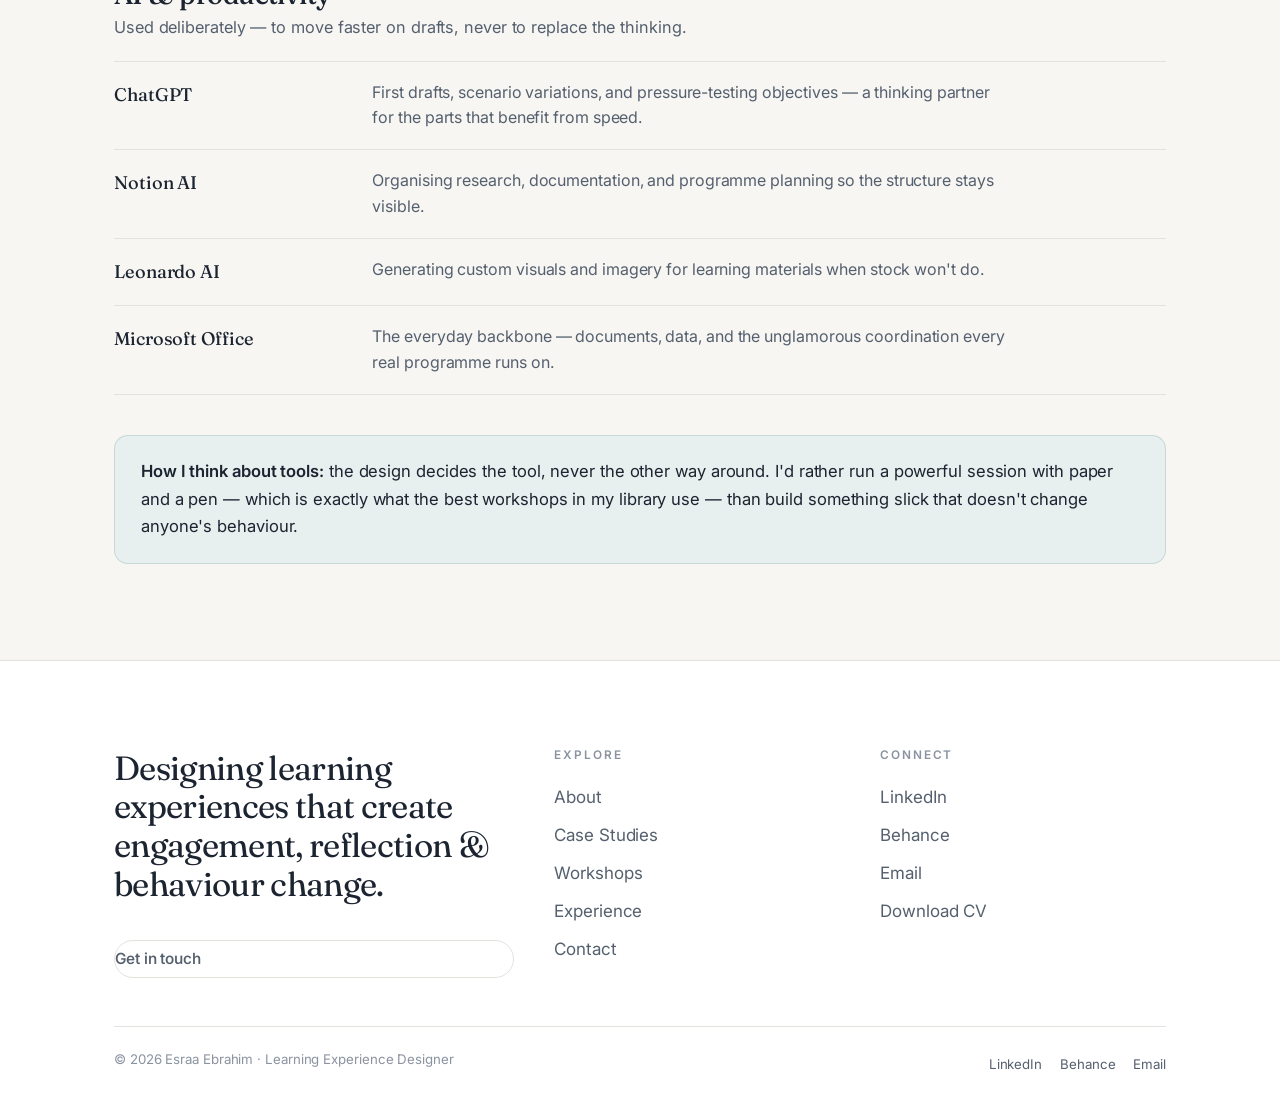
<file: esraa-portfolio-v3/site/tools.html>
<!DOCTYPE html>
<html lang="en">
<head>
<meta charset="UTF-8">
<meta name="viewport" content="width=device-width, initial-scale=1">
<title>Tools — Esraa Ebrahim</title>
<meta name="description" content="Esraa Ebrahim — Learning Experience Designer. The learning-design and UX toolkit, grouped by job.">
<link rel="preconnect" href="https://fonts.googleapis.com">
<link rel="preconnect" href="https://fonts.gstatic.com" crossorigin>
<link href="https://fonts.googleapis.com/css2?family=Fraunces:ital,opsz,wght@0,9..144,300..600;1,9..144,300..500&family=Inter:wght@400;450;500;550;600&display=swap" rel="stylesheet">
<link rel="stylesheet" href="shared.css">
</head>
<body>
<a class="skip" href="#main">Skip to content</a>
<header class="nav">
  <div class="nav-inner">
    <a class="brand" href="index.html" aria-label="Esraa Ebrahim — home">
      <svg class="mark" width="30" height="30" viewBox="0 0 30 30" aria-hidden="true">
        <path d="M6 24c4-2 4-7 9-9s5-7 9-9" fill="none" stroke="var(--teal)" stroke-width="1.7" stroke-linecap="round"/>
        <circle cx="15" cy="15" r="2.4" class="knot-fill"/>
      </svg>
      <span>Esraa Ebrahim<small>Learning Experience Design</small></span>
    </a>
    <nav class="nav-links" aria-label="Primary">
      <a href="about.html">About</a><a href="projects.html">Case Studies</a><a href="workshops.html">Workshops</a><a href="experience.html">Experience</a>
      
      <a href="contact.html" class="nav-cta">Get in touch</a>
    </nav>
    <div class="nav-tools">
      <button class="theme-btn" type="button" aria-label="Toggle theme"></button>
      <button class="menu-btn" type="button" aria-label="Open menu" aria-expanded="false">
        <svg width="20" height="20" viewBox="0 0 24 24" fill="none" stroke="currentColor" stroke-width="1.8"><path d="M3 6h18M3 12h18M3 18h18"/></svg>
      </button>
    </div>
  </div>
</header>
<main id="main">

<section class="page-hero section-pad">
  <div class="wrap">
    <span class="eyebrow reveal">Tools</span>
    <h1 class="display reveal" data-d="1" style="margin-top:24px;max-width:15ch">The toolkit, grouped by what I use it for.</h1>
    <p class="lead reveal" data-d="2" style="margin-top:24px;max-width:54ch">
      Tools are means, not the point — but knowing which one fits which job is part of the craft. Here's mine,
      and how I actually use each.
    </p>
  </div>
</section>

<hr class="divider">

<section class="section-pad-sm">
  <div class="wrap">
    <div class="tool-groups">

      <div class="tool-group reveal">
        <h2 class="h3">Learning design &amp; build</h2>
        <p class="tg-sub">Turning a design into something learners can actually use.</p>
        <div class="tool-rows">
          <div class="tool-row"><span class="tool-name">Articulate Storyline 360</span><span class="tool-use">Interactive e-learning and scenario-based modules — branching, knowledge checks, the things that make digital learning active rather than a slideshow.</span></div>
          <div class="tool-row"><span class="tool-name">PowerPoint</span><span class="tool-use">Facilitation decks and visual scaffolding for live sessions — used as a support for the room, never as the lesson itself.</span></div>
          <div class="tool-row"><span class="tool-name">Canva</span><span class="tool-use">Fast, clean learner materials, worksheets, and visual aids — especially when a session needs handouts that look considered, not photocopied.</span></div>
        </div>
      </div>

      <div class="tool-group reveal">
        <h2 class="h3">Design &amp; UX</h2>
        <p class="tg-sub">The user-centred craft that informs how I design learning.</p>
        <div class="tool-rows">
          <div class="tool-row"><span class="tool-name">Figma</span><span class="tool-use">UI design, wireframing, and prototyping — and increasingly, mapping learning journeys the way I'd map a product flow.</span></div>
          <div class="tool-row"><span class="tool-name">FigJam</span><span class="tool-use">Collaborative mapping with stakeholders and SMEs — needs analysis, activity maps, and journey diagrams done in the open.</span></div>
          <div class="tool-row"><span class="tool-name">Photoshop</span><span class="tool-use">Visual asset production and refinement when a project needs more than a template can give.</span></div>
        </div>
      </div>

      <div class="tool-group reveal">
        <h2 class="h3">AI &amp; productivity</h2>
        <p class="tg-sub">Used deliberately — to move faster on drafts, never to replace the thinking.</p>
        <div class="tool-rows">
          <div class="tool-row"><span class="tool-name">ChatGPT</span><span class="tool-use">First drafts, scenario variations, and pressure-testing objectives — a thinking partner for the parts that benefit from speed.</span></div>
          <div class="tool-row"><span class="tool-name">Notion AI</span><span class="tool-use">Organising research, documentation, and programme planning so the structure stays visible.</span></div>
          <div class="tool-row"><span class="tool-name">Leonardo AI</span><span class="tool-use">Generating custom visuals and imagery for learning materials when stock won't do.</span></div>
          <div class="tool-row"><span class="tool-name">Microsoft Office</span><span class="tool-use">The everyday backbone — documents, data, and the unglamorous coordination every real programme runs on.</span></div>
        </div>
      </div>

    </div>

    <div class="tool-note reveal">
      <p><b>How I think about tools:</b> the design decides the tool, never the other way around. I'd rather run a powerful
      session with paper and a pen — which is exactly what the best workshops in my library use — than build something
      slick that doesn't change anyone's behaviour.</p>
    </div>
  </div>
</section>

</main>
<style>

.tool-groups{display:grid;gap:clamp(28px,4vw,44px)}
.tool-group h2{margin-bottom:4px}
.tg-sub{color:var(--ink-soft);font-size:1.02rem;margin-bottom:20px}
.tool-rows{display:grid;gap:0;border-top:1px solid var(--line)}
.tool-row{display:grid;grid-template-columns:220px 1fr;gap:clamp(18px,3vw,40px);padding:18px 0;border-bottom:1px solid var(--line);align-items:start}
@media(max-width:680px){.tool-row{grid-template-columns:1fr;gap:6px}}
.tool-name{font-family:var(--f-display);font-size:1.14rem;font-weight:450;color:var(--ink)}
.tool-use{font-size:1rem;line-height:1.62;color:var(--ink-soft);max-width:64ch}
.tool-note{margin-top:40px;padding:22px 26px;background:var(--teal-tint);border-radius:14px;
  border:1px solid color-mix(in srgb,var(--teal) 18%,transparent)}
.tool-note p{margin:0;font-size:1.04rem;line-height:1.66;color:var(--ink)}
.tool-note b{color:var(--ink);font-weight:600}

</style>
<footer class="footer">
  <div class="wrap">
    <div class="footer-grid">
      <div>
        <p class="big">Designing learning experiences that create engagement, reflection &amp; behaviour change.</p>
        <a class="btn btn-ghost" style="margin-top:24px" href="contact.html">Get in touch</a>
      </div>
            <div>
        <h4>Explore</h4>
        <a href="about.html">About</a>
        <a href="projects.html">Case Studies</a>
        <a href="workshops.html">Workshops</a>
        <a href="experience.html">Experience</a>
        <a href="contact.html">Contact</a>
      </div>
      <div>
        <h4>Connect</h4>
        <a href="https://www.linkedin.com/in/esraa-ebrahim-797725212" target="_blank" rel="noopener">LinkedIn</a>
        <a href="https://www.behance.net/cd5e05d9" target="_blank" rel="noopener">Behance</a>
        <a href="mailto:esraa.ibrahim.mostafa@gmail.com">Email</a>
        <a href="assets/Esraa-Ebrahim-CV.pdf" download>Download CV</a>
      </div>
    </div>
    <div class="footer-base">
      <span>© 2026 Esraa Ebrahim · Learning Experience Designer</span>
      <span style="display:flex;gap:18px">
        <a href="https://www.linkedin.com/in/esraa-ebrahim-797725212" target="_blank" rel="noopener">LinkedIn</a>
        <a href="https://www.behance.net/cd5e05d9" target="_blank" rel="noopener">Behance</a>
        <a href="mailto:esraa.ibrahim.mostafa@gmail.com">Email</a>
      </span>
    </div>
  </div>
</footer>
<script src="shared.js"></script>
</body>
</html>
</file>
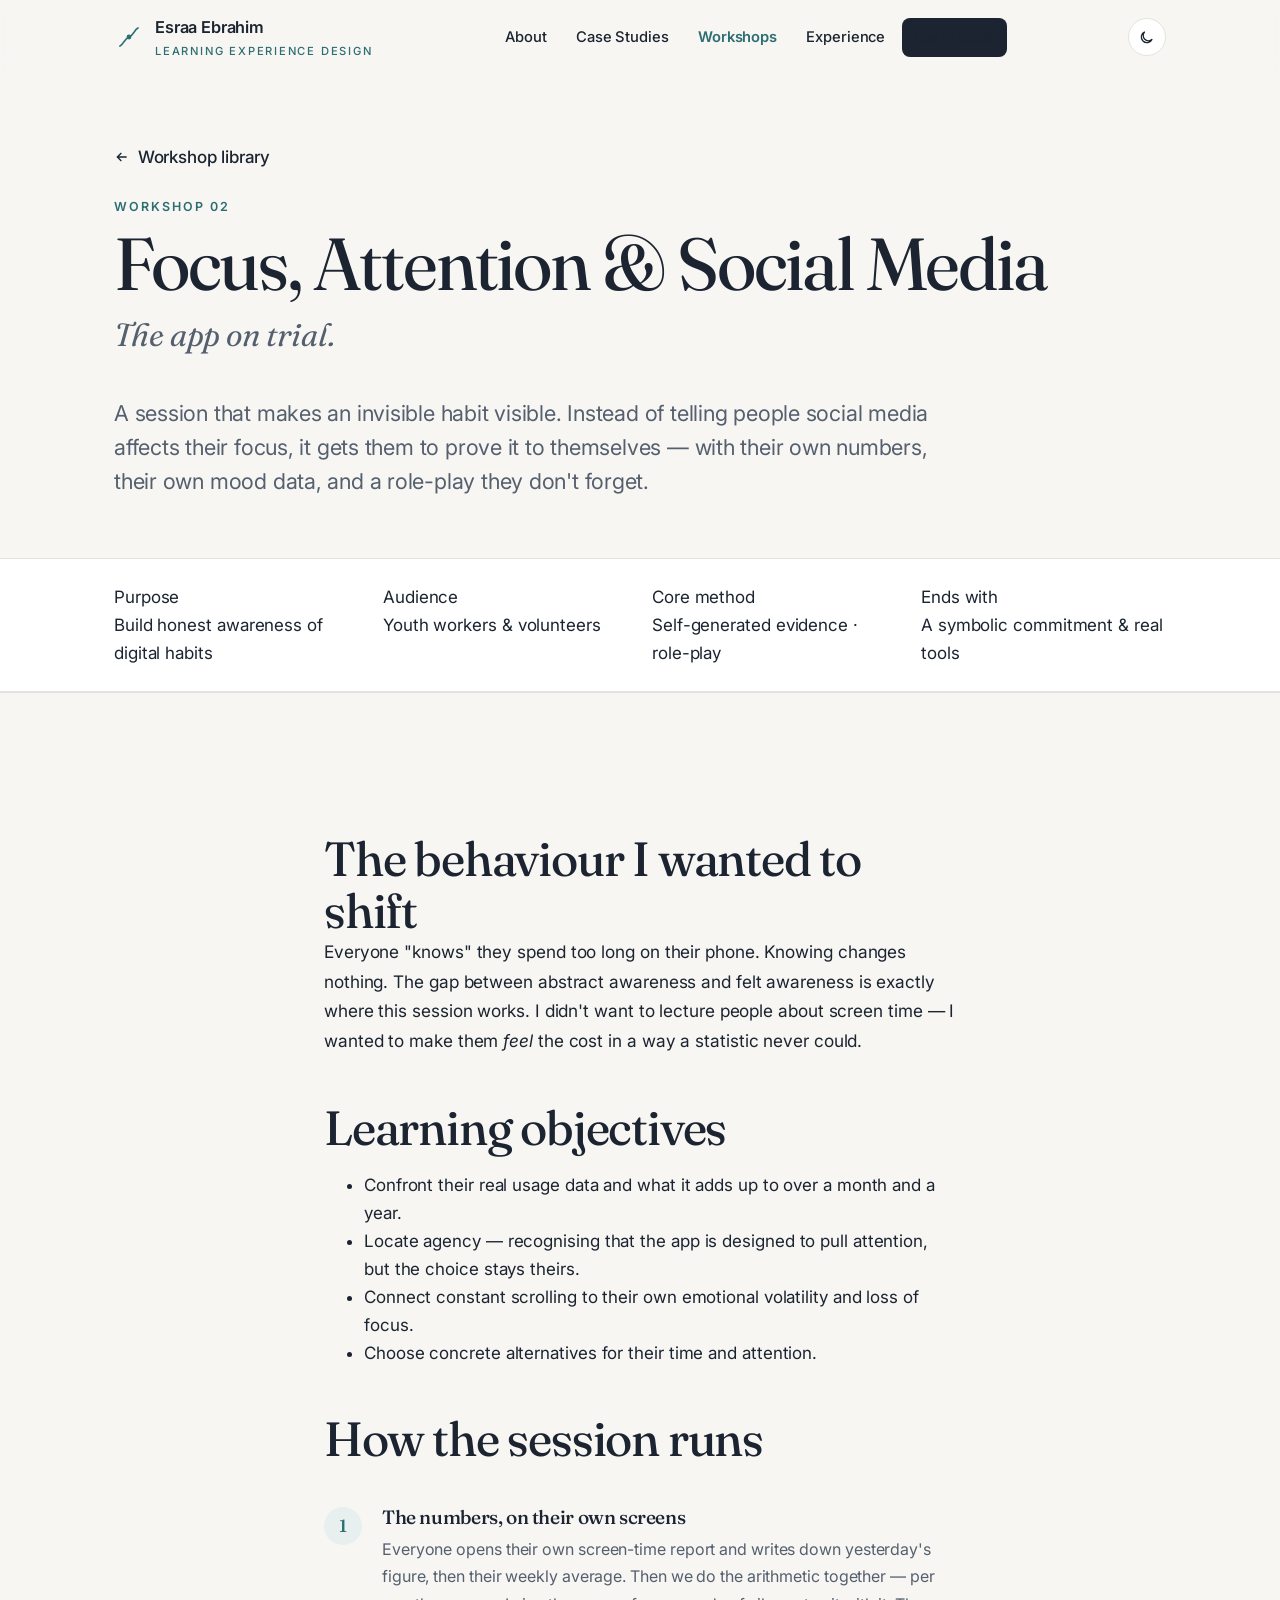
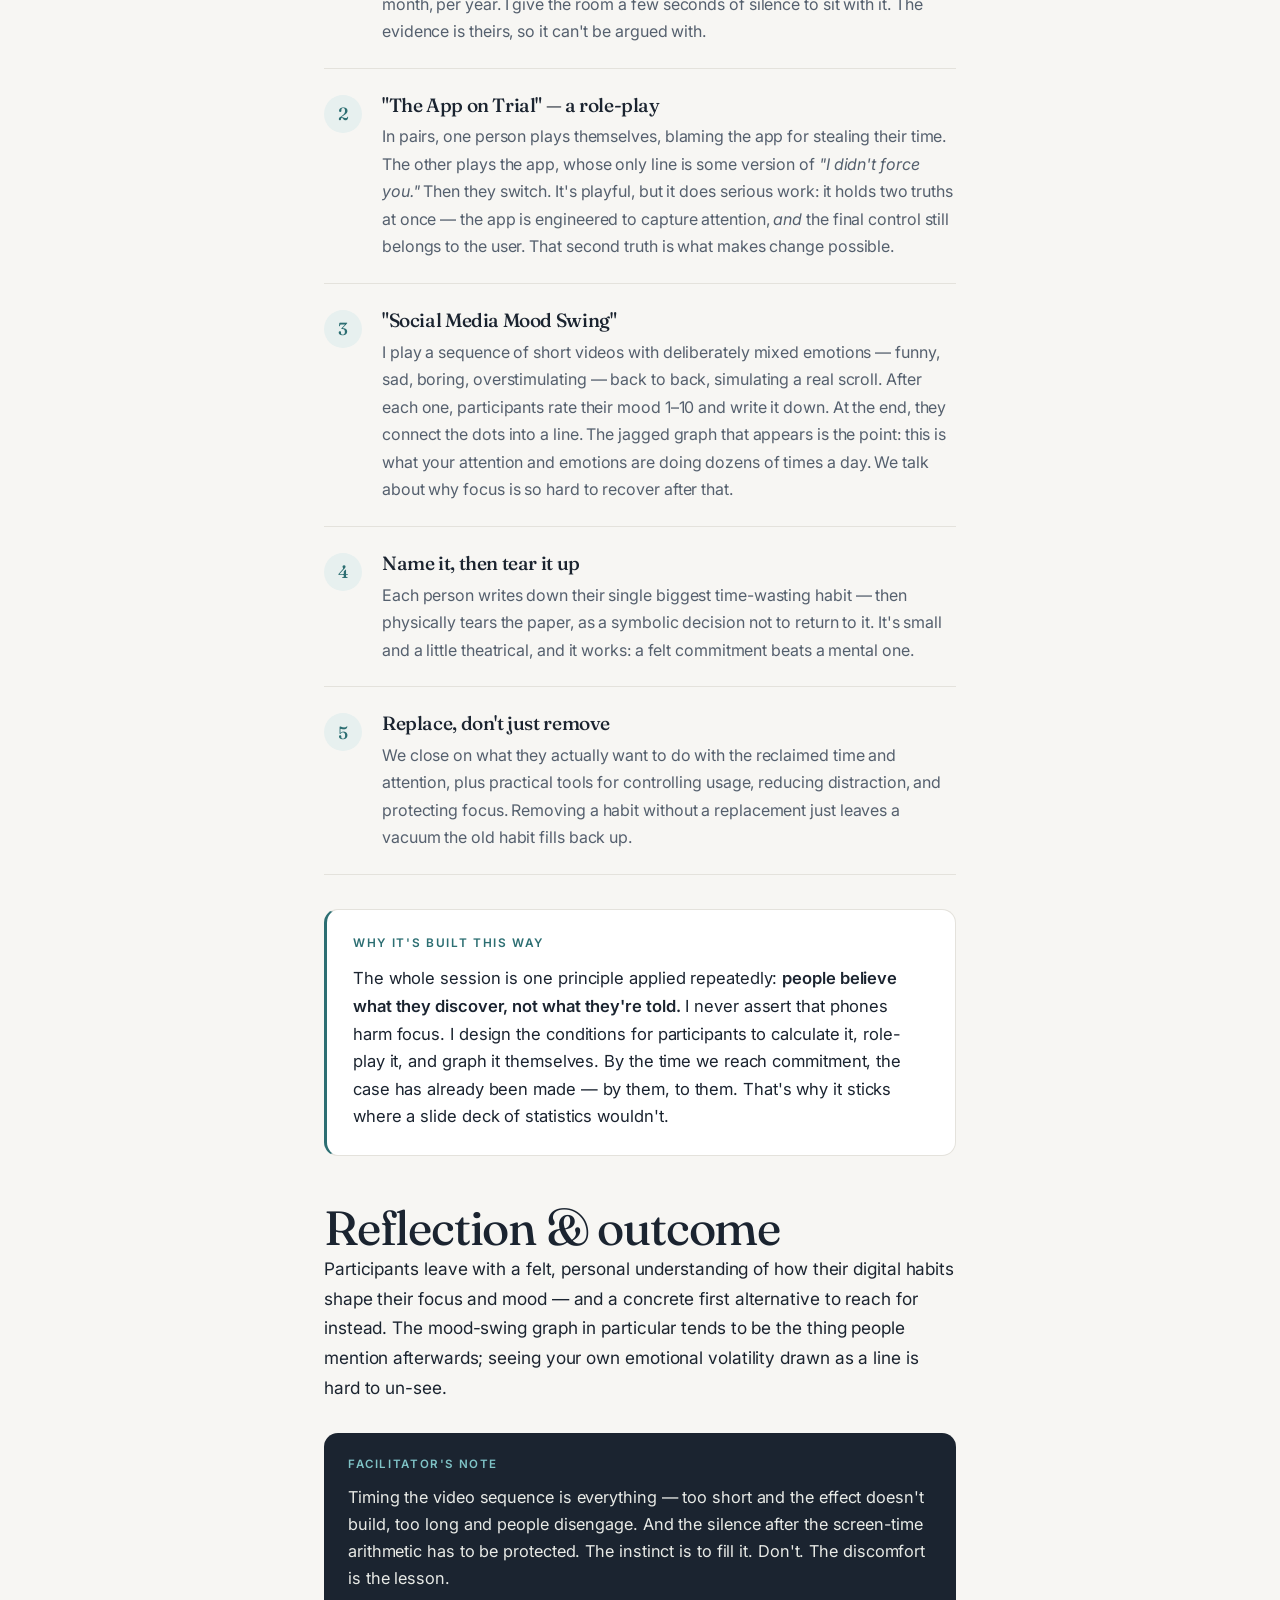
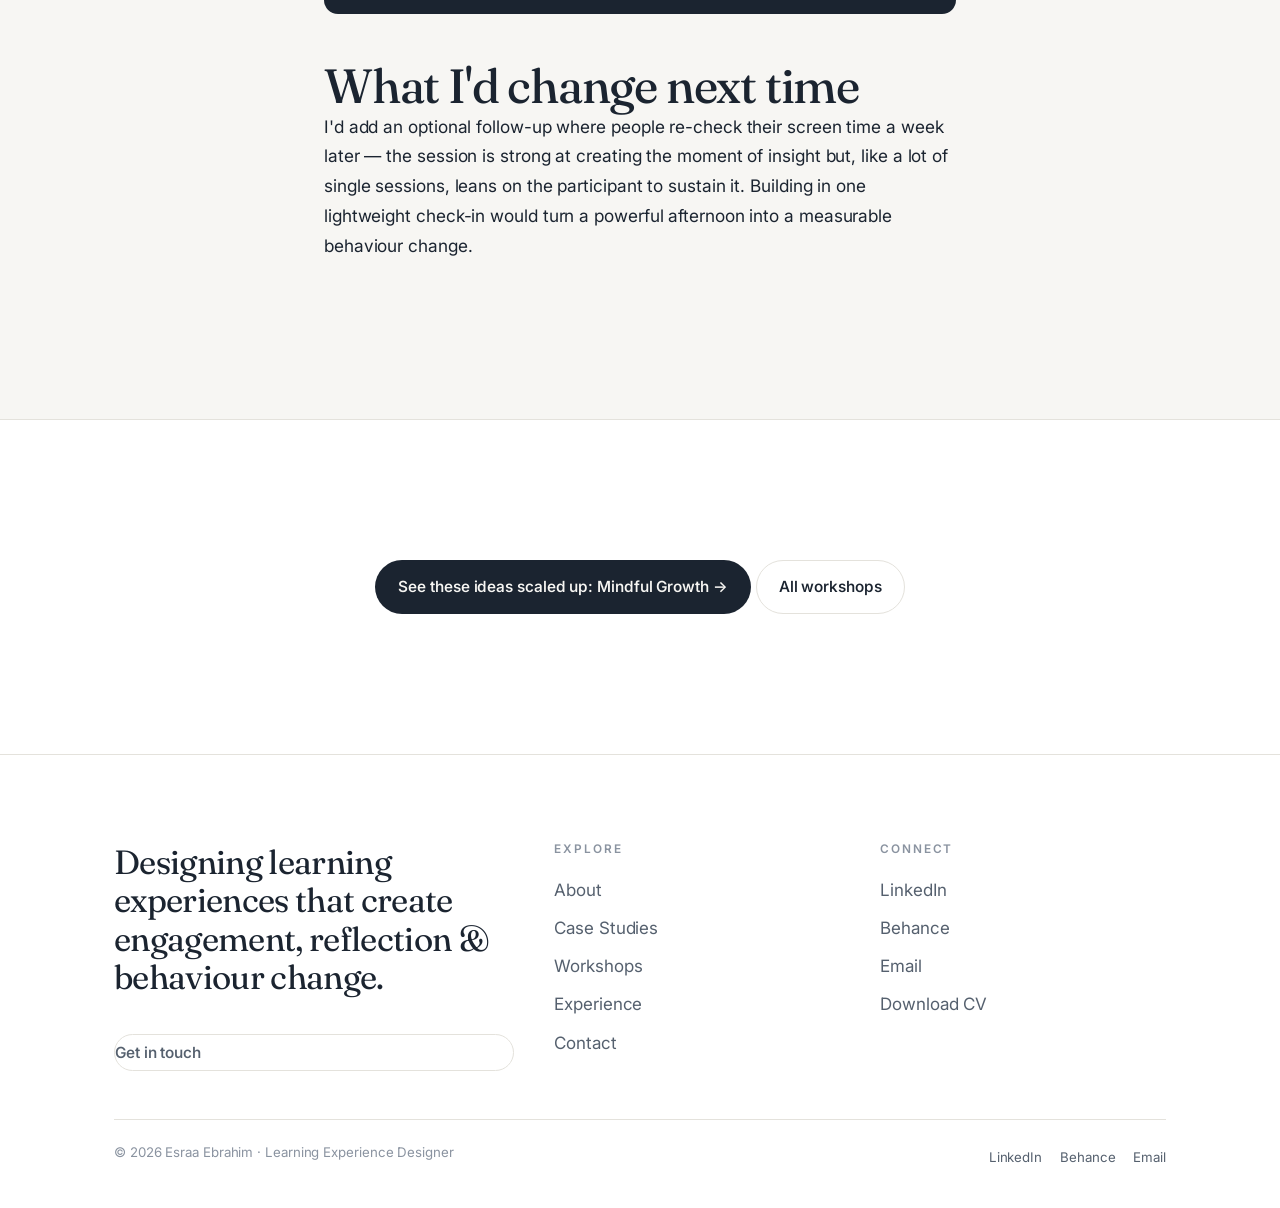
<file: esraa-portfolio-v3/site/workshop-focus.html>
<!DOCTYPE html>
<html lang="en">
<head>
<meta charset="UTF-8">
<meta name="viewport" content="width=device-width, initial-scale=1">
<title>Focus, Attention & Social Media — Workshop — Esraa Ebrahim</title>
<meta name="description" content="Esraa Ebrahim — Learning Experience Designer. A workshop that makes invisible digital habits visible.">
<link rel="preconnect" href="https://fonts.googleapis.com">
<link rel="preconnect" href="https://fonts.gstatic.com" crossorigin>
<link href="https://fonts.googleapis.com/css2?family=Fraunces:ital,opsz,wght@0,9..144,300..600;1,9..144,300..500&family=Inter:wght@400;450;500;550;600&display=swap" rel="stylesheet">
<link rel="stylesheet" href="shared.css">
</head>
<body>
<a class="skip" href="#main">Skip to content</a>
<header class="nav">
  <div class="nav-inner">
    <a class="brand" href="index.html" aria-label="Esraa Ebrahim — home">
      <svg class="mark" width="30" height="30" viewBox="0 0 30 30" aria-hidden="true">
        <path d="M6 24c4-2 4-7 9-9s5-7 9-9" fill="none" stroke="var(--teal)" stroke-width="1.7" stroke-linecap="round"/>
        <circle cx="15" cy="15" r="2.4" class="knot-fill"/>
      </svg>
      <span>Esraa Ebrahim<small>Learning Experience Design</small></span>
    </a>
    <nav class="nav-links" aria-label="Primary">
      <a href="about.html">About</a><a href="projects.html">Case Studies</a><a href="workshops.html" class="active">Workshops</a><a href="experience.html">Experience</a>
      <a href="contact.html" class="nav-cta">Get in touch</a>
    </nav>
    <div class="nav-tools">
      <button class="theme-btn" type="button" aria-label="Toggle theme"></button>
      <button class="menu-btn" type="button" aria-label="Open menu" aria-expanded="false">
        <svg width="20" height="20" viewBox="0 0 24 24" fill="none" stroke="currentColor" stroke-width="1.8"><path d="M3 6h18M3 12h18M3 18h18"/></svg>
      </button>
    </div>
  </div>
</header>
<main id="main">

<section class="wsd-hero">
  <div class="wrap">
    <a class="cs-back ulink reveal" href="workshops.html">
      <svg width="16" height="16" viewBox="0 0 24 24" fill="none" stroke="currentColor" stroke-width="2"><path d="M19 12H5M11 18l-6-6 6-6"/></svg>
      Workshop library</a>
    <span class="wsd-num reveal" data-d="1">Workshop 02</span>
    <h1 class="display reveal" data-d="1" style="margin-top:8px">Focus, Attention &amp; Social Media</h1>
    <p class="wsd-sub serif-i reveal" data-d="2">The app on trial.</p>
    <p class="lead reveal" data-d="2" style="margin-top:22px;max-width:60ch">
      A session that makes an invisible habit visible. Instead of telling people social media affects their focus, it
      gets them to prove it to themselves — with their own numbers, their own mood data, and a role-play they don't forget.
    </p>
  </div>
</section>

<section class="wsd-meta">
  <div class="wrap">
    <div class="wsd-meta-grid reveal">
      <div><div class="cs-k">Purpose</div><div class="cs-v">Build honest awareness of digital habits</div></div>
      <div><div class="cs-k">Audience</div><div class="cs-v">Youth workers &amp; volunteers</div></div>
      <div><div class="cs-k">Core method</div><div class="cs-v">Self-generated evidence · role-play</div></div>
      <div><div class="cs-k">Ends with</div><div class="cs-v">A symbolic commitment &amp; real tools</div></div>
    </div>
  </div>
</section>

<hr class="divider">

<section class="section-pad cs-body">
  <div class="wrap wsd-wrap prose">

    <h2 class="h2 reveal">The behaviour I wanted to shift</h2>
    <p class="reveal">Everyone "knows" they spend too long on their phone. Knowing changes nothing. The gap between abstract
    awareness and felt awareness is exactly where this session works. I didn't want to lecture people about screen time —
    I wanted to make them <em>feel</em> the cost in a way a statistic never could.</p>

    <h2 class="h2 reveal" style="margin-top:46px">Learning objectives</h2>
    <ul class="obj-list reveal">
      <li><span>Confront</span> their real usage data and what it adds up to over a month and a year.</li>
      <li><span>Locate</span> agency — recognising that the app is designed to pull attention, but the choice stays theirs.</li>
      <li><span>Connect</span> constant scrolling to their own emotional volatility and loss of focus.</li>
      <li><span>Choose</span> concrete alternatives for their time and attention.</li>
    </ul>

    <h2 class="h2 reveal" style="margin-top:46px">How the session runs</h2>
    <ol class="wsd-steps">
      <li class="reveal"><div class="wsd-step-n">1</div><div>
        <h4>The numbers, on their own screens</h4>
        <p>Everyone opens their own screen-time report and writes down yesterday's figure, then their weekly average. Then
        we do the arithmetic together — per month, per year. I give the room a few seconds of silence to sit with it. The
        evidence is theirs, so it can't be argued with.</p>
      </div></li>
      <li class="reveal"><div class="wsd-step-n">2</div><div>
        <h4>"The App on Trial" — a role-play</h4>
        <p>In pairs, one person plays themselves, blaming the app for stealing their time. The other plays the app, whose
        only line is some version of <em>"I didn't force you."</em> Then they switch. It's playful, but it does serious
        work: it holds two truths at once — the app is engineered to capture attention, <em>and</em> the final control
        still belongs to the user. That second truth is what makes change possible.</p>
      </div></li>
      <li class="reveal"><div class="wsd-step-n">3</div><div>
        <h4>"Social Media Mood Swing"</h4>
        <p>I play a sequence of short videos with deliberately mixed emotions — funny, sad, boring, overstimulating —
        back to back, simulating a real scroll. After each one, participants rate their mood 1–10 and write it down. At the
        end, they connect the dots into a line. The jagged graph that appears is the point: this is what your attention
        and emotions are doing dozens of times a day. We talk about why focus is so hard to recover after that.</p>
      </div></li>
      <li class="reveal"><div class="wsd-step-n">4</div><div>
        <h4>Name it, then tear it up</h4>
        <p>Each person writes down their single biggest time-wasting habit — then physically tears the paper, as a symbolic
        decision not to return to it. It's small and a little theatrical, and it works: a felt commitment beats a mental one.</p>
      </div></li>
      <li class="reveal"><div class="wsd-step-n">5</div><div>
        <h4>Replace, don't just remove</h4>
        <p>We close on what they actually want to do with the reclaimed time and attention, plus practical tools for
        controlling usage, reducing distraction, and protecting focus. Removing a habit without a replacement just leaves
        a vacuum the old habit fills back up.</p>
      </div></li>
    </ol>

    <div class="wsd-decision reveal">
      <div class="wsd-dec-head">Why it's built this way</div>
      <p>The whole session is one principle applied repeatedly: <strong>people believe what they discover, not what
      they're told.</strong> I never assert that phones harm focus. I design the conditions for participants to calculate
      it, role-play it, and graph it themselves. By the time we reach commitment, the case has already been made — by them,
      to them. That's why it sticks where a slide deck of statistics wouldn't.</p>
    </div>

    <h2 class="h2 reveal" style="margin-top:46px">Reflection &amp; outcome</h2>
    <p class="reveal">Participants leave with a felt, personal understanding of how their digital habits shape their focus
    and mood — and a concrete first alternative to reach for instead. The mood-swing graph in particular tends to be the
    thing people mention afterwards; seeing your own emotional volatility drawn as a line is hard to un-see.</p>

    <div class="wsd-insight reveal">
      <span class="wsd-ins-label">Facilitator's note</span>
      <p>Timing the video sequence is everything — too short and the effect doesn't build, too long and people
      disengage. And the silence after the screen-time arithmetic has to be protected. The instinct is to fill it. Don't.
      The discomfort is the lesson.</p>
    </div>

    <h2 class="h2 reveal" style="margin-top:46px">What I'd change next time</h2>
    <p class="reveal">I'd add an optional follow-up where people re-check their screen time a week later — the session is
    strong at creating the moment of insight but, like a lot of single sessions, leans on the participant to sustain it.
    Building in one lightweight check-in would turn a powerful afternoon into a measurable behaviour change.</p>
  </div>
</section>

<section class="cta-band section-pad">
  <div class="wrap center">
    <div class="hero-cta reveal" style="justify-content:center">
      <a class="btn btn-primary" href="projects.html">See these ideas scaled up: Mindful Growth →</a>
      <a class="btn btn-ghost" href="workshops.html">All workshops</a>
    </div>
  </div>
</section>

</main>
<style>

.wsd-hero{padding:clamp(36px,6vw,68px) 0 clamp(24px,3vw,36px)}
.wsd-num{display:block;font-size:.78rem;letter-spacing:.16em;text-transform:uppercase;color:var(--teal);font-weight:600;margin-top:24px}
.wsd-hero .display{font-size:clamp(2.4rem,7vw,4.6rem);line-height:1.02}
.wsd-sub{font-size:clamp(1.3rem,3vw,2rem);color:var(--ink-soft);margin-top:8px;display:block}
.wsd-meta{border-block:1px solid var(--line);background:var(--paper-2)}
.wsd-meta-grid{display:grid;grid-template-columns:repeat(4,1fr);gap:24px;padding:24px 0}
@media(max-width:760px){.wsd-meta-grid{grid-template-columns:repeat(2,1fr);gap:18px}}
.wsd-wrap{max-width:760px}
.wsd-wrap p{font-size:1.08rem;line-height:1.72;color:var(--ink);max-width:66ch}
.wsd-wrap em{font-style:italic}
.wsd-wrap strong{font-weight:600}
.wsd-steps{list-style:none;counter-reset:none;margin:20px 0 0;padding:0;display:grid;gap:4px}
.wsd-steps li{display:grid;grid-template-columns:auto 1fr;gap:20px;padding:22px 0;border-bottom:1px solid var(--line);align-items:start}
.wsd-step-n{width:38px;height:38px;border-radius:50%;display:grid;place-items:center;background:var(--teal-tint);
  color:var(--teal);font-family:var(--f-display);font-size:1.1rem;font-weight:500;flex:0 0 auto}
.wsd-steps h4{font-family:var(--f-display);font-weight:500;font-size:1.2rem;margin-bottom:8px;color:var(--ink)}
.wsd-steps p{font-size:1rem;margin:0;color:var(--ink-soft);max-width:62ch}
.wsd-decision{margin:34px 0;padding:24px 26px;background:var(--paper-2);border:1px solid var(--line);
  border-left:3px solid var(--teal);border-radius:14px}
.wsd-dec-head{font-size:.74rem;letter-spacing:.14em;text-transform:uppercase;color:var(--teal);font-weight:600;margin-bottom:12px}
.wsd-decision p{margin:0;font-size:1.04rem;line-height:1.66;color:var(--ink)}
.wsd-insight{margin:30px 0;padding:22px 24px;background:var(--ink);border-radius:14px}
.wsd-ins-label{font-size:.72rem;letter-spacing:.14em;text-transform:uppercase;color:var(--teal-on-dark,#7fc3c6);font-weight:600;display:block;margin-bottom:10px}
.wsd-insight p{margin:0;color:#E8EAE6;font-size:1.02rem;line-height:1.66;max-width:64ch}
.cta-band{background:var(--paper-2);border-top:1px solid var(--line)}

</style>
<footer class="footer">
  <div class="wrap">
    <div class="footer-grid">
      <div>
        <p class="big">Designing learning experiences that create engagement, reflection &amp; behaviour change.</p>
        <a class="btn btn-ghost" style="margin-top:24px" href="contact.html">Get in touch</a>
      </div>
            <div>
        <h4>Explore</h4>
        <a href="about.html">About</a>
        <a href="projects.html">Case Studies</a>
        <a href="workshops.html">Workshops</a>
        <a href="experience.html">Experience</a>
        <a href="contact.html">Contact</a>
      </div>
      <div>
        <h4>Connect</h4>
        <a href="https://www.linkedin.com/in/esraa-ebrahim-797725212" target="_blank" rel="noopener">LinkedIn</a>
        <a href="https://www.behance.net/cd5e05d9" target="_blank" rel="noopener">Behance</a>
        <a href="mailto:esraa.ibrahim.mostafa@gmail.com">Email</a>
        <a href="assets/Esraa-Ebrahim-CV.pdf" download>Download CV</a>
      </div>
    </div>
    <div class="footer-base">
      <span>© 2026 Esraa Ebrahim · Learning Experience Designer</span>
      <span style="display:flex;gap:18px">
        <a href="https://www.linkedin.com/in/esraa-ebrahim-797725212" target="_blank" rel="noopener">LinkedIn</a>
        <a href="https://www.behance.net/cd5e05d9" target="_blank" rel="noopener">Behance</a>
        <a href="mailto:esraa.ibrahim.mostafa@gmail.com">Email</a>
      </span>
    </div>
  </div>
</footer>
<script src="shared.js"></script>
</body>
</html>
</file>
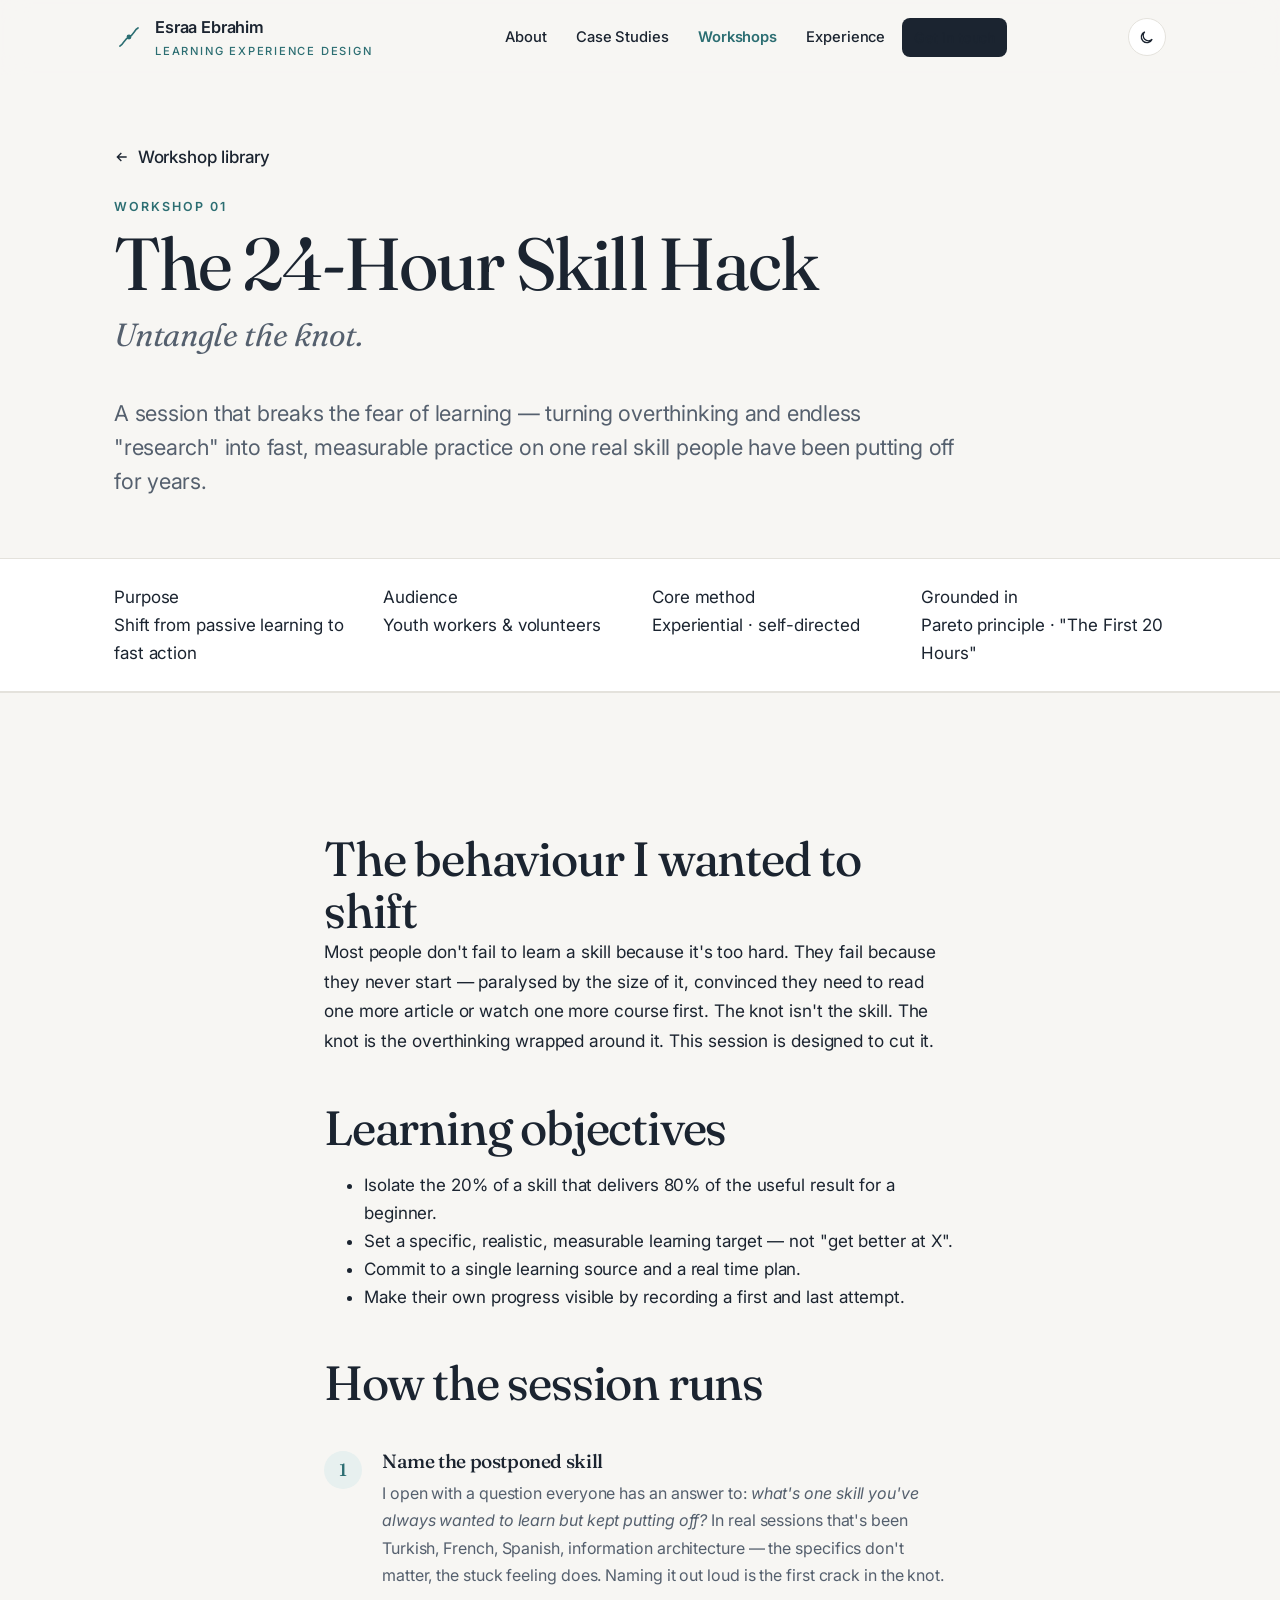
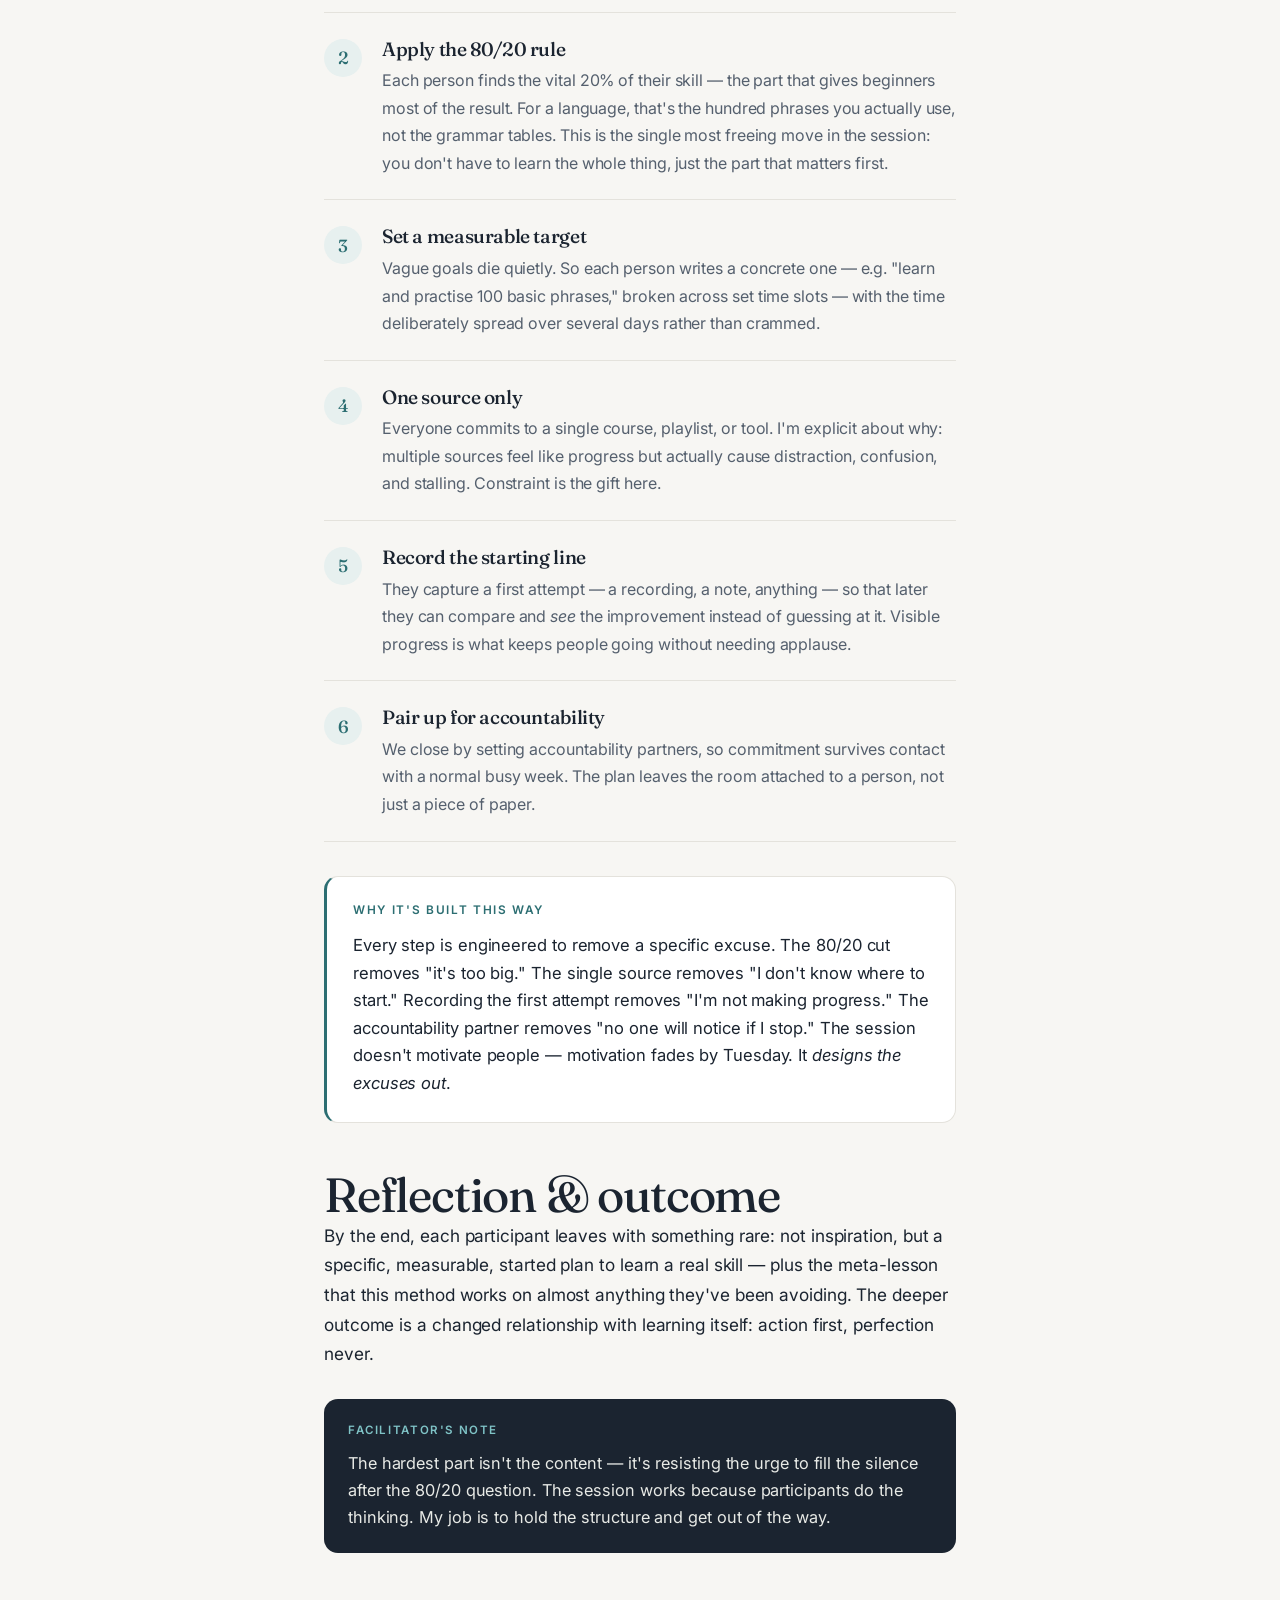
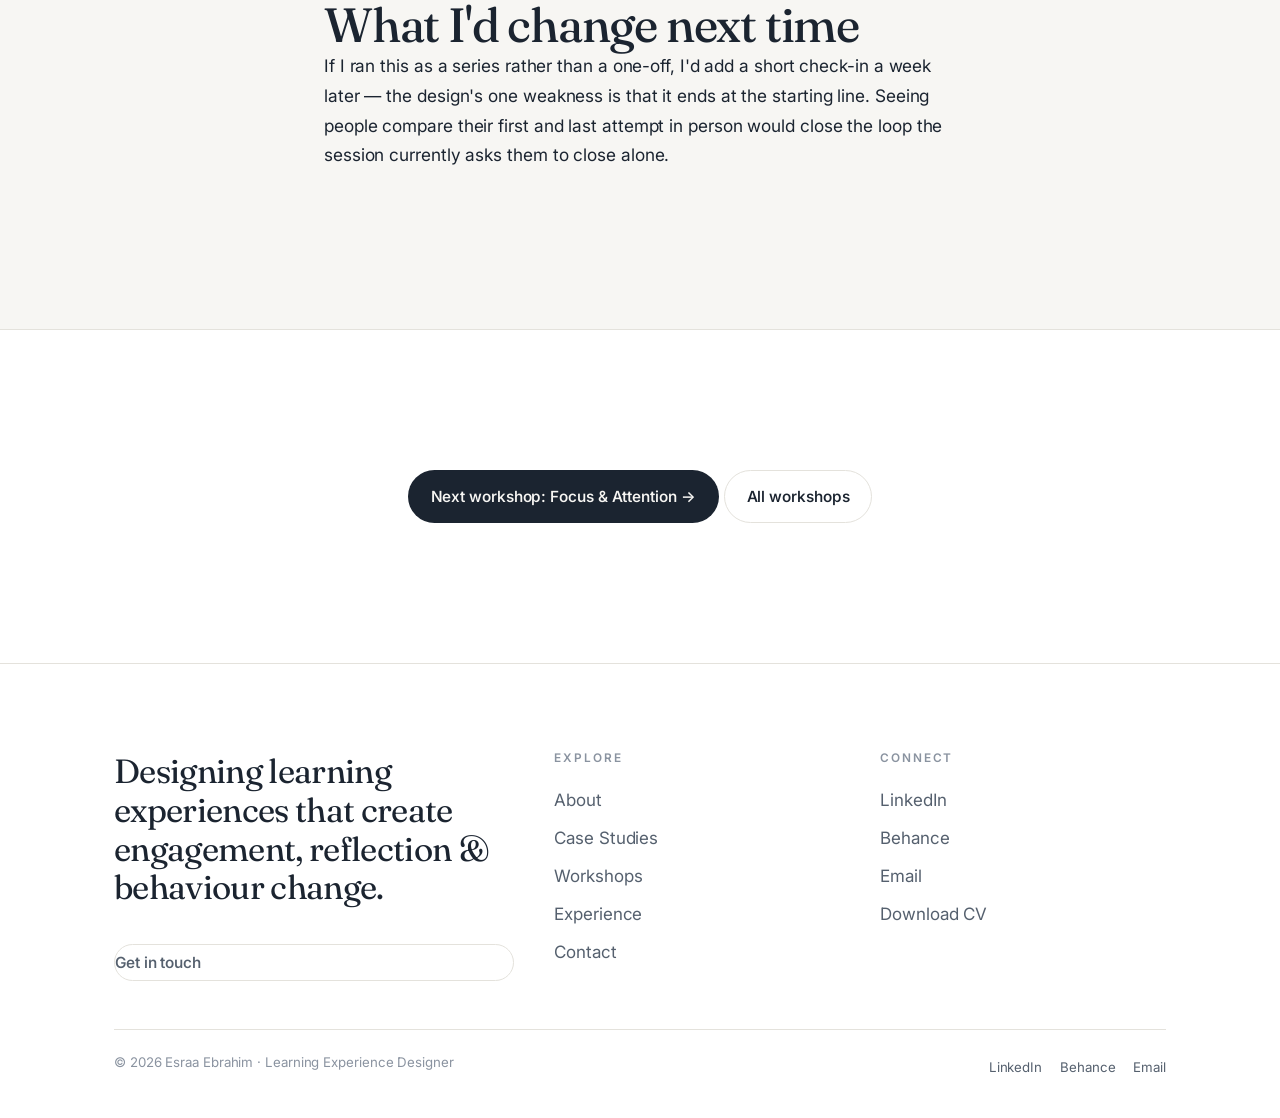
<file: esraa-portfolio-v3/site/workshop-untangle.html>
<!DOCTYPE html>
<html lang="en">
<head>
<meta charset="UTF-8">
<meta name="viewport" content="width=device-width, initial-scale=1">
<title>The 24-Hour Skill Hack — Workshop — Esraa Ebrahim</title>
<meta name="description" content="Esraa Ebrahim — Learning Experience Designer. A workshop that turns overthinking into fast, measurable practice.">
<link rel="preconnect" href="https://fonts.googleapis.com">
<link rel="preconnect" href="https://fonts.gstatic.com" crossorigin>
<link href="https://fonts.googleapis.com/css2?family=Fraunces:ital,opsz,wght@0,9..144,300..600;1,9..144,300..500&family=Inter:wght@400;450;500;550;600&display=swap" rel="stylesheet">
<link rel="stylesheet" href="shared.css">
</head>
<body>
<a class="skip" href="#main">Skip to content</a>
<header class="nav">
  <div class="nav-inner">
    <a class="brand" href="index.html" aria-label="Esraa Ebrahim — home">
      <svg class="mark" width="30" height="30" viewBox="0 0 30 30" aria-hidden="true">
        <path d="M6 24c4-2 4-7 9-9s5-7 9-9" fill="none" stroke="var(--teal)" stroke-width="1.7" stroke-linecap="round"/>
        <circle cx="15" cy="15" r="2.4" class="knot-fill"/>
      </svg>
      <span>Esraa Ebrahim<small>Learning Experience Design</small></span>
    </a>
    <nav class="nav-links" aria-label="Primary">
      <a href="about.html">About</a><a href="projects.html">Case Studies</a><a href="workshops.html" class="active">Workshops</a><a href="experience.html">Experience</a>
      <a href="contact.html" class="nav-cta">Get in touch</a>
    </nav>
    <div class="nav-tools">
      <button class="theme-btn" type="button" aria-label="Toggle theme"></button>
      <button class="menu-btn" type="button" aria-label="Open menu" aria-expanded="false">
        <svg width="20" height="20" viewBox="0 0 24 24" fill="none" stroke="currentColor" stroke-width="1.8"><path d="M3 6h18M3 12h18M3 18h18"/></svg>
      </button>
    </div>
  </div>
</header>
<main id="main">

<section class="wsd-hero">
  <div class="wrap">
    <a class="cs-back ulink reveal" href="workshops.html">
      <svg width="16" height="16" viewBox="0 0 24 24" fill="none" stroke="currentColor" stroke-width="2"><path d="M19 12H5M11 18l-6-6 6-6"/></svg>
      Workshop library</a>
    <span class="wsd-num reveal" data-d="1">Workshop 01</span>
    <h1 class="display reveal" data-d="1" style="margin-top:8px">The 24-Hour Skill Hack</h1>
    <p class="wsd-sub serif-i reveal" data-d="2">Untangle the knot.</p>
    <p class="lead reveal" data-d="2" style="margin-top:22px;max-width:60ch">
      A session that breaks the fear of learning — turning overthinking and endless "research" into fast, measurable
      practice on one real skill people have been putting off for years.
    </p>
  </div>
</section>

<section class="wsd-meta">
  <div class="wrap">
    <div class="wsd-meta-grid reveal">
      <div><div class="cs-k">Purpose</div><div class="cs-v">Shift from passive learning to fast action</div></div>
      <div><div class="cs-k">Audience</div><div class="cs-v">Youth workers &amp; volunteers</div></div>
      <div><div class="cs-k">Core method</div><div class="cs-v">Experiential · self-directed</div></div>
      <div><div class="cs-k">Grounded in</div><div class="cs-v">Pareto principle · "The First 20 Hours"</div></div>
    </div>
  </div>
</section>

<hr class="divider">

<section class="section-pad cs-body">
  <div class="wrap wsd-wrap prose">

    <h2 class="h2 reveal">The behaviour I wanted to shift</h2>
    <p class="reveal">Most people don't fail to learn a skill because it's too hard. They fail because they never start —
    paralysed by the size of it, convinced they need to read one more article or watch one more course first. The knot
    isn't the skill. The knot is the overthinking wrapped around it. This session is designed to cut it.</p>

    <h2 class="h2 reveal" style="margin-top:46px">Learning objectives</h2>
    <ul class="obj-list reveal">
      <li><span>Isolate</span> the 20% of a skill that delivers 80% of the useful result for a beginner.</li>
      <li><span>Set</span> a specific, realistic, measurable learning target — not "get better at X".</li>
      <li><span>Commit</span> to a single learning source and a real time plan.</li>
      <li><span>Make</span> their own progress visible by recording a first and last attempt.</li>
    </ul>

    <h2 class="h2 reveal" style="margin-top:46px">How the session runs</h2>
    <ol class="wsd-steps">
      <li class="reveal"><div class="wsd-step-n">1</div><div>
        <h4>Name the postponed skill</h4>
        <p>I open with a question everyone has an answer to: <em>what's one skill you've always wanted to learn but kept
        putting off?</em> In real sessions that's been Turkish, French, Spanish, information architecture — the specifics
        don't matter, the stuck feeling does. Naming it out loud is the first crack in the knot.</p>
      </div></li>
      <li class="reveal"><div class="wsd-step-n">2</div><div>
        <h4>Apply the 80/20 rule</h4>
        <p>Each person finds the vital 20% of their skill — the part that gives beginners most of the result. For a
        language, that's the hundred phrases you actually use, not the grammar tables. This is the single most freeing
        move in the session: you don't have to learn the whole thing, just the part that matters first.</p>
      </div></li>
      <li class="reveal"><div class="wsd-step-n">3</div><div>
        <h4>Set a measurable target</h4>
        <p>Vague goals die quietly. So each person writes a concrete one — e.g. "learn and practise 100 basic phrases,"
        broken across set time slots — with the time deliberately spread over several days rather than crammed.</p>
      </div></li>
      <li class="reveal"><div class="wsd-step-n">4</div><div>
        <h4>One source only</h4>
        <p>Everyone commits to a single course, playlist, or tool. I'm explicit about why: multiple sources feel like
        progress but actually cause distraction, confusion, and stalling. Constraint is the gift here.</p>
      </div></li>
      <li class="reveal"><div class="wsd-step-n">5</div><div>
        <h4>Record the starting line</h4>
        <p>They capture a first attempt — a recording, a note, anything — so that later they can compare and <em>see</em>
        the improvement instead of guessing at it. Visible progress is what keeps people going without needing applause.</p>
      </div></li>
      <li class="reveal"><div class="wsd-step-n">6</div><div>
        <h4>Pair up for accountability</h4>
        <p>We close by setting accountability partners, so commitment survives contact with a normal busy week. The plan
        leaves the room attached to a person, not just a piece of paper.</p>
      </div></li>
    </ol>

    <div class="wsd-decision reveal">
      <div class="wsd-dec-head">Why it's built this way</div>
      <p>Every step is engineered to remove a specific excuse. The 80/20 cut removes "it's too big." The single source
      removes "I don't know where to start." Recording the first attempt removes "I'm not making progress." The
      accountability partner removes "no one will notice if I stop." The session doesn't motivate people — motivation
      fades by Tuesday. It <em>designs the excuses out</em>.</p>
    </div>

    <h2 class="h2 reveal" style="margin-top:46px">Reflection &amp; outcome</h2>
    <p class="reveal">By the end, each participant leaves with something rare: not inspiration, but a specific, measurable,
    started plan to learn a real skill — plus the meta-lesson that this method works on almost anything they've been
    avoiding. The deeper outcome is a changed relationship with learning itself: action first, perfection never.</p>

    <div class="wsd-insight reveal">
      <span class="wsd-ins-label">Facilitator's note</span>
      <p>The hardest part isn't the content — it's resisting the urge to fill the silence after the 80/20 question. The
      session works because participants do the thinking. My job is to hold the structure and get out of the way.</p>
    </div>

    <h2 class="h2 reveal" style="margin-top:46px">What I'd change next time</h2>
    <p class="reveal">If I ran this as a series rather than a one-off, I'd add a short check-in a week later — the design's
    one weakness is that it ends at the starting line. Seeing people compare their first and last attempt in person would
    close the loop the session currently asks them to close alone.</p>
  </div>
</section>

<section class="cta-band section-pad">
  <div class="wrap center">
    <div class="hero-cta reveal" style="justify-content:center">
      <a class="btn btn-primary" href="workshop-focus.html">Next workshop: Focus &amp; Attention →</a>
      <a class="btn btn-ghost" href="workshops.html">All workshops</a>
    </div>
  </div>
</section>

</main>
<style>

.wsd-hero{padding:clamp(36px,6vw,68px) 0 clamp(24px,3vw,36px)}
.wsd-num{display:block;font-size:.78rem;letter-spacing:.16em;text-transform:uppercase;color:var(--teal);font-weight:600;margin-top:24px}
.wsd-hero .display{font-size:clamp(2.4rem,7vw,4.6rem);line-height:1.02}
.wsd-sub{font-size:clamp(1.3rem,3vw,2rem);color:var(--ink-soft);margin-top:8px;display:block}
.wsd-meta{border-block:1px solid var(--line);background:var(--paper-2)}
.wsd-meta-grid{display:grid;grid-template-columns:repeat(4,1fr);gap:24px;padding:24px 0}
@media(max-width:760px){.wsd-meta-grid{grid-template-columns:repeat(2,1fr);gap:18px}}
.wsd-wrap{max-width:760px}
.wsd-wrap p{font-size:1.08rem;line-height:1.72;color:var(--ink);max-width:66ch}
.wsd-wrap em{font-style:italic}
.wsd-wrap strong{font-weight:600}
.wsd-steps{list-style:none;counter-reset:none;margin:20px 0 0;padding:0;display:grid;gap:4px}
.wsd-steps li{display:grid;grid-template-columns:auto 1fr;gap:20px;padding:22px 0;border-bottom:1px solid var(--line);align-items:start}
.wsd-step-n{width:38px;height:38px;border-radius:50%;display:grid;place-items:center;background:var(--teal-tint);
  color:var(--teal);font-family:var(--f-display);font-size:1.1rem;font-weight:500;flex:0 0 auto}
.wsd-steps h4{font-family:var(--f-display);font-weight:500;font-size:1.2rem;margin-bottom:8px;color:var(--ink)}
.wsd-steps p{font-size:1rem;margin:0;color:var(--ink-soft);max-width:62ch}
.wsd-decision{margin:34px 0;padding:24px 26px;background:var(--paper-2);border:1px solid var(--line);
  border-left:3px solid var(--teal);border-radius:14px}
.wsd-dec-head{font-size:.74rem;letter-spacing:.14em;text-transform:uppercase;color:var(--teal);font-weight:600;margin-bottom:12px}
.wsd-decision p{margin:0;font-size:1.04rem;line-height:1.66;color:var(--ink)}
.wsd-insight{margin:30px 0;padding:22px 24px;background:var(--ink);border-radius:14px}
.wsd-ins-label{font-size:.72rem;letter-spacing:.14em;text-transform:uppercase;color:var(--teal-on-dark,#7fc3c6);font-weight:600;display:block;margin-bottom:10px}
.wsd-insight p{margin:0;color:#E8EAE6;font-size:1.02rem;line-height:1.66;max-width:64ch}
.cta-band{background:var(--paper-2);border-top:1px solid var(--line)}

</style>
<footer class="footer">
  <div class="wrap">
    <div class="footer-grid">
      <div>
        <p class="big">Designing learning experiences that create engagement, reflection &amp; behaviour change.</p>
        <a class="btn btn-ghost" style="margin-top:24px" href="contact.html">Get in touch</a>
      </div>
            <div>
        <h4>Explore</h4>
        <a href="about.html">About</a>
        <a href="projects.html">Case Studies</a>
        <a href="workshops.html">Workshops</a>
        <a href="experience.html">Experience</a>
        <a href="contact.html">Contact</a>
      </div>
      <div>
        <h4>Connect</h4>
        <a href="https://www.linkedin.com/in/esraa-ebrahim-797725212" target="_blank" rel="noopener">LinkedIn</a>
        <a href="https://www.behance.net/cd5e05d9" target="_blank" rel="noopener">Behance</a>
        <a href="mailto:esraa.ibrahim.mostafa@gmail.com">Email</a>
        <a href="assets/Esraa-Ebrahim-CV.pdf" download>Download CV</a>
      </div>
    </div>
    <div class="footer-base">
      <span>© 2026 Esraa Ebrahim · Learning Experience Designer</span>
      <span style="display:flex;gap:18px">
        <a href="https://www.linkedin.com/in/esraa-ebrahim-797725212" target="_blank" rel="noopener">LinkedIn</a>
        <a href="https://www.behance.net/cd5e05d9" target="_blank" rel="noopener">Behance</a>
        <a href="mailto:esraa.ibrahim.mostafa@gmail.com">Email</a>
      </span>
    </div>
  </div>
</footer>
<script src="shared.js"></script>
</body>
</html>
</file>
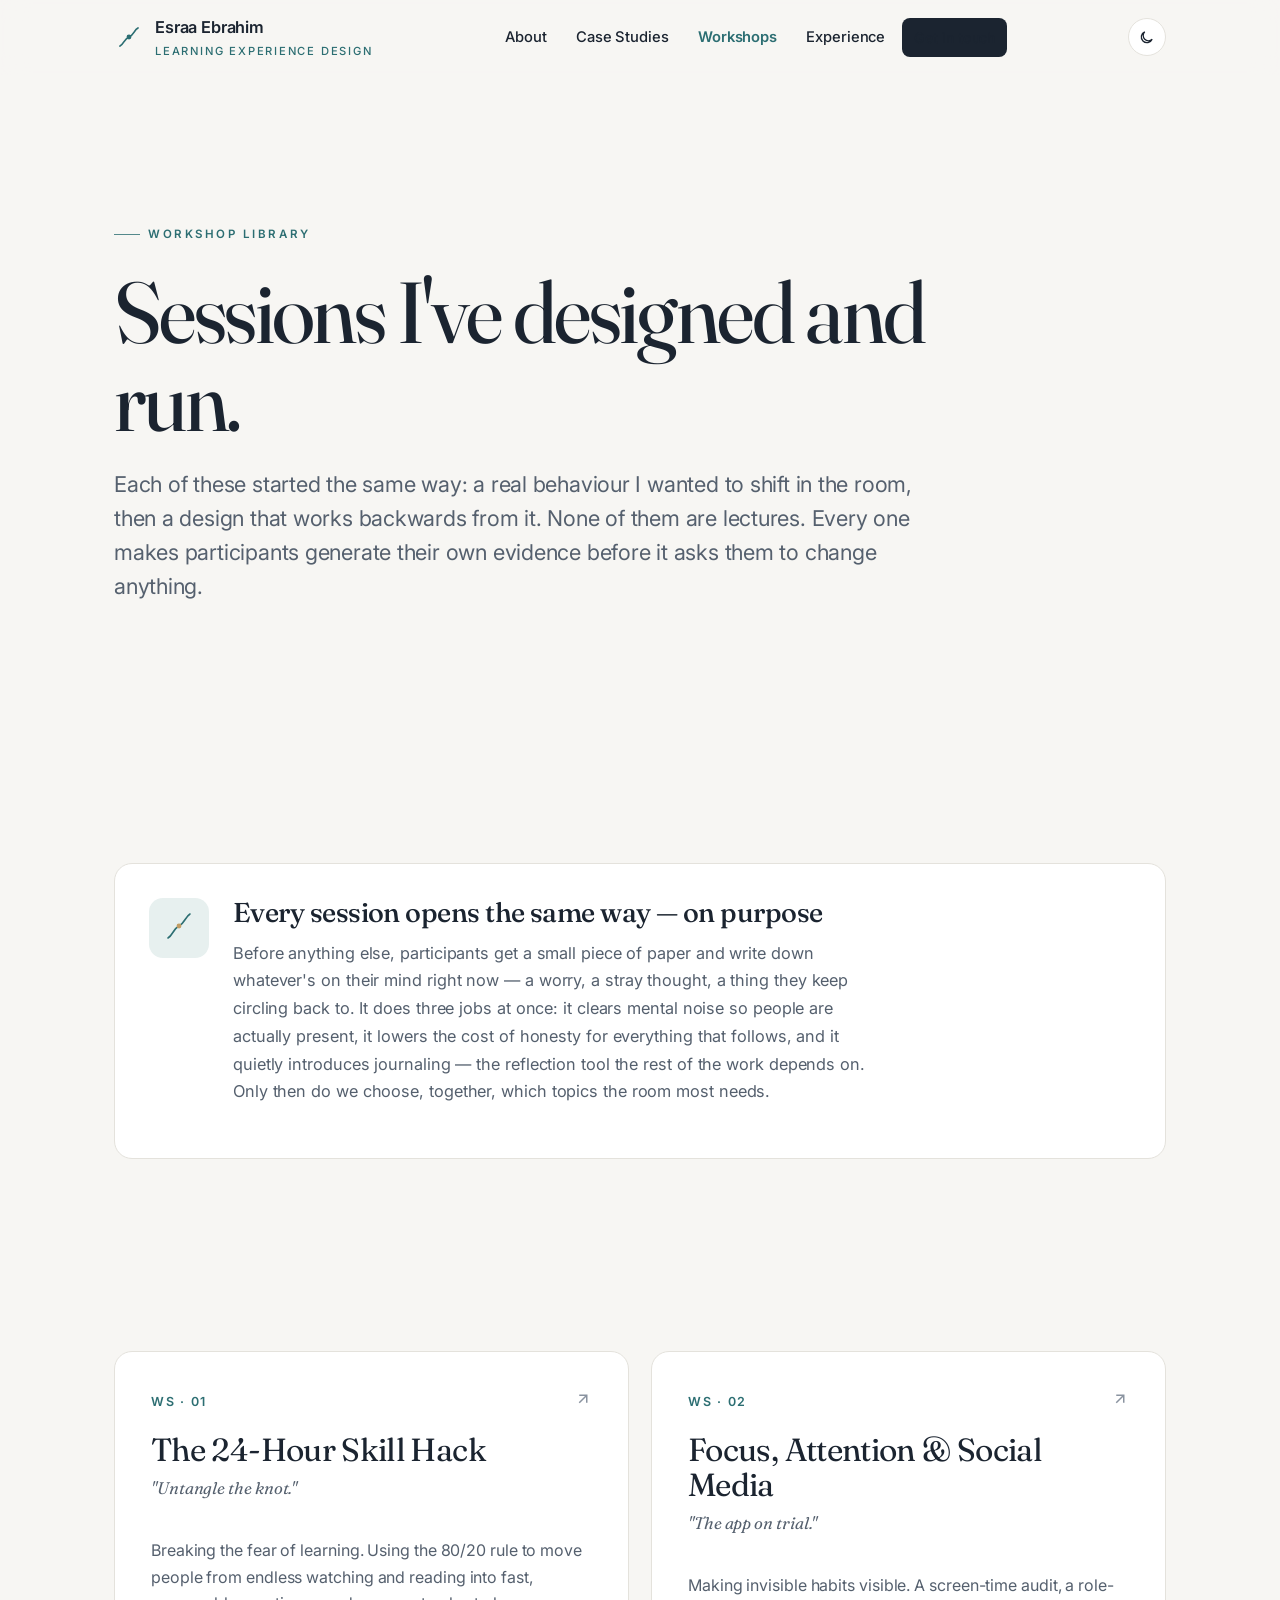
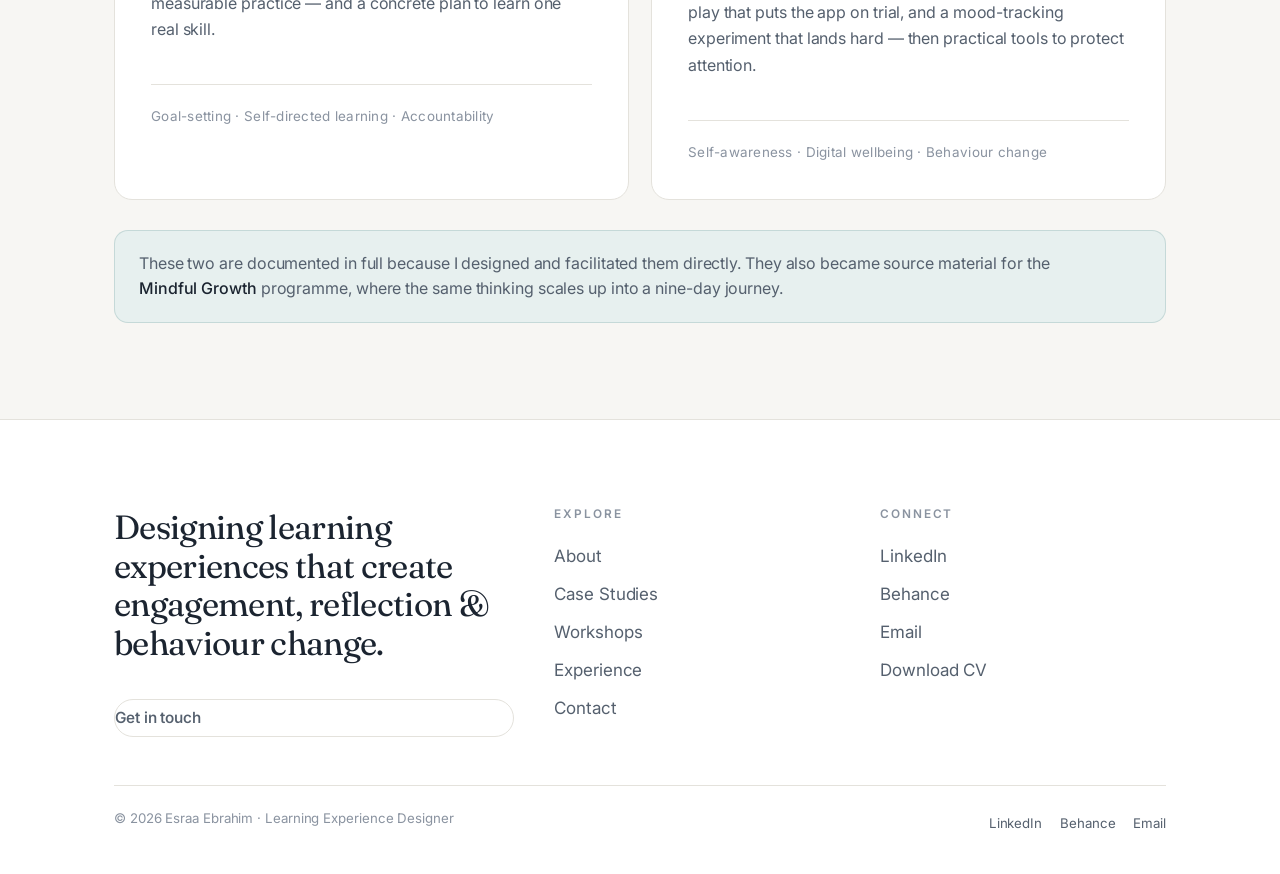
<file: esraa-portfolio-v3/site/workshops.html>
<!DOCTYPE html>
<html lang="en">
<head>
<meta charset="UTF-8">
<meta name="viewport" content="width=device-width, initial-scale=1">
<title>Workshop Library — Esraa Ebrahim</title>
<meta name="description" content="Esraa Ebrahim — Learning Experience Designer. Experiential workshops designed and facilitated for multicultural groups.">
<link rel="preconnect" href="https://fonts.googleapis.com">
<link rel="preconnect" href="https://fonts.gstatic.com" crossorigin>
<link href="https://fonts.googleapis.com/css2?family=Fraunces:ital,opsz,wght@0,9..144,300..600;1,9..144,300..500&family=Inter:wght@400;450;500;550;600&display=swap" rel="stylesheet">
<link rel="stylesheet" href="shared.css">
</head>
<body>
<a class="skip" href="#main">Skip to content</a>
<header class="nav">
  <div class="nav-inner">
    <a class="brand" href="index.html" aria-label="Esraa Ebrahim — home">
      <svg class="mark" width="30" height="30" viewBox="0 0 30 30" aria-hidden="true">
        <path d="M6 24c4-2 4-7 9-9s5-7 9-9" fill="none" stroke="var(--teal)" stroke-width="1.7" stroke-linecap="round"/>
        <circle cx="15" cy="15" r="2.4" class="knot-fill"/>
      </svg>
      <span>Esraa Ebrahim<small>Learning Experience Design</small></span>
    </a>
    <nav class="nav-links" aria-label="Primary">
      <a href="about.html">About</a><a href="projects.html">Case Studies</a><a href="workshops.html" class="active">Workshops</a><a href="experience.html">Experience</a>
      <a href="contact.html" class="nav-cta">Get in touch</a>
    </nav>
    <div class="nav-tools">
      <button class="theme-btn" type="button" aria-label="Toggle theme"></button>
      <button class="menu-btn" type="button" aria-label="Open menu" aria-expanded="false">
        <svg width="20" height="20" viewBox="0 0 24 24" fill="none" stroke="currentColor" stroke-width="1.8"><path d="M3 6h18M3 12h18M3 18h18"/></svg>
      </button>
    </div>
  </div>
</header>
<main id="main">

<section class="page-hero section-pad">
  <div class="wrap">
    <span class="eyebrow reveal">Workshop library</span>
    <h1 class="display reveal" data-d="1" style="margin-top:24px;max-width:17ch">Sessions I've designed and run.</h1>
    <p class="lead reveal" data-d="2" style="margin-top:24px;max-width:58ch">
      Each of these started the same way: a real behaviour I wanted to shift in the room, then a design that works
      backwards from it. None of them are lectures. Every one makes participants generate their own evidence before
      it asks them to change anything.
    </p>
  </div>
</section>

<section class="section-pad-sm">
  <div class="wrap">
    <div class="ws-opener reveal">
      <div class="ws-opener-mark" aria-hidden="true">
        <svg width="34" height="34" viewBox="0 0 34 34" fill="none"><path d="M6 27c5-3 5-9 11-12s6-9 11-12" stroke="var(--teal)" stroke-width="1.6" stroke-linecap="round"/><circle cx="17" cy="15" r="2.4" fill="var(--sand)"/></svg>
      </div>
      <div>
        <h2 class="h3" style="font-weight:500">Every session opens the same way — on purpose</h2>
        <p>Before anything else, participants get a small piece of paper and write down whatever's on their mind right now —
        a worry, a stray thought, a thing they keep circling back to. It does three jobs at once: it clears mental noise so
        people are actually present, it lowers the cost of honesty for everything that follows, and it quietly introduces
        journaling — the reflection tool the rest of the work depends on. Only then do we choose, together, which topics the
        room most needs.</p>
      </div>
    </div>
  </div>
</section>

<section class="section-pad-sm">
  <div class="wrap">
    <div class="ws-grid">

      <a class="ws-card reveal" href="workshop-untangle.html">
        <div class="ws-card-top">
          <span class="ws-num">WS · 01</span>
          <span class="ws-arrow"><svg width="18" height="18" viewBox="0 0 24 24" fill="none" stroke="currentColor" stroke-width="2"><path d="M7 17L17 7M7 7h10v10"/></svg></span>
        </div>
        <h3 class="ws-title">The 24-Hour Skill Hack</h3>
        <p class="ws-tag serif-i">"Untangle the knot."</p>
        <p class="ws-desc">Breaking the fear of learning. Using the 80/20 rule to move people from endless watching and
        reading into fast, measurable practice — and a concrete plan to learn one real skill.</p>
        <div class="ws-foot">Goal-setting · Self-directed learning · Accountability</div>
      </a>

      <a class="ws-card reveal" data-d="1" href="workshop-focus.html">
        <div class="ws-card-top">
          <span class="ws-num">WS · 02</span>
          <span class="ws-arrow"><svg width="18" height="18" viewBox="0 0 24 24" fill="none" stroke="currentColor" stroke-width="2"><path d="M7 17L17 7M7 7h10v10"/></svg></span>
        </div>
        <h3 class="ws-title">Focus, Attention &amp; Social Media</h3>
        <p class="ws-tag serif-i">"The app on trial."</p>
        <p class="ws-desc">Making invisible habits visible. A screen-time audit, a role-play that puts the app on trial,
        and a mood-tracking experiment that lands hard — then practical tools to protect attention.</p>
        <div class="ws-foot">Self-awareness · Digital wellbeing · Behaviour change</div>
      </a>

    </div>

    <div class="ws-note reveal">
      <p>These two are documented in full because I designed and facilitated them directly. They also became source
      material for the <a class="ulink" href="projects.html">Mindful Growth</a> programme, where the same thinking scales
      up into a nine-day journey.</p>
    </div>
  </div>
</section>

</main>
<style>

.ws-opener{display:grid;grid-template-columns:auto 1fr;gap:24px;align-items:start;background:var(--paper-2);
  border:1px solid var(--line);border-radius:18px;padding:clamp(24px,3vw,34px)}
@media(max-width:620px){.ws-opener{grid-template-columns:1fr}}
.ws-opener-mark{width:60px;height:60px;display:grid;place-items:center;background:var(--teal-tint);border-radius:14px}
.ws-opener p{font-size:1.02rem;line-height:1.7;color:var(--ink-soft);margin-top:12px;max-width:66ch}
.ws-grid{display:grid;grid-template-columns:1fr 1fr;gap:22px}
@media(max-width:720px){.ws-grid{grid-template-columns:1fr}}
.ws-card{display:flex;flex-direction:column;background:var(--paper-2);border:1px solid var(--line);border-radius:18px;
  padding:clamp(26px,3vw,36px);text-decoration:none;color:inherit;transition:border-color .25s,box-shadow .25s,transform .25s}
.ws-card:hover{border-color:color-mix(in srgb,var(--teal) 40%,var(--line));box-shadow:var(--shadow-lg);transform:translateY(-3px)}
.ws-card:hover .ws-arrow{color:var(--teal);transform:translate(2px,-2px)}
.ws-card-top{display:flex;justify-content:space-between;align-items:center}
.ws-num{font-size:.78rem;letter-spacing:.14em;text-transform:uppercase;color:var(--teal);font-weight:600}
.ws-arrow{color:var(--ink-faint);transition:color .25s,transform .25s}
.ws-title{font-family:var(--f-display);font-size:clamp(1.5rem,3vw,2rem);font-weight:400;margin-top:16px;line-height:1.1}
.ws-tag{font-size:1.05rem;color:var(--ink-soft);margin-top:8px}
.ws-desc{font-size:1rem;line-height:1.65;color:var(--ink-soft);margin-top:16px}
.ws-foot{margin-top:auto;padding-top:20px;font-size:.84rem;color:var(--ink-faint);letter-spacing:.02em}
.ws-card .ws-foot{border-top:1px solid var(--line);margin-top:24px}
.ws-note{margin-top:30px;padding:20px 24px;background:var(--teal-tint);border-radius:14px;
  border:1px solid color-mix(in srgb,var(--teal) 18%,transparent)}
.ws-note p{margin:0;font-size:1rem;color:var(--ink-soft);line-height:1.6}

</style>
<footer class="footer">
  <div class="wrap">
    <div class="footer-grid">
      <div>
        <p class="big">Designing learning experiences that create engagement, reflection &amp; behaviour change.</p>
        <a class="btn btn-ghost" style="margin-top:24px" href="contact.html">Get in touch</a>
      </div>
            <div>
        <h4>Explore</h4>
        <a href="about.html">About</a>
        <a href="projects.html">Case Studies</a>
        <a href="workshops.html">Workshops</a>
        <a href="experience.html">Experience</a>
        <a href="contact.html">Contact</a>
      </div>
      <div>
        <h4>Connect</h4>
        <a href="https://www.linkedin.com/in/esraa-ebrahim-797725212" target="_blank" rel="noopener">LinkedIn</a>
        <a href="https://www.behance.net/cd5e05d9" target="_blank" rel="noopener">Behance</a>
        <a href="mailto:esraa.ibrahim.mostafa@gmail.com">Email</a>
        <a href="assets/Esraa-Ebrahim-CV.pdf" download>Download CV</a>
      </div>
    </div>
    <div class="footer-base">
      <span>© 2026 Esraa Ebrahim · Learning Experience Designer</span>
      <span style="display:flex;gap:18px">
        <a href="https://www.linkedin.com/in/esraa-ebrahim-797725212" target="_blank" rel="noopener">LinkedIn</a>
        <a href="https://www.behance.net/cd5e05d9" target="_blank" rel="noopener">Behance</a>
        <a href="mailto:esraa.ibrahim.mostafa@gmail.com">Email</a>
      </span>
    </div>
  </div>
</footer>
<script src="shared.js"></script>
</body>
</html>
</file>
<file: esraa-portfolio-v3/site/shared.css>
/* ===========================================================
   Esraa Ebrahim — Learning Experience Design Portfolio
   Shared design system
   Palette pulled from subject: ink (near-navy), paper, teal (blazer)
   Signature motif: the thread — a learning journey line with knots
   =========================================================== */

:root{
  --paper:#F7F6F3;
  --paper-2:#FFFFFF;
  --ink:#1B2430;
  --ink-soft:#55606E;
  --ink-faint:#8A93A0;
  --line:#E4E2DC;
  --line-2:#EFEEE9;
  --teal:#2C6E72;
  --teal-d:#1F5054;
  --teal-tint:#E7F0EF;
  --sand:#C29C63;

  --maxw:1180px;
  --gutter:clamp(20px,5vw,72px);
  --radius:14px;
  --radius-sm:9px;

  --f-display:"Fraunces",Georgia,"Times New Roman",serif;
  --f-body:"Inter",system-ui,-apple-system,Segoe UI,Roboto,sans-serif;

  --shadow:0 1px 2px rgba(27,36,48,.04),0 8px 30px rgba(27,36,48,.06);
  --shadow-lg:0 2px 6px rgba(27,36,48,.05),0 24px 60px rgba(27,36,48,.10);

  --ease:cubic-bezier(.22,.61,.36,1);
}

[data-theme="dark"]{
  --paper:#141A22;
  --paper-2:#1B232E;
  --ink:#EDEFF1;
  --ink-soft:#AAB4C0;
  --ink-faint:#7B8694;
  --line:#2A3441;
  --line-2:#222B36;
  --teal:#5FB0B4;
  --teal-d:#7FC4C7;
  --teal-tint:#1E2C30;
  --sand:#D7B07A;
  --shadow:0 1px 2px rgba(0,0,0,.3),0 12px 36px rgba(0,0,0,.4);
  --shadow-lg:0 2px 6px rgba(0,0,0,.35),0 30px 70px rgba(0,0,0,.5);
}

*,*::before,*::after{box-sizing:border-box}
html{scroll-behavior:smooth;-webkit-text-size-adjust:100%}
@media (prefers-reduced-motion:reduce){html{scroll-behavior:auto}}

body{
  margin:0;
  font-family:var(--f-body);
  background:var(--paper);
  color:var(--ink);
  line-height:1.65;
  font-size:17px;
  letter-spacing:-.005em;
  -webkit-font-smoothing:antialiased;
  text-rendering:optimizeLegibility;
  transition:background .4s var(--ease),color .4s var(--ease);
}

/* ---------- type ---------- */
h1,h2,h3,h4{font-family:var(--f-display);font-weight:480;line-height:1.08;letter-spacing:-.02em;margin:0}
.display{
  font-family:var(--f-display);
  font-weight:430;
  font-size:clamp(2.6rem,7vw,5.4rem);
  line-height:1.02;
  letter-spacing:-.03em;
  font-optical-sizing:auto;
}
.h2{font-size:clamp(1.9rem,4vw,3rem);font-weight:450;letter-spacing:-.025em}
.h3{font-size:clamp(1.3rem,2.4vw,1.7rem);font-weight:500}
.lead{font-size:clamp(1.12rem,1.7vw,1.4rem);line-height:1.55;color:var(--ink-soft);font-weight:400;letter-spacing:-.01em}
p{margin:0 0 1.1em}
a{color:inherit}
.serif-i{font-family:var(--f-display);font-style:italic;font-weight:380}

.eyebrow{
  font-family:var(--f-body);
  font-size:.72rem;
  font-weight:600;
  letter-spacing:.22em;
  text-transform:uppercase;
  color:var(--teal);
  display:inline-flex;align-items:center;gap:.7em;
}
.eyebrow::before{
  content:"";width:26px;height:1.5px;background:var(--teal);display:inline-block;opacity:.8;
}
.eyebrow.no-rule::before{display:none}

/* ---------- layout ---------- */
.wrap{max-width:var(--maxw);margin-inline:auto;padding-inline:var(--gutter)}
.wrap-narrow{max-width:760px;margin-inline:auto;padding-inline:var(--gutter)}
section{position:relative}
.section-pad{padding-block:clamp(64px,11vw,140px)}
.section-pad-sm{padding-block:clamp(48px,8vw,96px)}
.divider{height:1px;background:var(--line);border:0;margin:0}

.grid{display:grid;gap:clamp(28px,4vw,56px)}
.cols-2{grid-template-columns:repeat(2,1fr)}
.cols-3{grid-template-columns:repeat(3,1fr)}
.cols-12{grid-template-columns:repeat(12,1fr)}
@media(max-width:860px){.cols-2,.cols-3{grid-template-columns:1fr}.cols-12{grid-template-columns:1fr}}

.muted{color:var(--ink-soft)}
.faint{color:var(--ink-faint)}
.center{text-align:center}
.mono-num{font-family:var(--f-display);font-feature-settings:"tnum";font-weight:420}

/* ---------- nav ---------- */
.nav{
  position:sticky;top:0;z-index:60;
  backdrop-filter:saturate(160%) blur(14px);
  background:color-mix(in srgb,var(--paper) 82%,transparent);
  border-bottom:1px solid transparent;
  transition:border-color .3s,background .3s;
}
.nav.scrolled{border-bottom-color:var(--line)}
.nav-inner{max-width:var(--maxw);margin-inline:auto;padding:14px var(--gutter);
  display:flex;align-items:center;justify-content:space-between;gap:24px}
.brand{display:flex;align-items:center;gap:11px;text-decoration:none;color:var(--ink);font-weight:600;letter-spacing:-.01em;font-size:1.02rem}
.brand .mark{flex:0 0 auto}
.brand small{display:block;font-weight:500;font-size:.7rem;letter-spacing:.16em;text-transform:uppercase;color:var(--teal);margin-top:1px}
.nav-links{display:flex;align-items:center;gap:5px;font-size:.92rem}
.nav-links a{
  text-decoration:none;color:var(--ink);padding:8px 12px;border-radius:8px;
  transition:color .2s,background .2s;white-space:nowrap;font-weight:500;
}
.nav-links a:hover{color:var(--teal);background:var(--line-2)}
.nav-links a.active{color:var(--teal);font-weight:600}
.nav-cta{
  text-decoration:none;background:var(--ink);color:var(--paper);
  padding:9px 16px;border-radius:999px;font-size:.88rem;font-weight:550;
  transition:transform .2s var(--ease),opacity .2s;
}
.nav-cta:hover{transform:translateY(-1px);opacity:.92}
.nav-tools{display:flex;align-items:center;gap:8px}
.theme-btn{
  width:38px;height:38px;border-radius:999px;border:1px solid var(--line);
  background:var(--paper-2);color:var(--ink);cursor:pointer;display:grid;place-items:center;
  transition:transform .25s var(--ease),border-color .2s;
}
.theme-btn:hover{transform:rotate(-12deg);border-color:var(--teal)}
.menu-btn{display:none;width:40px;height:40px;border:1px solid var(--line);background:var(--paper-2);
  border-radius:10px;cursor:pointer;color:var(--ink);place-items:center}
@media(max-width:1000px){
  .nav-links{
    position:fixed;inset:0 0 0 auto;width:min(78vw,330px);
    flex-direction:column;align-items:stretch;gap:2px;
    background:var(--paper-2);border-left:1px solid var(--line);
    padding:88px 22px 22px;transform:translateX(100%);transition:transform .4s var(--ease);
    font-size:1.05rem;box-shadow:var(--shadow-lg);
  }
  .nav-links.open{transform:translateX(0)}
  .nav-links a{padding:13px 14px}
  .menu-btn{display:grid}
  .nav-cta{margin-top:10px;text-align:center}
}

/* ---------- buttons ---------- */
.btn{
  display:inline-flex;align-items:center;gap:.6em;cursor:pointer;text-decoration:none;
  font-weight:550;font-size:.96rem;padding:13px 22px;border-radius:999px;border:1px solid transparent;
  transition:transform .2s var(--ease),background .25s,border-color .25s,color .25s;
}
.btn-primary{background:var(--ink);color:var(--paper)}
.btn-primary:hover{transform:translateY(-2px);background:var(--teal-d);color:#fff}
[data-theme="dark"] .btn-primary{background:var(--teal);color:#0d1116}
[data-theme="dark"] .btn-primary:hover{background:var(--teal-d)}
.btn-ghost{background:transparent;color:var(--ink);border-color:var(--line)}
.btn-ghost:hover{border-color:var(--ink);transform:translateY(-2px)}
.btn-arrow svg{transition:transform .25s var(--ease)}
.btn:hover .btn-arrow svg{transform:translateX(3px)}

/* link with drawn underline */
.ulink{position:relative;text-decoration:none;color:var(--ink);font-weight:500;display:inline-flex;align-items:center;gap:.45em}
.ulink::after{content:"";position:absolute;left:0;bottom:-2px;height:1.5px;width:100%;
  background:var(--teal);transform:scaleX(0);transform-origin:left;transition:transform .3s var(--ease)}
.ulink:hover::after{transform:scaleX(1)}
.ulink svg{transition:transform .25s var(--ease)}
.ulink:hover svg{transform:translateX(3px)}

/* ---------- thread / knot signature ---------- */
.thread-path{fill:none;stroke:var(--teal);stroke-width:1.6;stroke-linecap:round}
.thread-draw{stroke-dasharray:1;stroke-dashoffset:1}
.knot{fill:var(--paper);stroke:var(--teal);stroke-width:1.6}
.knot-fill{fill:var(--teal)}

/* ---------- cards ---------- */
.card{
  background:var(--paper-2);border:1px solid var(--line);border-radius:var(--radius);
  padding:clamp(22px,3vw,34px);transition:transform .3s var(--ease),box-shadow .3s,border-color .3s;
}
.card-hover:hover{transform:translateY(-4px);box-shadow:var(--shadow-lg);border-color:color-mix(in srgb,var(--teal) 40%,var(--line))}

.tag{
  display:inline-block;font-size:.74rem;font-weight:550;letter-spacing:.02em;
  padding:5px 11px;border-radius:999px;background:var(--teal-tint);color:var(--teal-d);
  border:1px solid color-mix(in srgb,var(--teal) 22%,transparent);
}
[data-theme="dark"] .tag{color:var(--teal)}
.tag-plain{background:var(--line-2);color:var(--ink-soft);border-color:var(--line)}

/* stat */
.stat .n{font-family:var(--f-display);font-size:clamp(2.4rem,5vw,3.6rem);font-weight:420;line-height:1;letter-spacing:-.02em;color:var(--ink);font-feature-settings:"tnum"}
.stat .n .u{color:var(--teal);font-size:.6em}
.stat .l{margin-top:10px;font-size:.9rem;color:var(--ink-soft);line-height:1.4}

/* meta dl */
.meta-list{display:grid;gap:0;border-top:1px solid var(--line)}
.meta-list .row{display:grid;grid-template-columns:140px 1fr;gap:18px;padding:14px 0;border-bottom:1px solid var(--line);align-items:start}
.meta-list .k{font-size:.78rem;letter-spacing:.12em;text-transform:uppercase;color:var(--ink-faint);font-weight:600;padding-top:2px}
.meta-list .v{font-size:.98rem;color:var(--ink)}
@media(max-width:560px){.meta-list .row{grid-template-columns:1fr;gap:3px}}

/* footer */
.footer{background:var(--paper-2);border-top:1px solid var(--line);padding-block:clamp(54px,8vw,88px) 34px}
.footer-grid{display:grid;grid-template-columns:1.4fr 1fr 1fr;gap:40px}
@media(max-width:760px){.footer-grid{grid-template-columns:1fr;gap:32px}}
.footer h4{font-family:var(--f-body);font-size:.74rem;letter-spacing:.16em;text-transform:uppercase;color:var(--ink-faint);font-weight:600;margin-bottom:16px}
.footer a{display:block;text-decoration:none;color:var(--ink-soft);padding:5px 0;transition:color .2s}
.footer a:hover{color:var(--teal)}
.footer .big{font-family:var(--f-display);font-size:clamp(1.5rem,3vw,2.1rem);line-height:1.15;letter-spacing:-.02em;color:var(--ink);max-width:18ch}
.footer-base{display:flex;justify-content:space-between;gap:20px;flex-wrap:wrap;margin-top:48px;padding-top:22px;border-top:1px solid var(--line);font-size:.83rem;color:var(--ink-faint)}

/* reveal animation */
.reveal{opacity:0;transform:translateY(22px);transition:opacity .7s var(--ease),transform .7s var(--ease)}
.reveal.in{opacity:1;transform:none}
.reveal[data-d="1"]{transition-delay:.08s}
.reveal[data-d="2"]{transition-delay:.16s}
.reveal[data-d="3"]{transition-delay:.24s}
.reveal[data-d="4"]{transition-delay:.32s}
@media (prefers-reduced-motion:reduce){
  .reveal{opacity:1;transform:none;transition:none}
  .thread-draw{stroke-dashoffset:0!important}
}

/* skip link + focus */
.skip{position:absolute;left:-9999px;top:0;background:var(--ink);color:var(--paper);padding:10px 16px;border-radius:0 0 8px 0;z-index:100}
.skip:focus{left:0}
:focus-visible{outline:2.5px solid var(--teal);outline-offset:3px;border-radius:3px}

/* small helpers */
.pill-row{display:flex;flex-wrap:wrap;gap:9px}
.kicker-num{font-family:var(--f-display);font-size:.95rem;color:var(--teal);font-feature-settings:"tnum";font-weight:500}
.rule-top{border-top:1px solid var(--line);padding-top:26px}
img{max-width:100%;display:block}
.imgwrap{overflow:hidden;border-radius:var(--radius);border:1px solid var(--line)}
.imgwrap img{transition:transform .8s var(--ease)}
.imgwrap:hover img{transform:scale(1.04)}
</file>
